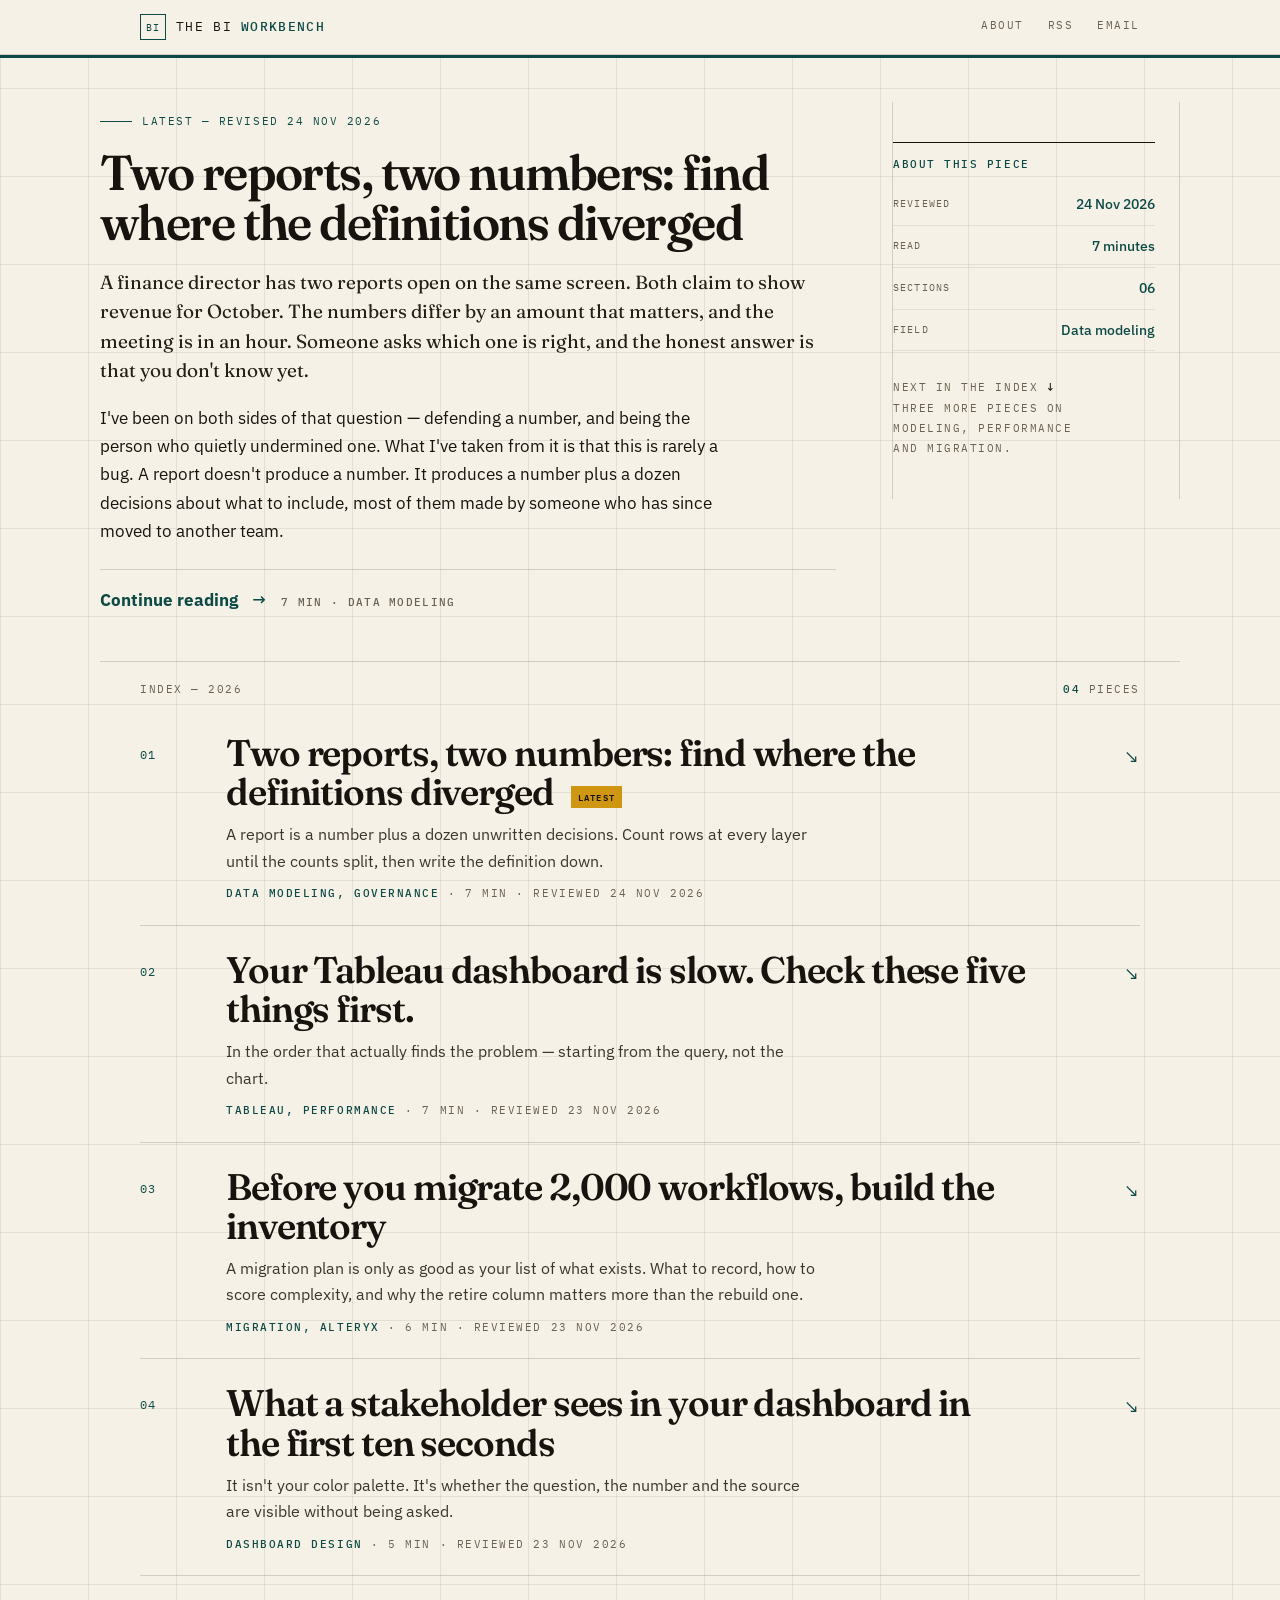
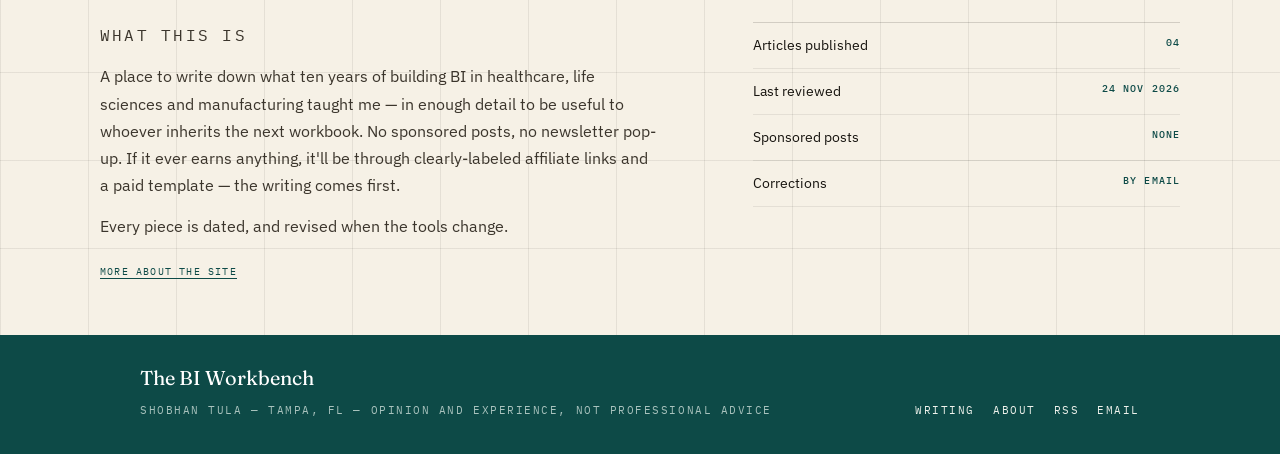
<file: index.html>
<!DOCTYPE html>
<html lang="en">
<head>
  <meta charset="utf-8">
  <meta name="viewport" content="width=device-width, initial-scale=1">
  <title>The BI Workbench — ten years of dashboards, and what actually broke</title>
  <meta name="description" content="Notes on Tableau, data modeling, BI governance and migration work from a developer with ten years in production analytics.">
  <meta name="google-site-verification" content="tCEgdzMNBKSjmA7z3Q3jCD1u356SxkMRoxni_63T9MQ">
  <script type="application/ld+json">{"@context":"https://schema.org","@type":"WebSite","name":"The BI Workbench","url":"https://thebiworkbench.com","description":"Notes on Tableau, data modeling, BI governance and migration work from a developer with ten years in production analytics.","inLanguage":"en","author":{"@type":"Person","name":"Shobhan Tula","url":"https://thebiworkbench.com/about"}}</script>
  <link rel="canonical" href="https://thebiworkbench.com/">
  <link rel="alternate" type="application/rss+xml" title="The BI Workbench" href="/feed.xml">
  <link rel="preconnect" href="https://fonts.googleapis.com">
  <link rel="preconnect" href="https://fonts.gstatic.com" crossorigin>
  <link href="https://fonts.googleapis.com/css2?family=Fraunces:opsz,wght@9..144,400;9..144,600;9..144,700&family=IBM+Plex+Mono:wght@400;500&family=IBM+Plex+Sans:wght@400;500;600&display=swap" rel="stylesheet">
  <link rel="icon" href="/favicon.ico" sizes="any">
  <link rel="icon" href="/assets/icon.svg" type="image/svg+xml">
  <link rel="apple-touch-icon" href="/assets/apple-touch-icon.png">
  <meta property="og:type" content="website">
  <meta property="og:site_name" content="The BI Workbench">
  <meta property="og:title" content="The BI Workbench — ten years of dashboards, and what actually broke">
  <meta property="og:description" content="Notes on Tableau, data modeling, BI governance and migration work from a developer with ten years in production analytics.">
  <meta property="og:url" content="https://thebiworkbench.com/">
  <meta name="twitter:card" content="summary_large_image">
  <meta name="twitter:title" content="The BI Workbench — ten years of dashboards, and what actually broke">
  <meta name="twitter:description" content="Notes on Tableau, data modeling, BI governance and migration work from a developer with ten years in production analytics.">
  <meta property="og:image" content="https://thebiworkbench.com/assets/share-card.png">
  <meta property="og:image:width" content="1200">
  <meta property="og:image:height" content="630">
  <meta property="og:image:alt" content="The BI Workbench: ten years of dashboards, and what actually broke.">
  <link rel="stylesheet" href="/assets/style.css?v=6">
</head>
<body data-post="home">
<header class="site-head">
  <div class="inner">
    <a class="lockup" href="/"><span class="mark">BI</span><span class="wordmark">The BI <b>Workbench</b></span></a>
    <nav class="site-nav">
      <a href="/about">About</a>
      <a href="/feed.xml">RSS</a>
      <a href="mailto:tulashobhan@gmail.com">Email</a>
    </nav>
  </div>
</header>
<div class="rule"></div>
<main>
  <section class="wrap opening">
    <div>
      <p class="labeltag mono">Latest — revised 24 Nov 2026</p>
      <h1><a href="/posts/why-two-reports-disagree">Two reports, two numbers: find where the definitions diverged</a></h1>
      <p class="lede">A finance director has two reports open on the same screen. Both claim to show revenue for October. The numbers differ by an amount that matters, and the meeting is in an hour. Someone asks which one is right, and the honest answer is that you don't know yet.</p>
      <div class="prose">
        <p>I've been on both sides of that question — defending a number, and being the person who quietly undermined one. What I've taken from it is that this is rarely a bug. A report doesn't produce a number. It produces a number plus a dozen decisions about what to include, most of them made by someone who has since moved to another team.</p>
      </div>
      <a class="continue" href="/posts/why-two-reports-disagree"><b>Continue reading</b> <span aria-hidden="true">→</span> <span class="mid">7 min · Data modeling</span></a>
    </div>

    <aside class="rail">
      <div class="box">
        <h2>About this piece</h2>
        <div class="spec-row"><span>Reviewed</span><b>24 Nov 2026</b></div>
        <div class="spec-row"><span>Read</span><b>7 minutes</b></div>
        <div class="spec-row"><span>Sections</span><b>06</b></div>
        <div class="spec-row"><span>Field</span><b>Data modeling</b></div>
      </div>
      <p class="next mono">Next in the index <b>↓</b><br>Three more pieces on<br>modeling, performance<br>and migration.</p>
    </aside>
  </section>

  <section class="wrap contents">
    <div class="contents-head mono">
      <span>Index — 2026</span>
      <span><b>04</b> pieces</span>
    </div>

    <a class="entry" href="/posts/why-two-reports-disagree">
      <span class="n">01</span>
      <div>
        <h2>Two reports, two numbers: find where the definitions diverged <span class="here-tag">Latest</span></h2>
        <p class="summary">A report is a number plus a dozen unwritten decisions. Count rows at every layer until the counts split, then write the definition down.</p>
        <p class="meta mono"><b>Data modeling, Governance</b> · 7 min · Reviewed 24 Nov 2026</p>
      </div>
      <span class="arrow" aria-hidden="true">↘</span>
    </a>

    <a class="entry" href="/posts/tableau-performance">
      <span class="n">02</span>
      <div>
        <h2>Your Tableau dashboard is slow. Check these five things first.</h2>
        <p class="summary">In the order that actually finds the problem — starting from the query, not the chart.</p>
        <p class="meta mono"><b>Tableau, performance</b> · 7 min · Reviewed 23 Nov 2026</p>
      </div>
      <span class="arrow" aria-hidden="true">↘</span>
    </a>

    <a class="entry" href="/posts/workflow-migration-audit">
      <span class="n">03</span>
      <div>
        <h2>Before you migrate 2,000 workflows, build the inventory</h2>
        <p class="summary">A migration plan is only as good as your list of what exists. What to record, how to score complexity, and why the retire column matters more than the rebuild one.</p>
        <p class="meta mono"><b>Migration, Alteryx</b> · 6 min · Reviewed 23 Nov 2026</p>
      </div>
      <span class="arrow" aria-hidden="true">↘</span>
    </a>

    <a class="entry" href="/posts/dashboard-first-ten-seconds">
      <span class="n">04</span>
      <div>
        <h2>What a stakeholder sees in your dashboard in the first ten seconds</h2>
        <p class="summary">It isn't your color palette. It's whether the question, the number and the source are visible without being asked.</p>
        <p class="meta mono"><b>Dashboard design</b> · 5 min · Reviewed 23 Nov 2026</p>
      </div>
      <span class="arrow" aria-hidden="true">↘</span>
    </a>
  </section>

  <section class="wrap about">
    <div class="blurb">
      <p class="label mono">What this is</p>
      <p>A place to write down what ten years of building BI in healthcare, life sciences and manufacturing taught me — in enough detail to be useful to whoever inherits the next workbook. No sponsored posts, no newsletter pop-up. If it ever earns anything, it'll be through clearly-labeled affiliate links and a paid template — the writing comes first.</p>
      <p>Every piece is dated, and revised when the tools change.</p>
      <a class="more" href="/about">More about the site</a>
    </div>
    <ul class="spec-mini">
      <li><span>Articles published</span><b>04</b></li>
      <li><span>Last reviewed</span><b>24 Nov 2026</b></li>
      <li><span>Sponsored posts</span><b>None</b></li>
      <li><span>Corrections</span><b>By email</b></li>
    </ul>
  </section>
</main>

<footer class="site-foot">
  <div class="inner">
    <div>
      <p class="big">The BI Workbench</p>
      <p class="mono">Shobhan Tula — Tampa, FL — Opinion and experience, not professional advice</p>
    </div>
    <nav class="mono">
      <a href="/">Writing</a>
      <a href="/about">About</a>
      <a href="/feed.xml">RSS</a>
      <a href="mailto:tulashobhan@gmail.com">Email</a>
    </nav>
  </div>
</footer>
</body>
</html>
</file>
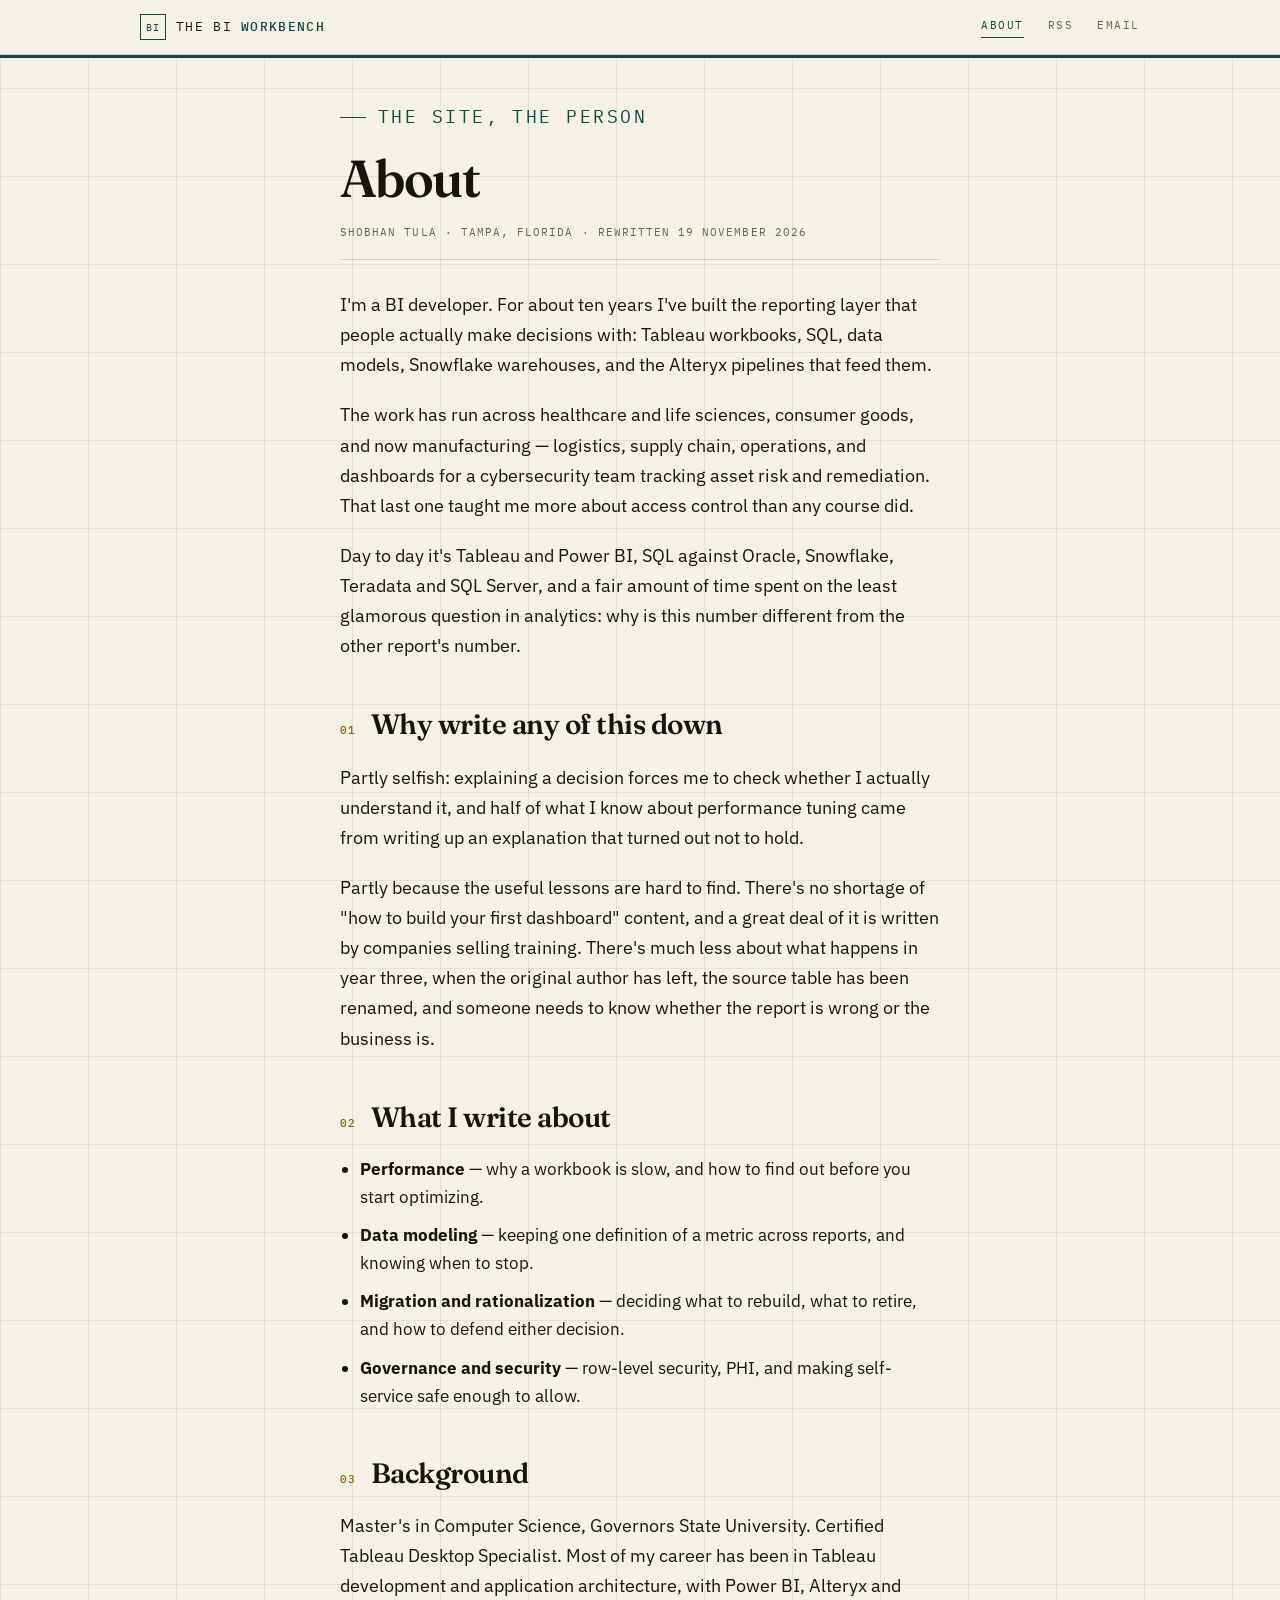
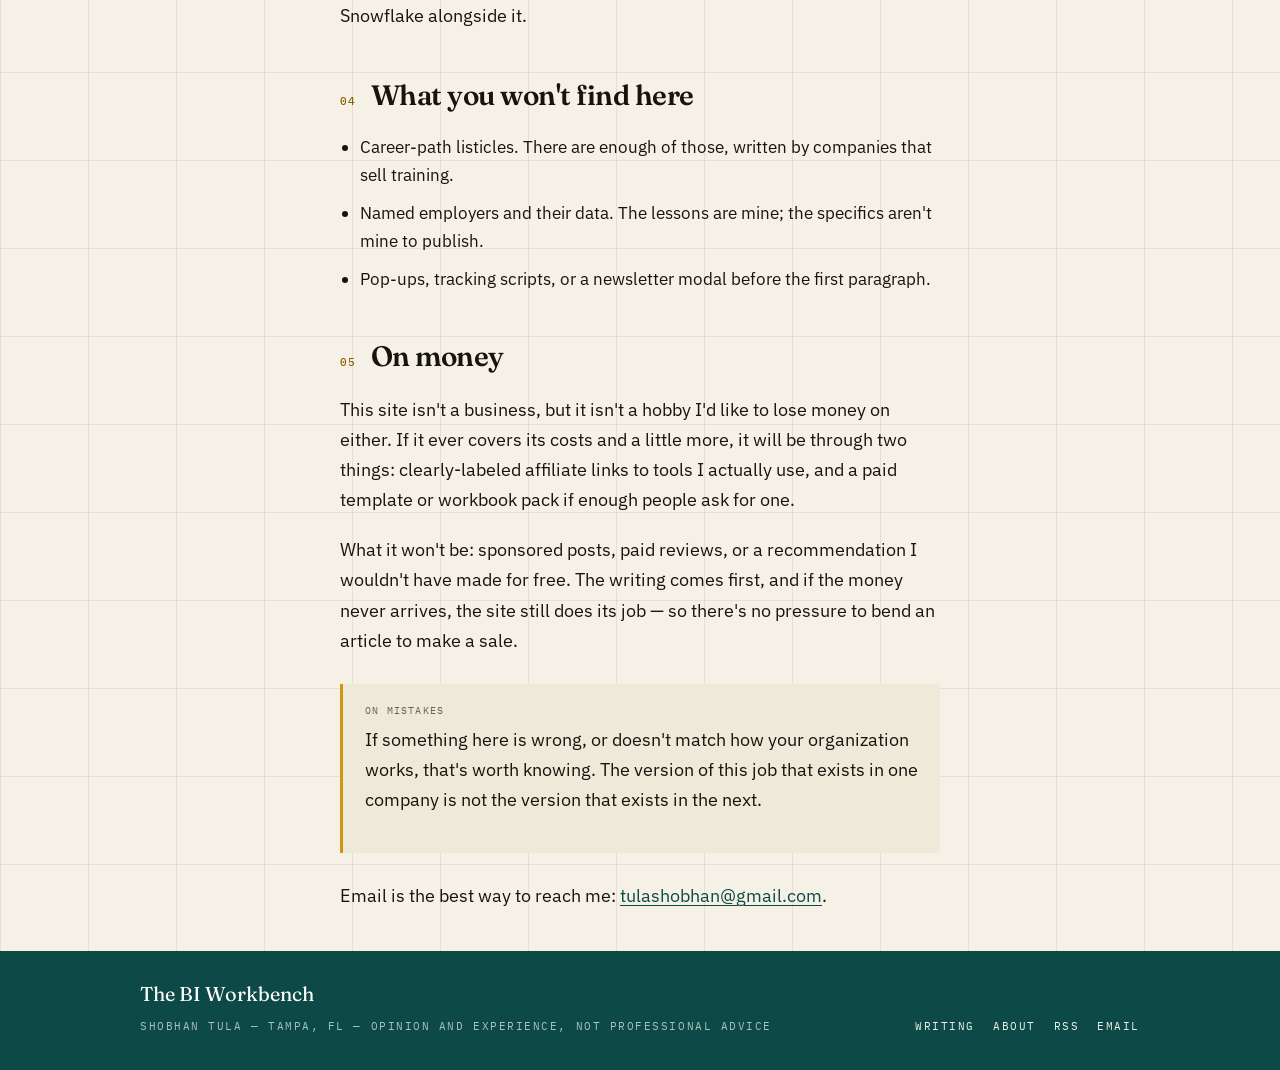
<file: about.html>
<!DOCTYPE html>
<html lang="en">
<head>
  <meta charset="utf-8">
  <meta name="viewport" content="width=device-width, initial-scale=1">
  <title>About — The BI Workbench</title>
  <meta name="description" content="Shobhan Tula, BI developer: ten years of Tableau, SQL and data pipelines, and why this site exists.">
  <script type="application/ld+json">{"@context":"https://schema.org","@type":"AboutPage","name":"About \u2014 The BI Workbench","url":"https://thebiworkbench.com/about","mainEntity":{"@type":"Person","name":"Shobhan Tula","jobTitle":"BI developer","email":"mailto:tulashobhan@gmail.com"}}</script>
  <link rel="canonical" href="https://thebiworkbench.com/about">
  <link rel="alternate" type="application/rss+xml" title="The BI Workbench" href="/feed.xml">
  <link rel="preconnect" href="https://fonts.googleapis.com">
  <link rel="preconnect" href="https://fonts.gstatic.com" crossorigin>
  <link href="https://fonts.googleapis.com/css2?family=Fraunces:opsz,wght@9..144,400;9..144,600;9..144,700&family=IBM+Plex+Mono:wght@400;500&family=IBM+Plex+Sans:wght@400;500;600&display=swap" rel="stylesheet">
  <link rel="icon" href="/favicon.ico" sizes="any">
  <link rel="icon" href="/assets/icon.svg" type="image/svg+xml">
  <link rel="apple-touch-icon" href="/assets/apple-touch-icon.png">
  <meta property="og:type" content="website">
  <meta property="og:site_name" content="The BI Workbench">
  <meta property="og:title" content="About — The BI Workbench">
  <meta property="og:description" content="Shobhan Tula, BI developer: ten years of Tableau, SQL and data pipelines, and why this site exists.">
  <meta property="og:url" content="https://thebiworkbench.com/about">
  <meta name="twitter:card" content="summary_large_image">
  <meta name="twitter:title" content="About — The BI Workbench">
  <meta name="twitter:description" content="Shobhan Tula, BI developer: ten years of Tableau, SQL and data pipelines, and why this site exists.">
  <meta property="og:image" content="https://thebiworkbench.com/assets/share-card.png">
  <meta property="og:image:width" content="1200">
  <meta property="og:image:height" content="630">
  <meta property="og:image:alt" content="The BI Workbench: ten years of dashboards, and what actually broke.">
  <link rel="stylesheet" href="/assets/style.css?v=6">
</head>
<body>
<header class="site-head">
  <div class="inner">
    <a class="lockup" href="/"><span class="mark">BI</span><span class="wordmark">The BI <b>Workbench</b></span></a>
    <nav class="site-nav">
      <a href="/about" aria-current="page">About</a>
      <a href="/feed.xml">RSS</a>
      <a href="mailto:tulashobhan@gmail.com">Email</a>
    </nav>
  </div>
</header>
<div class="rule"></div>
<article class="page-body">
    <p class="kicker mono">The site, the person</p>
    <h1>About</h1>
    <p class="post-meta">Shobhan Tula &middot; Tampa, Florida &middot; Rewritten 19 November 2026</p>

<p>I'm a BI developer. For about ten years I've built the reporting layer that people actually make decisions with: Tableau workbooks, SQL, data models, Snowflake warehouses, and the Alteryx pipelines that feed them.</p>

  <p>The work has run across healthcare and life sciences, consumer goods, and now manufacturing — logistics, supply chain, operations, and dashboards for a cybersecurity team tracking asset risk and remediation. That last one taught me more about access control than any course did.</p>

  <p>Day to day it's Tableau and Power BI, SQL against Oracle, Snowflake, Teradata and SQL Server, and a fair amount of time spent on the least glamorous question in analytics: why is this number different from the other report's number.</p>

<h2><span class="num">01</span>Why write any of this down</h2>

<p>Partly selfish: explaining a decision forces me to check whether I actually understand it, and half of what I know about performance tuning came from writing up an explanation that turned out not to hold.</p>

  <p>Partly because the useful lessons are hard to find. There's no shortage of "how to build your first dashboard" content, and a great deal of it is written by companies selling training. There's much less about what happens in year three, when the original author has left, the source table has been renamed, and someone needs to know whether the report is wrong or the business is.</p>

<h2><span class="num">02</span>What I write about</h2>

<ul>
    <li><strong>Performance</strong> — why a workbook is slow, and how to find out before you start optimizing.</li>
    <li><strong>Data modeling</strong> — keeping one definition of a metric across reports, and knowing when to stop.</li>
    <li><strong>Migration and rationalization</strong> — deciding what to rebuild, what to retire, and how to defend either decision.</li>
    <li><strong>Governance and security</strong> — row-level security, PHI, and making self-service safe enough to allow.</li>
  </ul>

<h2><span class="num">03</span>Background</h2>

<p>Master's in Computer Science, Governors State University. Certified Tableau Desktop Specialist. Most of my career has been in Tableau development and application architecture, with Power BI, Alteryx and Snowflake alongside it.</p>

<h2><span class="num">04</span>What you won't find here</h2>

<ul>
    <li>Career-path listicles. There are enough of those, written by companies that sell training.</li>
    <li>Named employers and their data. The lessons are mine; the specifics aren't mine to publish.</li>
    <li>Pop-ups, tracking scripts, or a newsletter modal before the first paragraph.</li>
  </ul>

<h2><span class="num">05</span>On money</h2>

<p>This site isn't a business, but it isn't a hobby I'd like to lose money on either. If it ever covers its costs and a little more, it will be through two things: clearly-labeled affiliate links to tools I actually use, and a paid template or workbook pack if enough people ask for one.</p>

  <p>What it won't be: sponsored posts, paid reviews, or a recommendation I wouldn't have made for free. The writing comes first, and if the money never arrives, the site still does its job — so there's no pressure to bend an article to make a sale.</p>

  <div class="note">
    <span class="note-label">On mistakes</span>
    <p>If something here is wrong, or doesn't match how your organization works, that's worth knowing. The version of this job that exists in one company is not the version that exists in the next.</p>
  </div>

  <p>Email is the best way to reach me: <a href="mailto:tulashobhan@gmail.com">tulashobhan@gmail.com</a>.</p>
  </article>

<footer class="site-foot">
  <div class="inner">
    <div>
      <p class="big">The BI Workbench</p>
      <p class="mono">Shobhan Tula — Tampa, FL — Opinion and experience, not professional advice</p>
    </div>
    <nav class="mono">
      <a href="/">Writing</a>
      <a href="/about">About</a>
      <a href="/feed.xml">RSS</a>
      <a href="mailto:tulashobhan@gmail.com">Email</a>
    </nav>
  </div>
</footer>
</body>
</html>
</file>
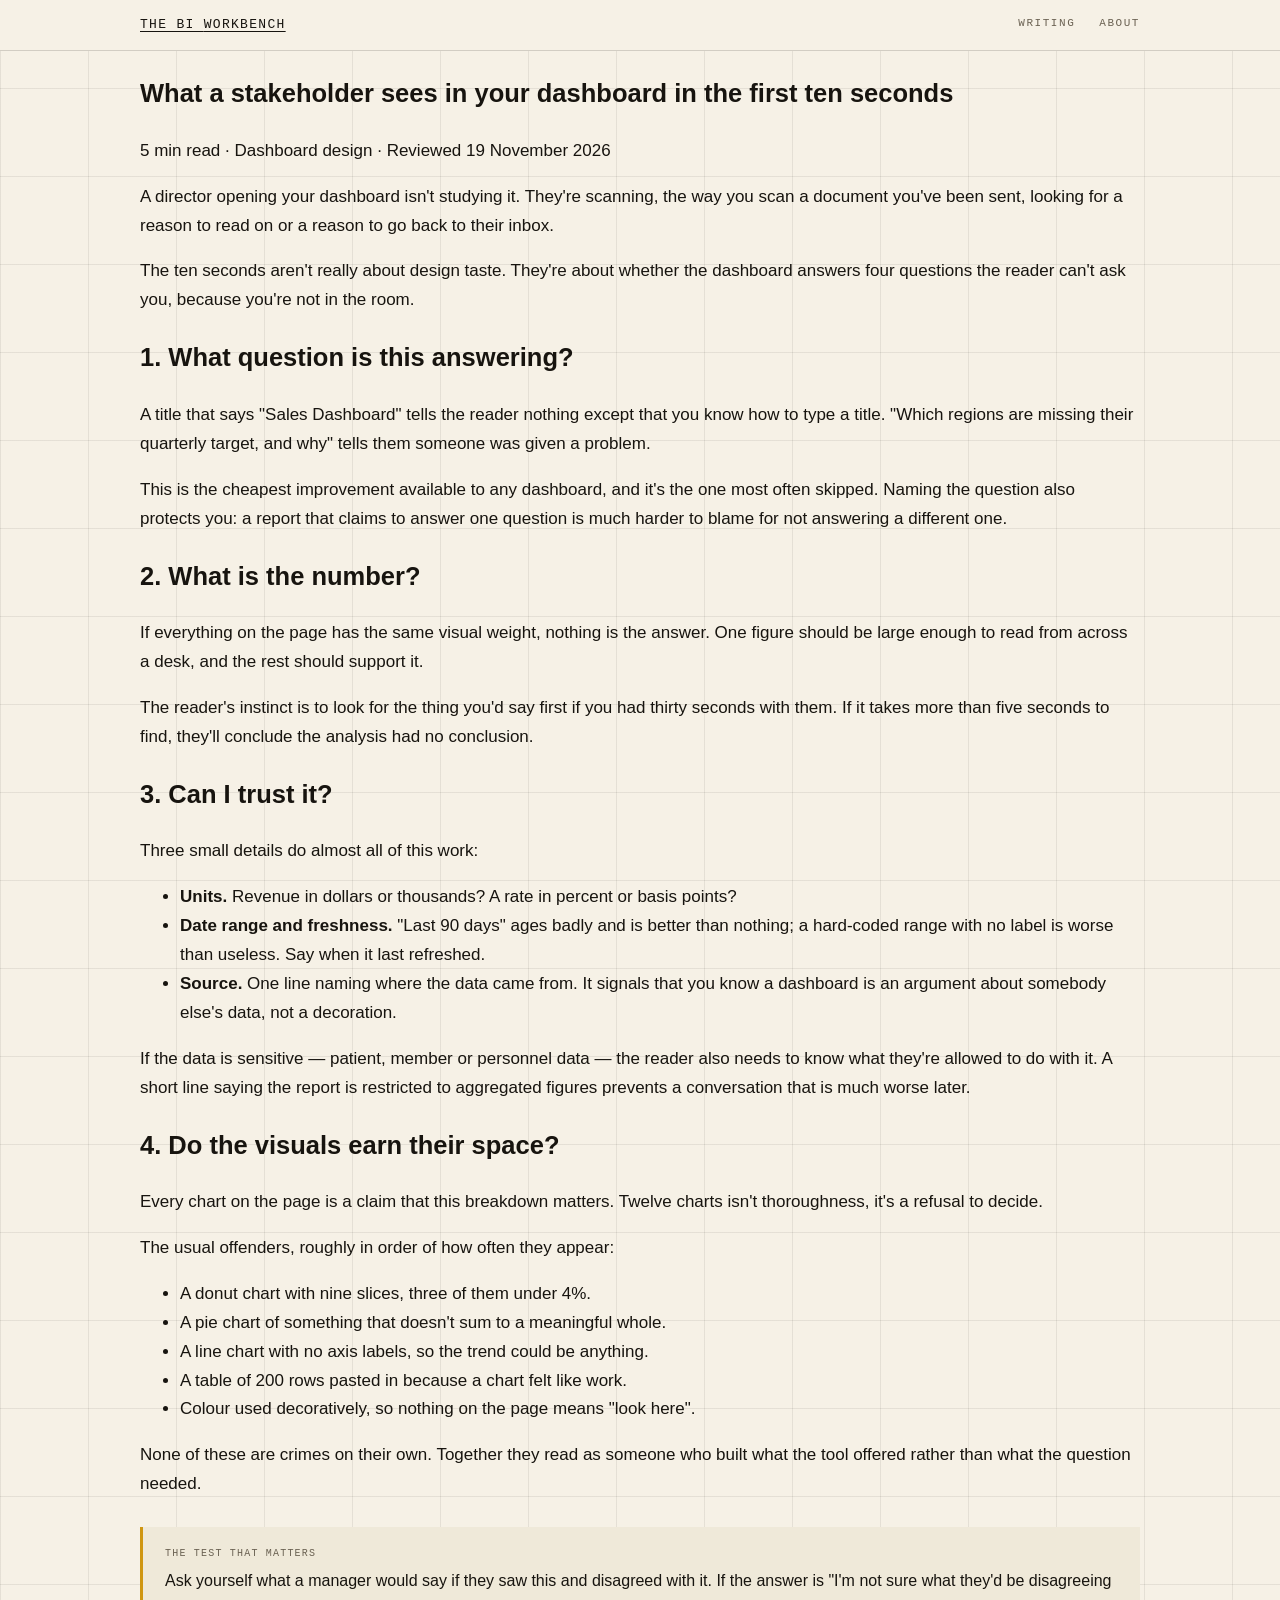
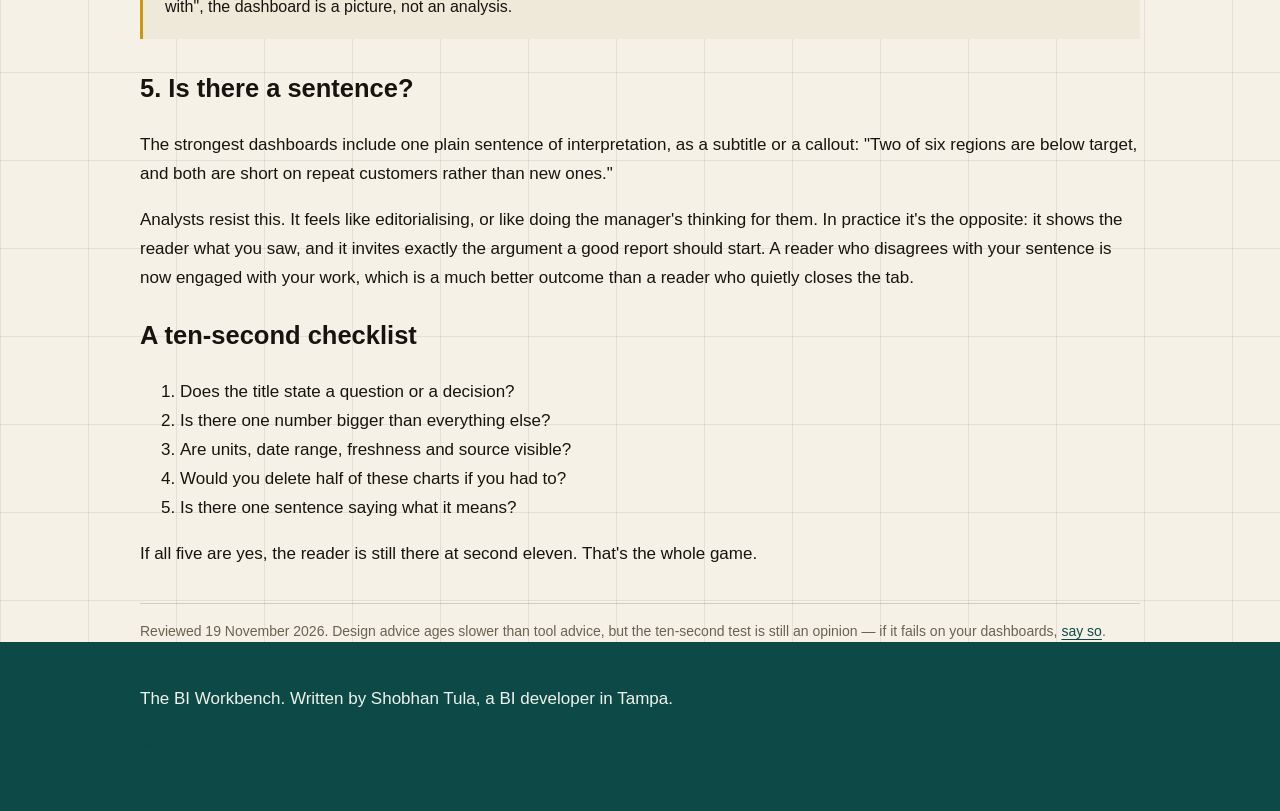
<file: dashboard-first-ten-seconds.html>
<!DOCTYPE html>
<html lang="en">
<head>
  <meta charset="utf-8">
  <meta name="viewport" content="width=device-width, initial-scale=1">
  <title>What a stakeholder sees in your dashboard in the first ten seconds — The BI Workbench</title>
  <meta name="description" content="Five things a reader checks before they read a single chart, and the details that quietly undermine an otherwise good dashboard.">
  <link rel="stylesheet" href="../assets/style.css?v=4">
</head>
<body>

<header class="site-head">
  <div class="inner">
    <a class="wordmark" href="../index.html">The BI <span>Workbench</span></a>
    <nav class="site-nav">
      <a href="../index.html">Writing</a>
      <a href="../about.html">About</a>
    </nav>
  </div>
</header>

<article class="wrap">
  <div class="head">
    <h1>What a stakeholder sees in your dashboard in the first ten seconds</h1>
    <p class="post-meta">5 min read &middot; Dashboard design &middot; Reviewed 19 November 2026</p>
  </div>

  <p>A director opening your dashboard isn't studying it. They're scanning, the way you scan a document you've been sent, looking for a reason to read on or a reason to go back to their inbox.</p>

  <p>The ten seconds aren't really about design taste. They're about whether the dashboard answers four questions the reader can't ask you, because you're not in the room.</p>

  <h2>1. What question is this answering?</h2>

  <p>A title that says "Sales Dashboard" tells the reader nothing except that you know how to type a title. "Which regions are missing their quarterly target, and why" tells them someone was given a problem.</p>

  <p>This is the cheapest improvement available to any dashboard, and it's the one most often skipped. Naming the question also protects you: a report that claims to answer one question is much harder to blame for not answering a different one.</p>

  <h2>2. What is the number?</h2>

  <p>If everything on the page has the same visual weight, nothing is the answer. One figure should be large enough to read from across a desk, and the rest should support it.</p>

  <p>The reader's instinct is to look for the thing you'd say first if you had thirty seconds with them. If it takes more than five seconds to find, they'll conclude the analysis had no conclusion.</p>

  <h2>3. Can I trust it?</h2>

  <p>Three small details do almost all of this work:</p>

  <ul>
    <li><strong>Units.</strong> Revenue in dollars or thousands? A rate in percent or basis points?</li>
    <li><strong>Date range and freshness.</strong> "Last 90 days" ages badly and is better than nothing; a hard-coded range with no label is worse than useless. Say when it last refreshed.</li>
    <li><strong>Source.</strong> One line naming where the data came from. It signals that you know a dashboard is an argument about somebody else's data, not a decoration.</li>
  </ul>

  <p>If the data is sensitive — patient, member or personnel data — the reader also needs to know what they're allowed to do with it. A short line saying the report is restricted to aggregated figures prevents a conversation that is much worse later.</p>

  <h2>4. Do the visuals earn their space?</h2>

  <p>Every chart on the page is a claim that this breakdown matters. Twelve charts isn't thoroughness, it's a refusal to decide.</p>

  <p>The usual offenders, roughly in order of how often they appear:</p>

  <ul>
    <li>A donut chart with nine slices, three of them under 4%.</li>
    <li>A pie chart of something that doesn't sum to a meaningful whole.</li>
    <li>A line chart with no axis labels, so the trend could be anything.</li>
    <li>A table of 200 rows pasted in because a chart felt like work.</li>
    <li>Colour used decoratively, so nothing on the page means "look here".</li>
  </ul>

  <p>None of these are crimes on their own. Together they read as someone who built what the tool offered rather than what the question needed.</p>

  <div class="note">
    <span class="note-label">The test that matters</span>
    <p>Ask yourself what a manager would say if they saw this and disagreed with it. If the answer is "I'm not sure what they'd be disagreeing with", the dashboard is a picture, not an analysis.</p>
  </div>

  <h2>5. Is there a sentence?</h2>

  <p>The strongest dashboards include one plain sentence of interpretation, as a subtitle or a callout: "Two of six regions are below target, and both are short on repeat customers rather than new ones."</p>

  <p>Analysts resist this. It feels like editorialising, or like doing the manager's thinking for them. In practice it's the opposite: it shows the reader what you saw, and it invites exactly the argument a good report should start. A reader who disagrees with your sentence is now engaged with your work, which is a much better outcome than a reader who quietly closes the tab.</p>

  <h2>A ten-second checklist</h2>

  <ol>
    <li>Does the title state a question or a decision?</li>
    <li>Is there one number bigger than everything else?</li>
    <li>Are units, date range, freshness and source visible?</li>
    <li>Would you delete half of these charts if you had to?</li>
    <li>Is there one sentence saying what it means?</li>
  </ol>

  <p>If all five are yes, the reader is still there at second eleven. That's the whole game.</p>
  <p class="review-line">Reviewed 19 November 2026. Design advice ages slower than tool advice, but the ten-second test is still an opinion — if it fails on your dashboards, <a href="mailto:tulashobhan@gmail.com">say so</a>.</p>
</article>

<footer class="site-foot">
  <div class="wrap">
    <p>The BI Workbench. Written by Shobhan Tula, a BI developer in Tampa.</p>
    <p><a href="../index.html">&larr; All writing</a></p>
  </div>
</footer>

</body>
</html>
</file>
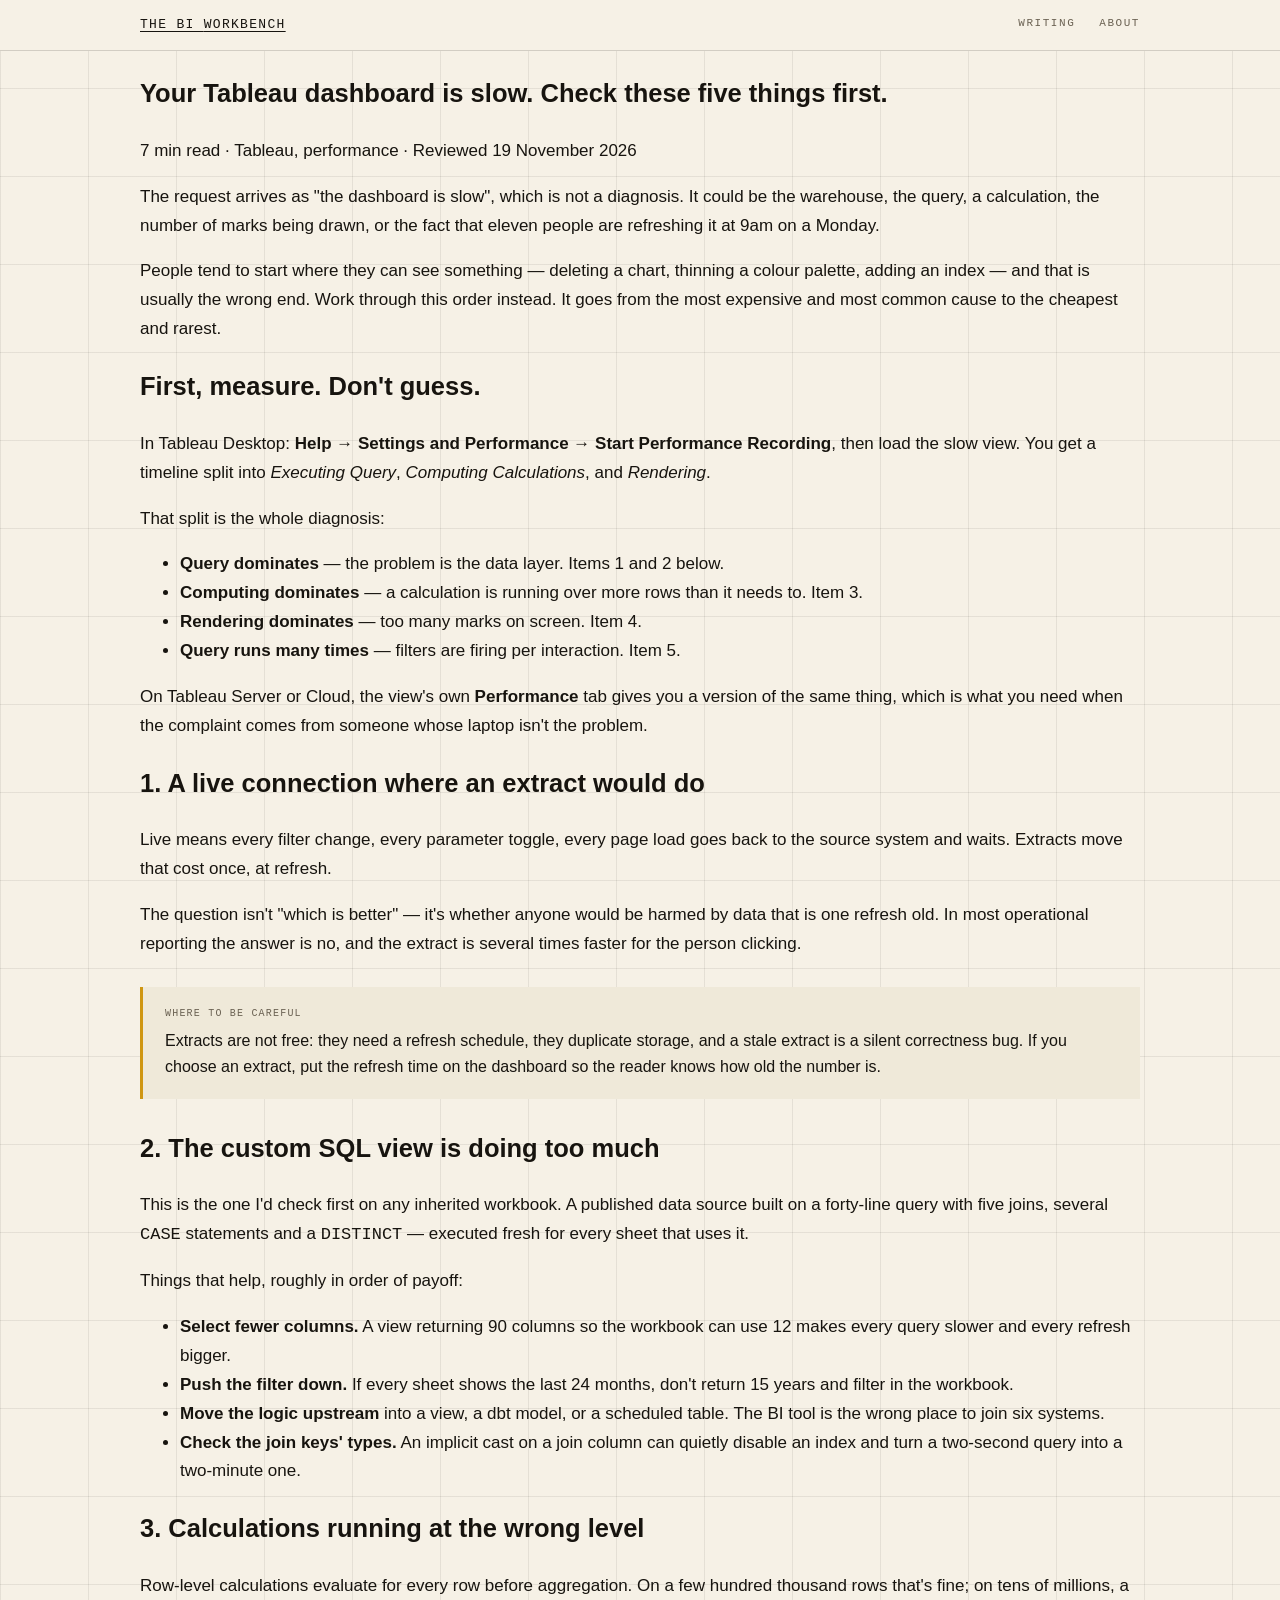
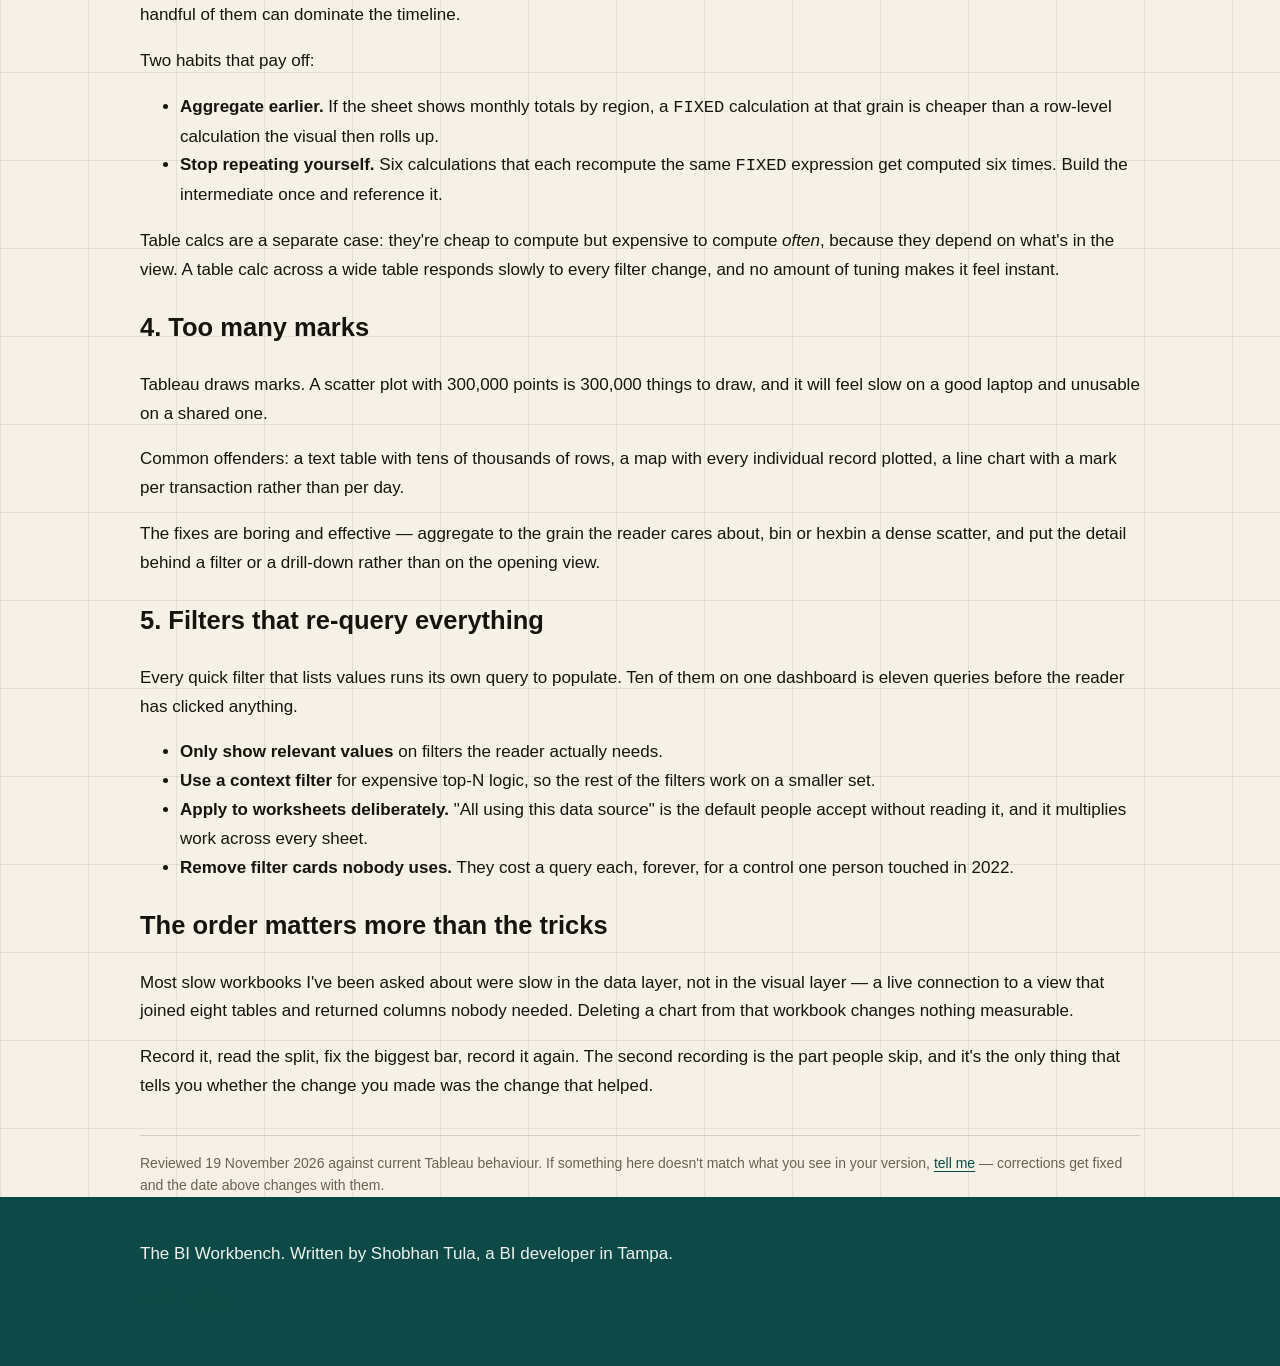
<file: tableau-performance.html>
<!DOCTYPE html>
<html lang="en">
<head>
  <meta charset="utf-8">
  <meta name="viewport" content="width=device-width, initial-scale=1">
  <title>Your Tableau dashboard is slow. Check these five things first. — The BI Workbench</title>
  <meta name="description" content="A practical order of operations for diagnosing a slow Tableau workbook: connection, query, calculations, marks, then filters.">
  <link rel="stylesheet" href="../assets/style.css?v=4">
</head>
<body>

<header class="site-head">
  <div class="inner">
    <a class="wordmark" href="../index.html">The BI <span>Workbench</span></a>
    <nav class="site-nav">
      <a href="../index.html">Writing</a>
      <a href="../about.html">About</a>
    </nav>
  </div>
</header>

<article class="wrap">
  <div class="head">
    <h1>Your Tableau dashboard is slow. Check these five things first.</h1>
    <p class="post-meta">7 min read &middot; Tableau, performance &middot; Reviewed 19 November 2026</p>
  </div>

  <p>The request arrives as "the dashboard is slow", which is not a diagnosis. It could be the warehouse, the query, a calculation, the number of marks being drawn, or the fact that eleven people are refreshing it at 9am on a Monday.</p>

  <p>People tend to start where they can see something — deleting a chart, thinning a colour palette, adding an index — and that is usually the wrong end. Work through this order instead. It goes from the most expensive and most common cause to the cheapest and rarest.</p>

  <h2>First, measure. Don't guess.</h2>

  <p>In Tableau Desktop: <strong>Help &rarr; Settings and Performance &rarr; Start Performance Recording</strong>, then load the slow view. You get a timeline split into <em>Executing Query</em>, <em>Computing Calculations</em>, and <em>Rendering</em>.</p>

  <p>That split is the whole diagnosis:</p>

  <ul>
    <li><strong>Query dominates</strong> — the problem is the data layer. Items 1 and 2 below.</li>
    <li><strong>Computing dominates</strong> — a calculation is running over more rows than it needs to. Item 3.</li>
    <li><strong>Rendering dominates</strong> — too many marks on screen. Item 4.</li>
    <li><strong>Query runs many times</strong> — filters are firing per interaction. Item 5.</li>
  </ul>

  <p>On Tableau Server or Cloud, the view's own <strong>Performance</strong> tab gives you a version of the same thing, which is what you need when the complaint comes from someone whose laptop isn't the problem.</p>

  <h2>1. A live connection where an extract would do</h2>

  <p>Live means every filter change, every parameter toggle, every page load goes back to the source system and waits. Extracts move that cost once, at refresh.</p>

  <p>The question isn't "which is better" — it's whether anyone would be harmed by data that is one refresh old. In most operational reporting the answer is no, and the extract is several times faster for the person clicking.</p>

  <div class="note">
    <span class="note-label">Where to be careful</span>
    <p>Extracts are not free: they need a refresh schedule, they duplicate storage, and a stale extract is a silent correctness bug. If you choose an extract, put the refresh time on the dashboard so the reader knows how old the number is.</p>
  </div>

  <h2>2. The custom SQL view is doing too much</h2>

  <p>This is the one I'd check first on any inherited workbook. A published data source built on a forty-line query with five joins, several <code>CASE</code> statements and a <code>DISTINCT</code> — executed fresh for every sheet that uses it.</p>

  <p>Things that help, roughly in order of payoff:</p>

  <ul>
    <li><strong>Select fewer columns.</strong> A view returning 90 columns so the workbook can use 12 makes every query slower and every refresh bigger.</li>
    <li><strong>Push the filter down.</strong> If every sheet shows the last 24 months, don't return 15 years and filter in the workbook.</li>
    <li><strong>Move the logic upstream</strong> into a view, a dbt model, or a scheduled table. The BI tool is the wrong place to join six systems.</li>
    <li><strong>Check the join keys' types.</strong> An implicit cast on a join column can quietly disable an index and turn a two-second query into a two-minute one.</li>
  </ul>

  <h2>3. Calculations running at the wrong level</h2>

  <p>Row-level calculations evaluate for every row before aggregation. On a few hundred thousand rows that's fine; on tens of millions, a handful of them can dominate the timeline.</p>

  <p>Two habits that pay off:</p>

  <ul>
    <li><strong>Aggregate earlier.</strong> If the sheet shows monthly totals by region, a <code>FIXED</code> calculation at that grain is cheaper than a row-level calculation the visual then rolls up.</li>
    <li><strong>Stop repeating yourself.</strong> Six calculations that each recompute the same <code>FIXED</code> expression get computed six times. Build the intermediate once and reference it.</li>
  </ul>

  <p>Table calcs are a separate case: they're cheap to compute but expensive to compute <em>often</em>, because they depend on what's in the view. A table calc across a wide table responds slowly to every filter change, and no amount of tuning makes it feel instant.</p>

  <h2>4. Too many marks</h2>

  <p>Tableau draws marks. A scatter plot with 300,000 points is 300,000 things to draw, and it will feel slow on a good laptop and unusable on a shared one.</p>

  <p>Common offenders: a text table with tens of thousands of rows, a map with every individual record plotted, a line chart with a mark per transaction rather than per day.</p>

  <p>The fixes are boring and effective — aggregate to the grain the reader cares about, bin or hexbin a dense scatter, and put the detail behind a filter or a drill-down rather than on the opening view.</p>

  <h2>5. Filters that re-query everything</h2>

  <p>Every quick filter that lists values runs its own query to populate. Ten of them on one dashboard is eleven queries before the reader has clicked anything.</p>

  <ul>
    <li><strong>Only show relevant values</strong> on filters the reader actually needs.</li>
    <li><strong>Use a context filter</strong> for expensive top-N logic, so the rest of the filters work on a smaller set.</li>
    <li><strong>Apply to worksheets deliberately.</strong> "All using this data source" is the default people accept without reading it, and it multiplies work across every sheet.</li>
    <li><strong>Remove filter cards nobody uses.</strong> They cost a query each, forever, for a control one person touched in 2022.</li>
  </ul>

  <h2>The order matters more than the tricks</h2>

  <p>Most slow workbooks I've been asked about were slow in the data layer, not in the visual layer — a live connection to a view that joined eight tables and returned columns nobody needed. Deleting a chart from that workbook changes nothing measurable.</p>

  <p>Record it, read the split, fix the biggest bar, record it again. The second recording is the part people skip, and it's the only thing that tells you whether the change you made was the change that helped.</p>
  <p class="review-line">Reviewed 19 November 2026 against current Tableau behaviour. If something here doesn't match what you see in your version, <a href="mailto:tulashobhan@gmail.com">tell me</a> — corrections get fixed and the date above changes with them.</p>
</article>

<footer class="site-foot">
  <div class="wrap">
    <p>The BI Workbench. Written by Shobhan Tula, a BI developer in Tampa.</p>
    <p><a href="../index.html">&larr; All writing</a></p>
  </div>
</footer>

</body>
</html>
</file>
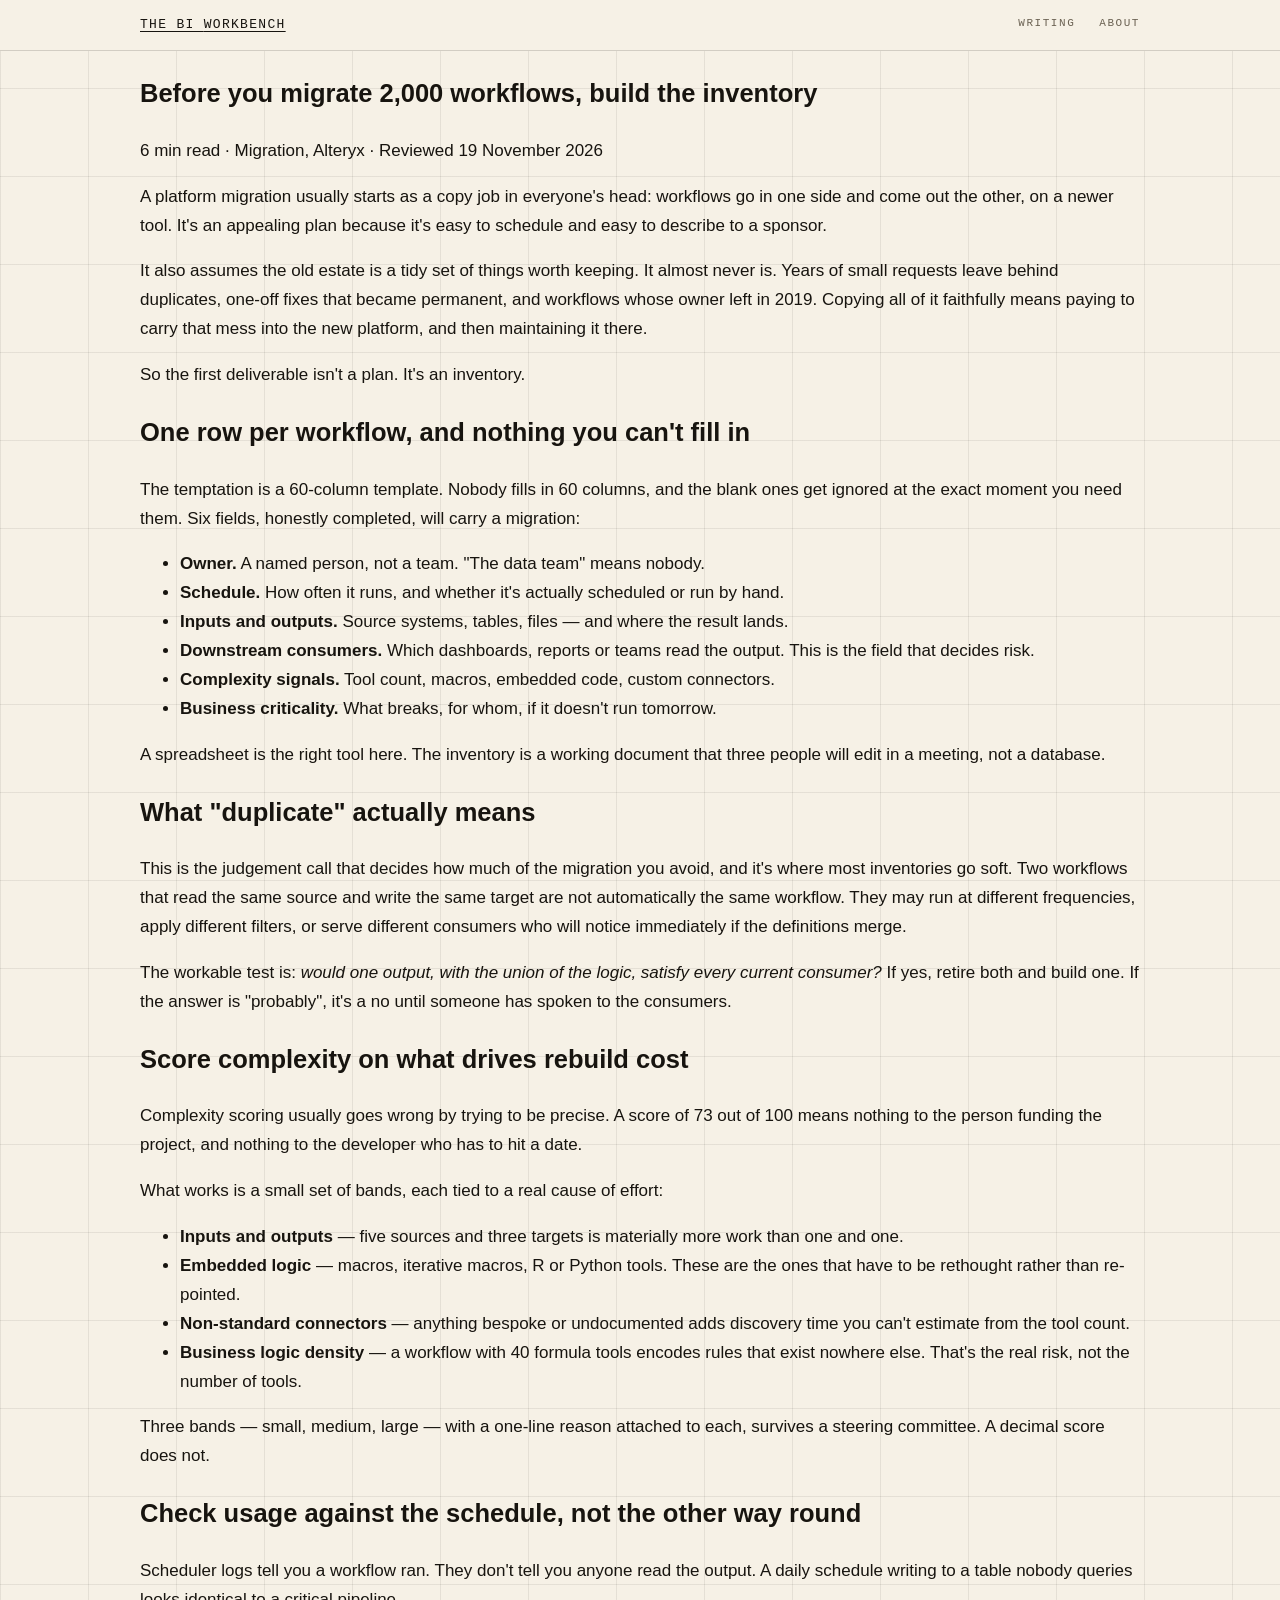
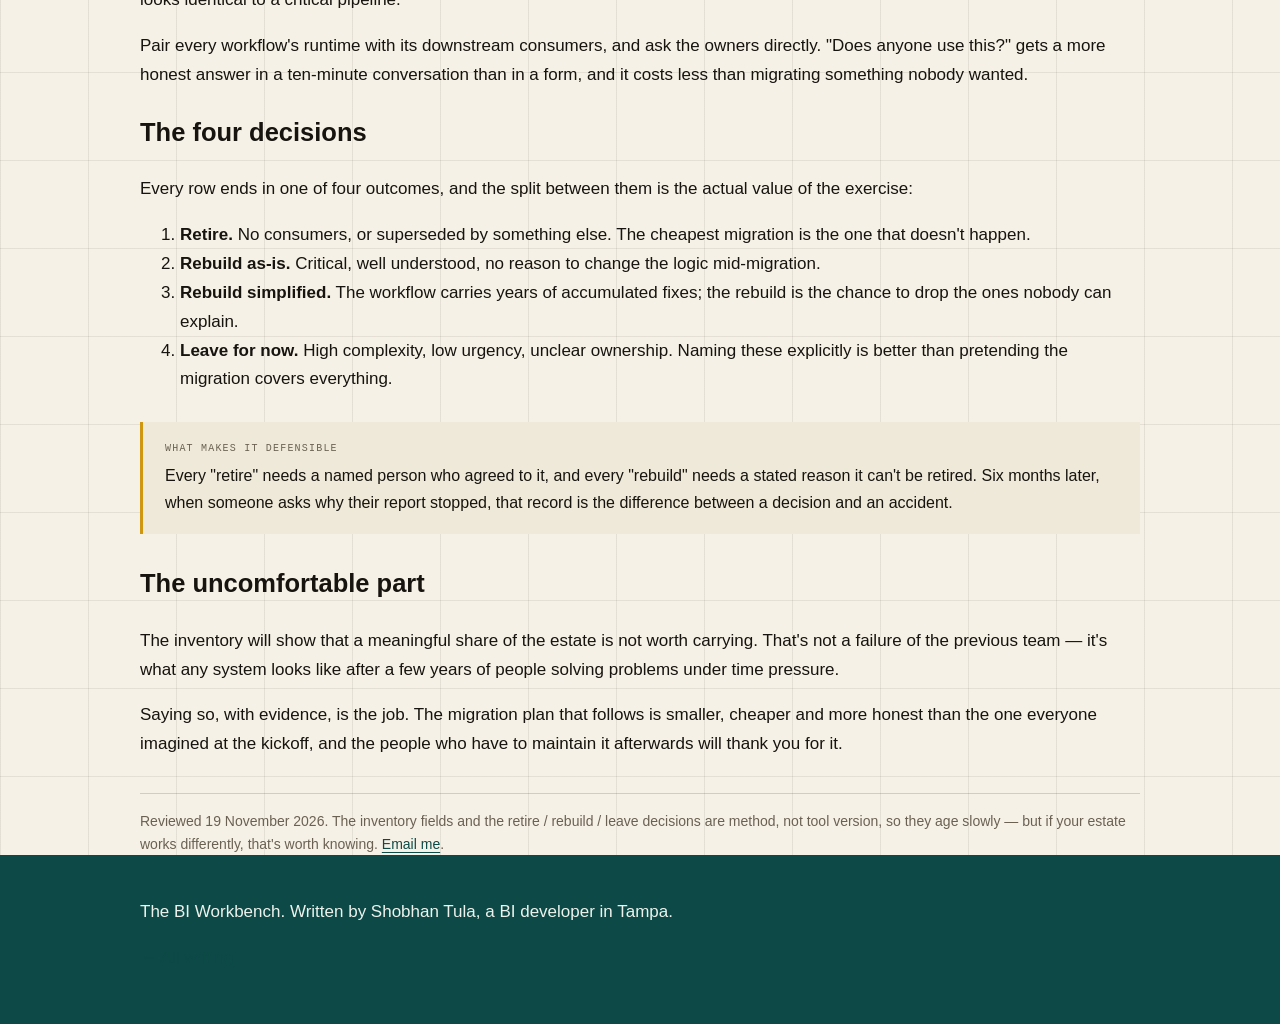
<file: workflow-migration-audit.html>
<!DOCTYPE html>
<html lang="en">
<head>
  <meta charset="utf-8">
  <meta name="viewport" content="width=device-width, initial-scale=1">
  <title>Before you migrate 2,000 workflows, build the inventory — The BI Workbench</title>
  <meta name="description" content="How to inventory and score a large Alteryx or ETL estate before a migration, and why the retire column matters more than the rebuild one.">
  <link rel="stylesheet" href="../assets/style.css?v=4">
</head>
<body>

<header class="site-head">
  <div class="inner">
    <a class="wordmark" href="../index.html">The BI <span>Workbench</span></a>
    <nav class="site-nav">
      <a href="../index.html">Writing</a>
      <a href="../about.html">About</a>
    </nav>
  </div>
</header>

<article class="wrap">
  <div class="head">
    <h1>Before you migrate 2,000 workflows, build the inventory</h1>
    <p class="post-meta">6 min read &middot; Migration, Alteryx &middot; Reviewed 19 November 2026</p>
  </div>

  <p>A platform migration usually starts as a copy job in everyone's head: workflows go in one side and come out the other, on a newer tool. It's an appealing plan because it's easy to schedule and easy to describe to a sponsor.</p>

  <p>It also assumes the old estate is a tidy set of things worth keeping. It almost never is. Years of small requests leave behind duplicates, one-off fixes that became permanent, and workflows whose owner left in 2019. Copying all of it faithfully means paying to carry that mess into the new platform, and then maintaining it there.</p>

  <p>So the first deliverable isn't a plan. It's an inventory.</p>

  <h2>One row per workflow, and nothing you can't fill in</h2>

  <p>The temptation is a 60-column template. Nobody fills in 60 columns, and the blank ones get ignored at the exact moment you need them. Six fields, honestly completed, will carry a migration:</p>

  <ul>
    <li><strong>Owner.</strong> A named person, not a team. "The data team" means nobody.</li>
    <li><strong>Schedule.</strong> How often it runs, and whether it's actually scheduled or run by hand.</li>
    <li><strong>Inputs and outputs.</strong> Source systems, tables, files — and where the result lands.</li>
    <li><strong>Downstream consumers.</strong> Which dashboards, reports or teams read the output. This is the field that decides risk.</li>
    <li><strong>Complexity signals.</strong> Tool count, macros, embedded code, custom connectors.</li>
    <li><strong>Business criticality.</strong> What breaks, for whom, if it doesn't run tomorrow.</li>
  </ul>

  <p>A spreadsheet is the right tool here. The inventory is a working document that three people will edit in a meeting, not a database.</p>

  <h2>What "duplicate" actually means</h2>

  <p>This is the judgement call that decides how much of the migration you avoid, and it's where most inventories go soft. Two workflows that read the same source and write the same target are not automatically the same workflow. They may run at different frequencies, apply different filters, or serve different consumers who will notice immediately if the definitions merge.</p>

  <p>The workable test is: <em>would one output, with the union of the logic, satisfy every current consumer?</em> If yes, retire both and build one. If the answer is "probably", it's a no until someone has spoken to the consumers.</p>

  <h2>Score complexity on what drives rebuild cost</h2>

  <p>Complexity scoring usually goes wrong by trying to be precise. A score of 73 out of 100 means nothing to the person funding the project, and nothing to the developer who has to hit a date.</p>

  <p>What works is a small set of bands, each tied to a real cause of effort:</p>

  <ul>
    <li><strong>Inputs and outputs</strong> — five sources and three targets is materially more work than one and one.</li>
    <li><strong>Embedded logic</strong> — macros, iterative macros, R or Python tools. These are the ones that have to be rethought rather than re-pointed.</li>
    <li><strong>Non-standard connectors</strong> — anything bespoke or undocumented adds discovery time you can't estimate from the tool count.</li>
    <li><strong>Business logic density</strong> — a workflow with 40 formula tools encodes rules that exist nowhere else. That's the real risk, not the number of tools.</li>
  </ul>

  <p>Three bands — small, medium, large — with a one-line reason attached to each, survives a steering committee. A decimal score does not.</p>

  <h2>Check usage against the schedule, not the other way round</h2>

  <p>Scheduler logs tell you a workflow ran. They don't tell you anyone read the output. A daily schedule writing to a table nobody queries looks identical to a critical pipeline.</p>

  <p>Pair every workflow's runtime with its downstream consumers, and ask the owners directly. "Does anyone use this?" gets a more honest answer in a ten-minute conversation than in a form, and it costs less than migrating something nobody wanted.</p>

  <h2>The four decisions</h2>

  <p>Every row ends in one of four outcomes, and the split between them is the actual value of the exercise:</p>

  <ol>
    <li><strong>Retire.</strong> No consumers, or superseded by something else. The cheapest migration is the one that doesn't happen.</li>
    <li><strong>Rebuild as-is.</strong> Critical, well understood, no reason to change the logic mid-migration.</li>
    <li><strong>Rebuild simplified.</strong> The workflow carries years of accumulated fixes; the rebuild is the chance to drop the ones nobody can explain.</li>
    <li><strong>Leave for now.</strong> High complexity, low urgency, unclear ownership. Naming these explicitly is better than pretending the migration covers everything.</li>
  </ol>

  <div class="note">
    <span class="note-label">What makes it defensible</span>
    <p>Every "retire" needs a named person who agreed to it, and every "rebuild" needs a stated reason it can't be retired. Six months later, when someone asks why their report stopped, that record is the difference between a decision and an accident.</p>
  </div>

  <h2>The uncomfortable part</h2>

  <p>The inventory will show that a meaningful share of the estate is not worth carrying. That's not a failure of the previous team — it's what any system looks like after a few years of people solving problems under time pressure.</p>

  <p>Saying so, with evidence, is the job. The migration plan that follows is smaller, cheaper and more honest than the one everyone imagined at the kickoff, and the people who have to maintain it afterwards will thank you for it.</p>
  <p class="review-line">Reviewed 19 November 2026. The inventory fields and the retire / rebuild / leave decisions are method, not tool version, so they age slowly — but if your estate works differently, that's worth knowing. <a href="mailto:tulashobhan@gmail.com">Email me</a>.</p>
</article>

<footer class="site-foot">
  <div class="wrap">
    <p>The BI Workbench. Written by Shobhan Tula, a BI developer in Tampa.</p>
    <p><a href="../index.html">&larr; All writing</a></p>
  </div>
</footer>

</body>
</html>
</file>
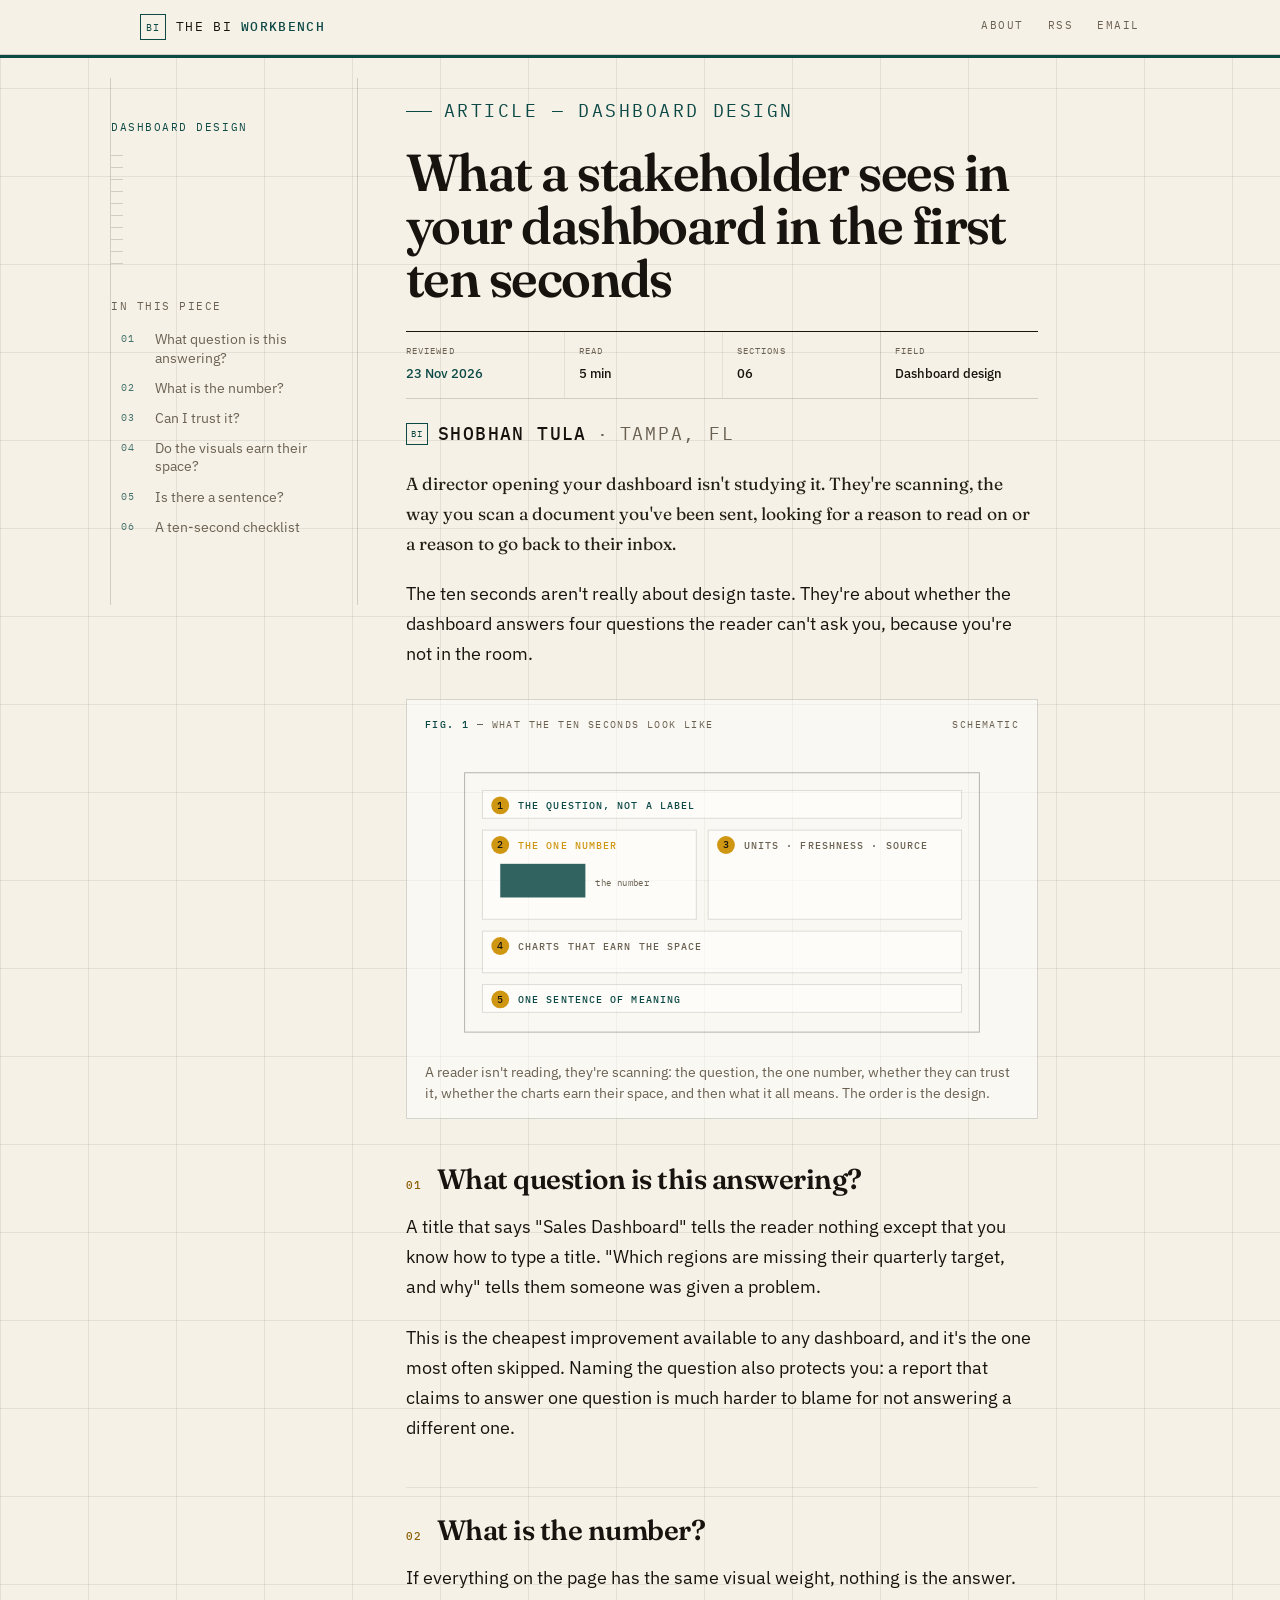
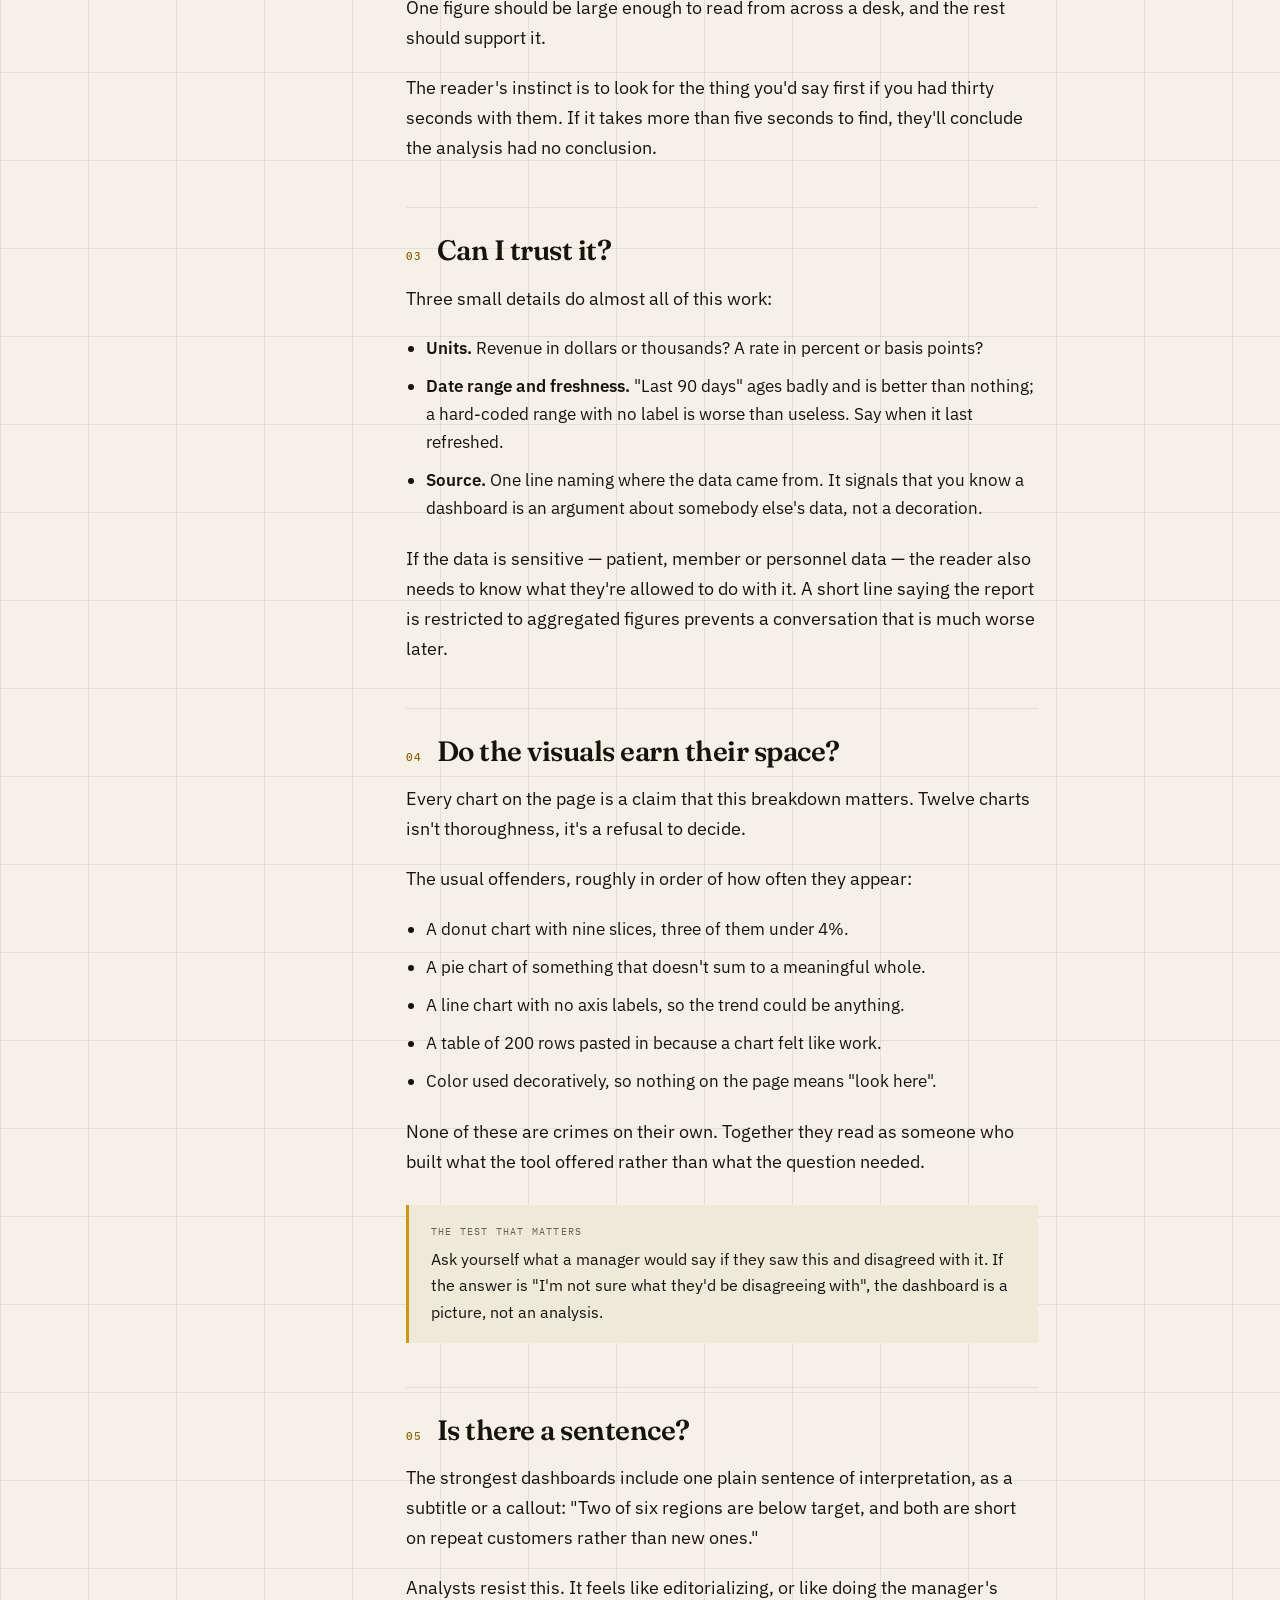
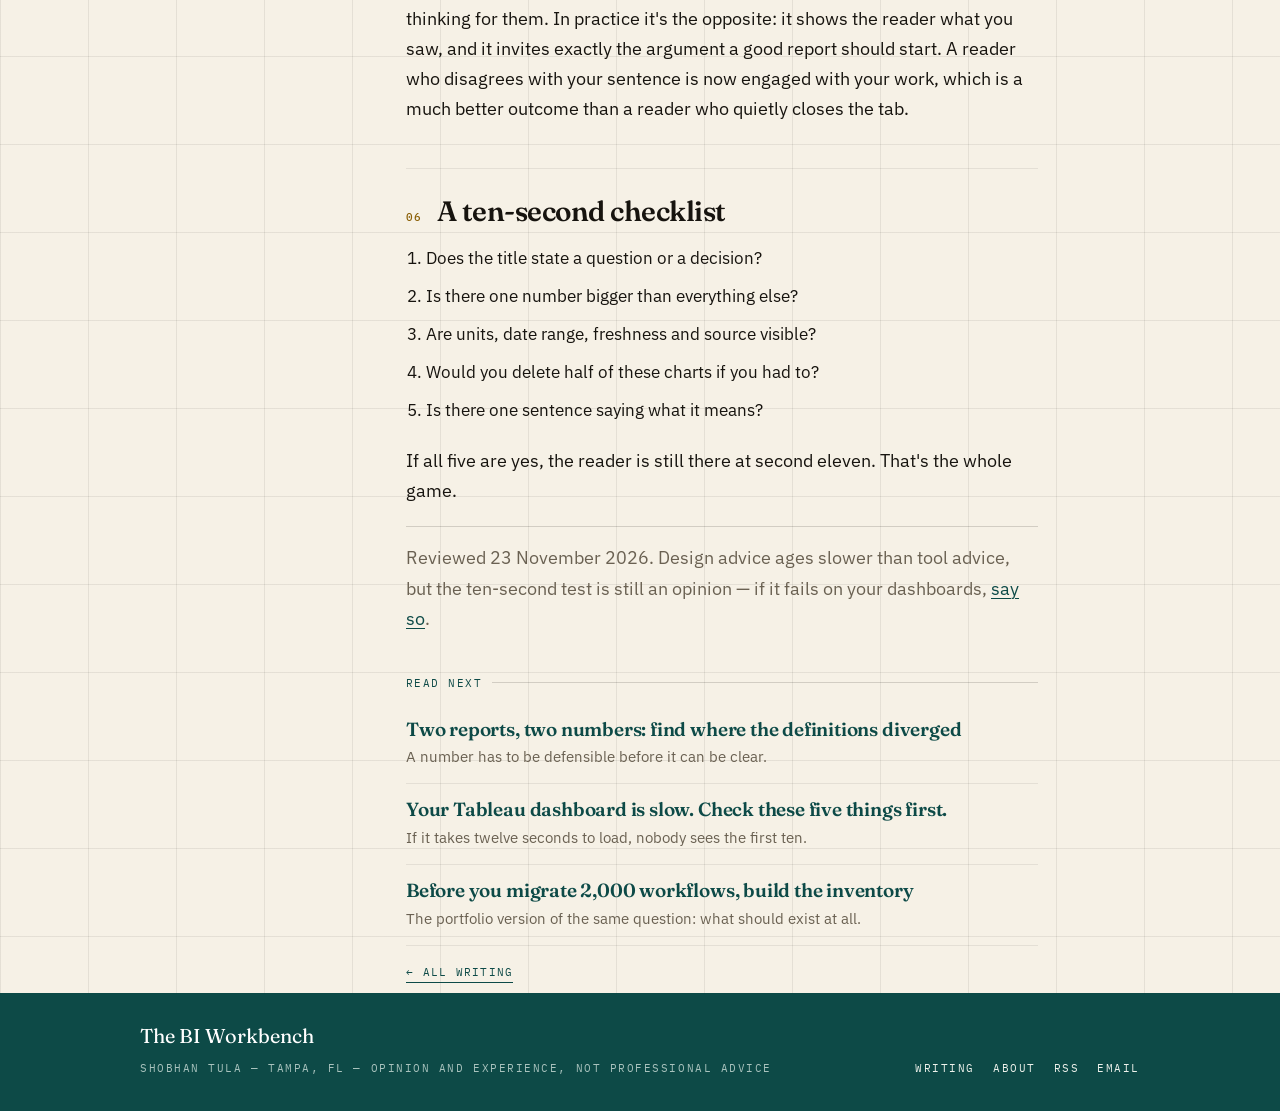
<file: posts/dashboard-first-ten-seconds.html>
<!DOCTYPE html>
<html lang="en">
<head>
  <meta charset="utf-8">
  <meta name="viewport" content="width=device-width, initial-scale=1">
  <title>What a stakeholder sees in your dashboard in the first ten seconds — The BI Workbench</title>
  <meta name="description" content="Five things a reader checks before they read a single chart, and the details that quietly undermine an otherwise good dashboard.">
  <script type="application/ld+json">{"@context":"https://schema.org","@type":"BlogPosting","headline":"What a stakeholder sees in your dashboard in the first ten seconds","description":"Five things a reader checks before they read a single chart, and the details that quietly undermine an otherwise good dashboard.","url":"https://thebiworkbench.com/posts/dashboard-first-ten-seconds","mainEntityOfPage":{"@type":"WebPage","@id":"https://thebiworkbench.com/posts/dashboard-first-ten-seconds"},"dateModified":"2026-11-23","author":{"@type":"Person","name":"Shobhan Tula","url":"https://thebiworkbench.com/about"},"publisher":{"@type":"Organization","name":"The BI Workbench","url":"https://thebiworkbench.com"},"image":"https://thebiworkbench.com/assets/share-card.png","articleSection":"Dashboard design","inLanguage":"en"}</script>
  <link rel="canonical" href="https://thebiworkbench.com/posts/dashboard-first-ten-seconds">
  <link rel="alternate" type="application/rss+xml" title="The BI Workbench" href="/feed.xml">
  <link rel="preconnect" href="https://fonts.googleapis.com">
  <link rel="preconnect" href="https://fonts.gstatic.com" crossorigin>
  <link href="https://fonts.googleapis.com/css2?family=Fraunces:opsz,wght@9..144,400;9..144,600;9..144,700&family=IBM+Plex+Mono:wght@400;500&family=IBM+Plex+Sans:wght@400;500;600&display=swap" rel="stylesheet">
  <link rel="icon" href="/favicon.ico" sizes="any">
  <link rel="icon" href="/assets/icon.svg" type="image/svg+xml">
  <link rel="apple-touch-icon" href="/assets/apple-touch-icon.png">
  <meta property="og:type" content="article">
  <meta property="og:site_name" content="The BI Workbench">
  <meta property="og:title" content="What a stakeholder sees in your dashboard in the first ten seconds — The BI Workbench">
  <meta property="og:description" content="Five things a reader checks before they read a single chart, and the details that quietly undermine an otherwise good dashboard.">
  <meta property="og:url" content="https://thebiworkbench.com/posts/dashboard-first-ten-seconds">
  <meta name="twitter:card" content="summary_large_image">
  <meta name="twitter:title" content="What a stakeholder sees in your dashboard in the first ten seconds — The BI Workbench">
  <meta name="twitter:description" content="Five things a reader checks before they read a single chart, and the details that quietly undermine an otherwise good dashboard.">
  <meta property="og:image" content="https://thebiworkbench.com/assets/og-dashboard-first-ten-seconds.png">
  <meta property="og:image:width" content="1200">
  <meta property="og:image:height" content="630">
  <meta property="og:image:alt" content="The BI Workbench: ten years of dashboards, and what actually broke.">
  <link rel="stylesheet" href="/assets/style.css?v=6">
</head>
<body data-post="dashboard-first-ten-seconds">
<div class="progress" aria-hidden="true"><span></span></div>
<header class="site-head">
  <div class="inner">
    <a class="lockup" href="/"><span class="mark">BI</span><span class="wordmark">The BI <b>Workbench</b></span></a>
    <nav class="site-nav">
      <a href="/about">About</a>
      <a href="/feed.xml">RSS</a>
      <a href="mailto:tulashobhan@gmail.com">Email</a>
    </nav>
  </div>
</header>
<div class="rule"></div>
<article class="post-grid">
    <aside class="rail">
      <p class="mono rail-label">Dashboard design</p>
      <div class="rail-ticks" aria-hidden="true"></div>
      <nav class="toc" aria-label="Contents">
        <p class="mono toc-label">In this piece</p>
        <ol>
          <li><a href="#s1"><span>01</span>What question is this answering?</a></li>
          <li><a href="#s2"><span>02</span>What is the number?</a></li>
          <li><a href="#s3"><span>03</span>Can I trust it?</a></li>
          <li><a href="#s4"><span>04</span>Do the visuals earn their space?</a></li>
          <li><a href="#s5"><span>05</span>Is there a sentence?</a></li>
          <li><a href="#s6"><span>06</span>A ten-second checklist</a></li>
        </ol>
      </nav>
    </aside>

    <div class="post-body">
      <p class="kicker mono">Article — Dashboard design</p>
      <h1>What a stakeholder sees in your dashboard in the first ten seconds</h1>

      <dl class="specs">
        <div><dt>Reviewed</dt><dd class="teal">23 Nov 2026</dd></div>
        <div><dt>Read</dt><dd>5 min</dd></div>
        <div><dt>Sections</dt><dd>06</dd></div>
        <div><dt>Field</dt><dd>Dashboard design</dd></div>
      </dl>

      <p class="byline"><span class="mark">BI</span><b>Shobhan Tula</b><span>·</span><span>Tampa, FL</span></p>

      <p class="lede">A director opening your dashboard isn't studying it. They're scanning, the way you scan a document you've been sent, looking for a reason to read on or a reason to go back to their inbox.</p>

      <details class="toc-mobile">
        <summary>Contents — 06 sections</summary>
        <ol>
          <li><a href="#s1"><span>01</span>What question is this answering?</a></li>
          <li><a href="#s2"><span>02</span>What is the number?</a></li>
          <li><a href="#s3"><span>03</span>Can I trust it?</a></li>
          <li><a href="#s4"><span>04</span>Do the visuals earn their space?</a></li>
          <li><a href="#s5"><span>05</span>Is there a sentence?</a></li>
          <li><a href="#s6"><span>06</span>A ten-second checklist</a></li>
        </ol>
      </details>

<p>The ten seconds aren't really about design taste. They're about whether the dashboard answers four questions the reader can't ask you, because you're not in the room.</p>

      <figure class="fig">
        <p class="fig-label mono"><span><b>Fig. 1</b> — What the ten seconds look like</span><span>Schematic</span></p>
        <svg viewBox="0 0 600 306" role="img" aria-label="A dashboard frame divided into five numbered zones in reading order: the question, the one number, units and freshness and source, the charts, and a closing sentence." font-family="IBM Plex Mono, monospace"><g><rect x="40" y="26" width="520" height="262" fill="none" stroke="rgba(23,20,15,.30)" stroke-width="1"/><rect x="58" y="44" width="484" height="28" fill="rgba(255,255,255,.45)" stroke="rgba(23,20,15,.13)" stroke-width="1"/><circle cx="76" cy="59" r="9" fill="#cf9612"/><text x="76" y="62.5" font-size="10" fill="#17140f" text-anchor="middle" font-weight="500" letter-spacing="0">1</text><text x="94" y="63" font-size="10" fill="#0d4a47" text-anchor="start" font-weight="500" letter-spacing="1.1">THE QUESTION, NOT A LABEL</text><rect x="58" y="84" width="216" height="90" fill="rgba(255,255,255,.45)" stroke="rgba(23,20,15,.13)" stroke-width="1"/><circle cx="76" cy="99" r="9" fill="#cf9612"/><text x="76" y="102.5" font-size="10" fill="#17140f" text-anchor="middle" font-weight="500" letter-spacing="0">2</text><text x="94" y="103" font-size="10" fill="#cf9612" text-anchor="start" font-weight="500" letter-spacing="1.1">THE ONE NUMBER</text><rect x="286" y="84" width="256" height="90" fill="rgba(255,255,255,.45)" stroke="rgba(23,20,15,.13)" stroke-width="1"/><circle cx="304" cy="99" r="9" fill="#cf9612"/><text x="304" y="102.5" font-size="10" fill="#17140f" text-anchor="middle" font-weight="500" letter-spacing="0">3</text><text x="322" y="103" font-size="10" fill="#6a6152" text-anchor="start" font-weight="500" letter-spacing="1.1">UNITS · FRESHNESS · SOURCE</text><rect x="58" y="186" width="484" height="42" fill="rgba(255,255,255,.45)" stroke="rgba(23,20,15,.13)" stroke-width="1"/><circle cx="76" cy="201" r="9" fill="#cf9612"/><text x="76" y="204.5" font-size="10" fill="#17140f" text-anchor="middle" font-weight="500" letter-spacing="0">4</text><text x="94" y="205" font-size="10" fill="#6a6152" text-anchor="start" font-weight="500" letter-spacing="1.1">CHARTS THAT EARN THE SPACE</text><rect x="58" y="240" width="484" height="28" fill="rgba(255,255,255,.45)" stroke="rgba(23,20,15,.13)" stroke-width="1"/><circle cx="76" cy="255" r="9" fill="#cf9612"/><text x="76" y="258.5" font-size="10" fill="#17140f" text-anchor="middle" font-weight="500" letter-spacing="0">5</text><text x="94" y="259" font-size="10" fill="#0d4a47" text-anchor="start" font-weight="500" letter-spacing="1.1">ONE SENTENCE OF MEANING</text><rect x="76" y="118" width="86" height="34" fill="#0d4a47" opacity=".85"/><text x="172" y="140" font-size="9.5" fill="#6a6152" text-anchor="start" font-weight="400" letter-spacing="0.4">the number</text></g></svg>
        <figcaption class="fig-note">A reader isn't reading, they're scanning: the question, the one number, whether they can trust it, whether the charts earn their space, and then what it all means. The order is the design.</figcaption>
      </figure>

      <section id="s1">
        <h2><span class="num">01</span>What question is this answering?</h2>
        <p>A title that says "Sales Dashboard" tells the reader nothing except that you know how to type a title. "Which regions are missing their quarterly target, and why" tells them someone was given a problem.</p>

  <p>This is the cheapest improvement available to any dashboard, and it's the one most often skipped. Naming the question also protects you: a report that claims to answer one question is much harder to blame for not answering a different one.</p>

      </section>

      <section id="s2">
        <h2><span class="num">02</span>What is the number?</h2>
        <p>If everything on the page has the same visual weight, nothing is the answer. One figure should be large enough to read from across a desk, and the rest should support it.</p>

  <p>The reader's instinct is to look for the thing you'd say first if you had thirty seconds with them. If it takes more than five seconds to find, they'll conclude the analysis had no conclusion.</p>

      </section>

      <section id="s3">
        <h2><span class="num">03</span>Can I trust it?</h2>
        <p>Three small details do almost all of this work:</p>

  <ul>
    <li><strong>Units.</strong> Revenue in dollars or thousands? A rate in percent or basis points?</li>
    <li><strong>Date range and freshness.</strong> "Last 90 days" ages badly and is better than nothing; a hard-coded range with no label is worse than useless. Say when it last refreshed.</li>
    <li><strong>Source.</strong> One line naming where the data came from. It signals that you know a dashboard is an argument about somebody else's data, not a decoration.</li>
  </ul>

  <p>If the data is sensitive — patient, member or personnel data — the reader also needs to know what they're allowed to do with it. A short line saying the report is restricted to aggregated figures prevents a conversation that is much worse later.</p>

      </section>

      <section id="s4">
        <h2><span class="num">04</span>Do the visuals earn their space?</h2>
        <p>Every chart on the page is a claim that this breakdown matters. Twelve charts isn't thoroughness, it's a refusal to decide.</p>

  <p>The usual offenders, roughly in order of how often they appear:</p>

  <ul>
    <li>A donut chart with nine slices, three of them under 4%.</li>
    <li>A pie chart of something that doesn't sum to a meaningful whole.</li>
    <li>A line chart with no axis labels, so the trend could be anything.</li>
    <li>A table of 200 rows pasted in because a chart felt like work.</li>
    <li>Color used decoratively, so nothing on the page means "look here".</li>
  </ul>

  <p>None of these are crimes on their own. Together they read as someone who built what the tool offered rather than what the question needed.</p>

  <div class="note">
    <span class="note-label">The test that matters</span>
    <p>Ask yourself what a manager would say if they saw this and disagreed with it. If the answer is "I'm not sure what they'd be disagreeing with", the dashboard is a picture, not an analysis.</p>
  </div>

      </section>

      <section id="s5">
        <h2><span class="num">05</span>Is there a sentence?</h2>
        <p>The strongest dashboards include one plain sentence of interpretation, as a subtitle or a callout: "Two of six regions are below target, and both are short on repeat customers rather than new ones."</p>

  <p>Analysts resist this. It feels like editorializing, or like doing the manager's thinking for them. In practice it's the opposite: it shows the reader what you saw, and it invites exactly the argument a good report should start. A reader who disagrees with your sentence is now engaged with your work, which is a much better outcome than a reader who quietly closes the tab.</p>

      </section>

      <section id="s6">
        <h2><span class="num">06</span>A ten-second checklist</h2>
        <ol>
    <li>Does the title state a question or a decision?</li>
    <li>Is there one number bigger than everything else?</li>
    <li>Are units, date range, freshness and source visible?</li>
    <li>Would you delete half of these charts if you had to?</li>
    <li>Is there one sentence saying what it means?</li>
  </ol>

  <p>If all five are yes, the reader is still there at second eleven. That's the whole game.</p>

      </section>

      <p class="review-line">Reviewed 23 November 2026. Design advice ages slower than tool advice, but the ten-second test is still an opinion — if it fails on your dashboards, <a href="mailto:tulashobhan@gmail.com">say so</a>.</p>

      <div class="read-next">
        <p class="label">Read next</p>
        <ul>
        <li><a href="/posts/why-two-reports-disagree">Two reports, two numbers: find where the definitions diverged</a><span>A number has to be defensible before it can be clear.</span></li>
        <li><a href="/posts/tableau-performance">Your Tableau dashboard is slow. Check these five things first.</a><span>If it takes twelve seconds to load, nobody sees the first ten.</span></li>
        <li><a href="/posts/workflow-migration-audit">Before you migrate 2,000 workflows, build the inventory</a><span>The portfolio version of the same question: what should exist at all.</span></li>
        </ul>
        <a class="all" href="/">&larr; All writing</a>
      </div>
    </div>
  </article>

<footer class="site-foot">
  <div class="inner">
    <div>
      <p class="big">The BI Workbench</p>
      <p class="mono">Shobhan Tula — Tampa, FL — Opinion and experience, not professional advice</p>
    </div>
    <nav class="mono">
      <a href="/">Writing</a>
      <a href="/about">About</a>
      <a href="/feed.xml">RSS</a>
      <a href="mailto:tulashobhan@gmail.com">Email</a>
    </nav>
  </div>
</footer>
<script>
(function () {
  var bar = document.querySelector('.progress span');
  function paint() {
    if (!bar) return;
    var root = document.documentElement;
    var max = root.scrollHeight - root.clientHeight;
    bar.style.transform = 'scaleX(' + (max > 0 ? Math.min(1, root.scrollTop / max) : 0) + ')';
  }
  window.addEventListener('scroll', paint, { passive: true });
  window.addEventListener('resize', paint);
  paint();

  var links = [].slice.call(document.querySelectorAll('.toc a'));
  var targets = links.map(function (a) {
    return document.getElementById(a.getAttribute('href').slice(1));
  });
  if (links.length && 'IntersectionObserver' in window) {
    var seen = [];
    var io = new IntersectionObserver(function (entries) {
      entries.forEach(function (e) {
        var i = targets.indexOf(e.target);
        if (i < 0) return;
        if (e.isIntersecting) {
          if (seen.indexOf(i) < 0) seen.push(i);
        } else {
          seen = seen.filter(function (n) { return n !== i; });
        }
      });
      var active = seen.length ? Math.min.apply(null, seen) : -1;
      links.forEach(function (a, i) { a.classList.toggle('on', i === active); });
    }, { rootMargin: '-80px 0px -60% 0px', threshold: 0 });
    targets.forEach(function (t) { if (t) io.observe(t); });
  }

  var post = document.body.getAttribute('data-post');
  var ticks = [].slice.call(document.querySelectorAll('.tick'));
  if (!post || !ticks.length) return;
  var key = 'biwb-checks-' + post;
  var count = document.querySelector('[data-tick-count]');
  function load() {
    try { return JSON.parse(localStorage.getItem(key) || '[]'); } catch (e) { return []; }
  }
  function save(v) {
    try { localStorage.setItem(key, JSON.stringify(v)); } catch (e) {}
  }
  function paintTicks() {
    var done = load();
    ticks.forEach(function (b) {
      var on = done.indexOf(b.getAttribute('data-id')) > -1;
      b.classList.toggle('done', on);
      b.setAttribute('aria-pressed', on ? 'true' : 'false');
      b.parentNode.parentNode.classList.toggle('done', on);
    });
    if (count) count.textContent = done.length + ' of ' + ticks.length;
  }
  ticks.forEach(function (b) {
    b.addEventListener('click', function () {
      var done = load();
      var id = b.getAttribute('data-id');
      var at = done.indexOf(id);
      if (at > -1) { done.splice(at, 1); } else { done.push(id); }
      save(done);
      paintTicks();
    });
  });
  paintTicks();
})();
</script>
</body>
</html>
</file>
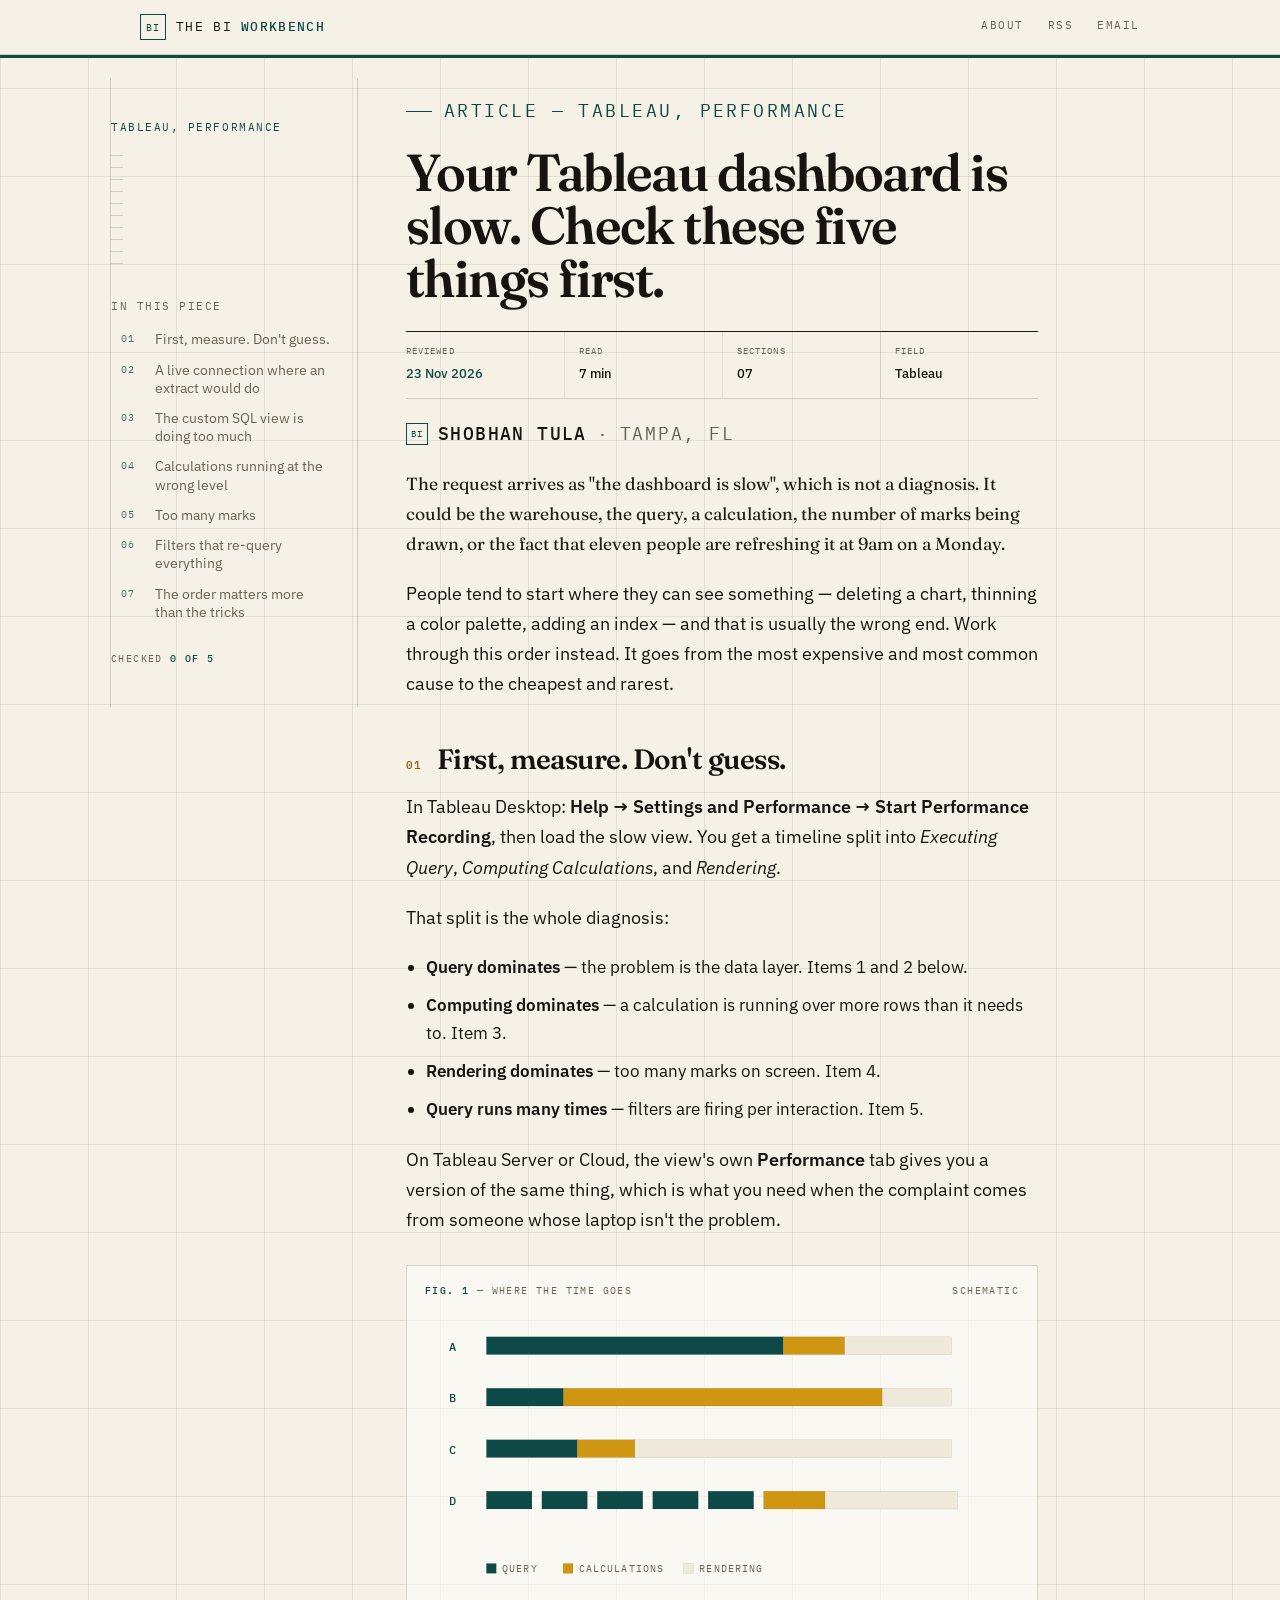
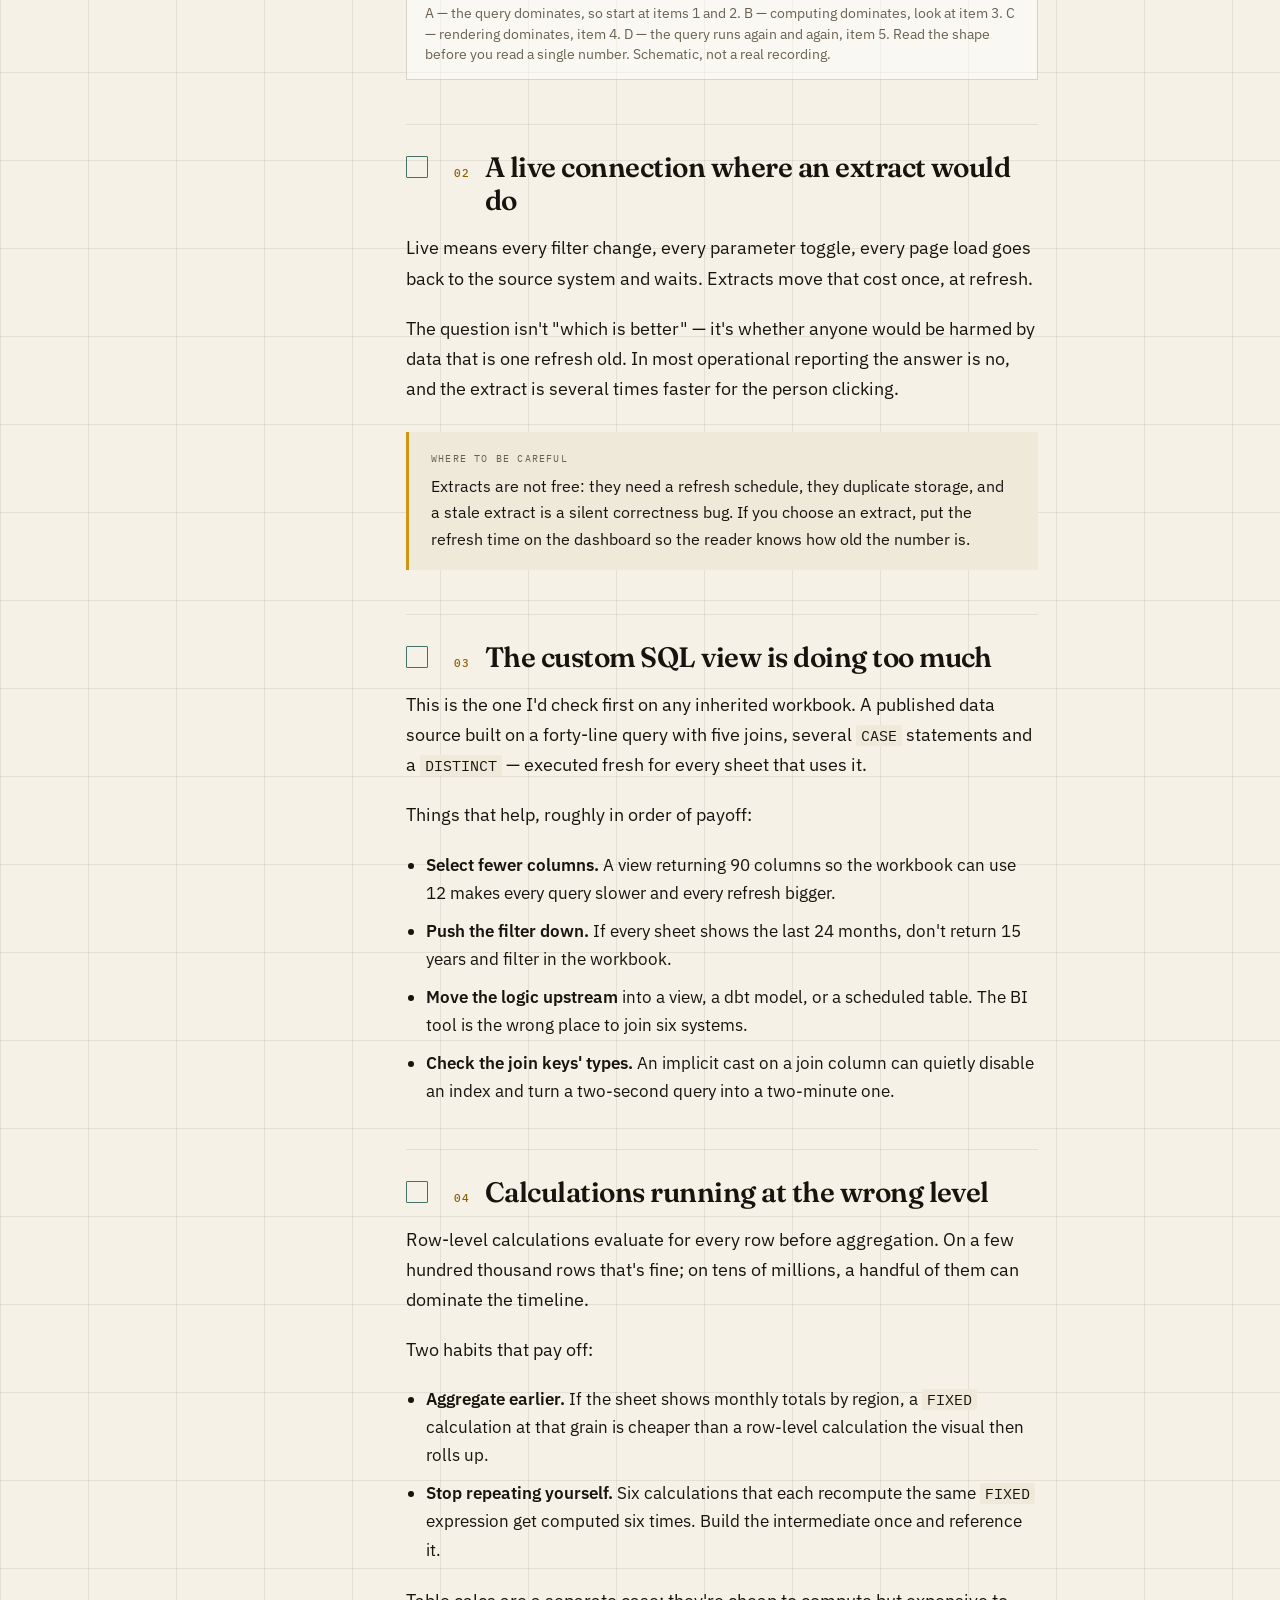
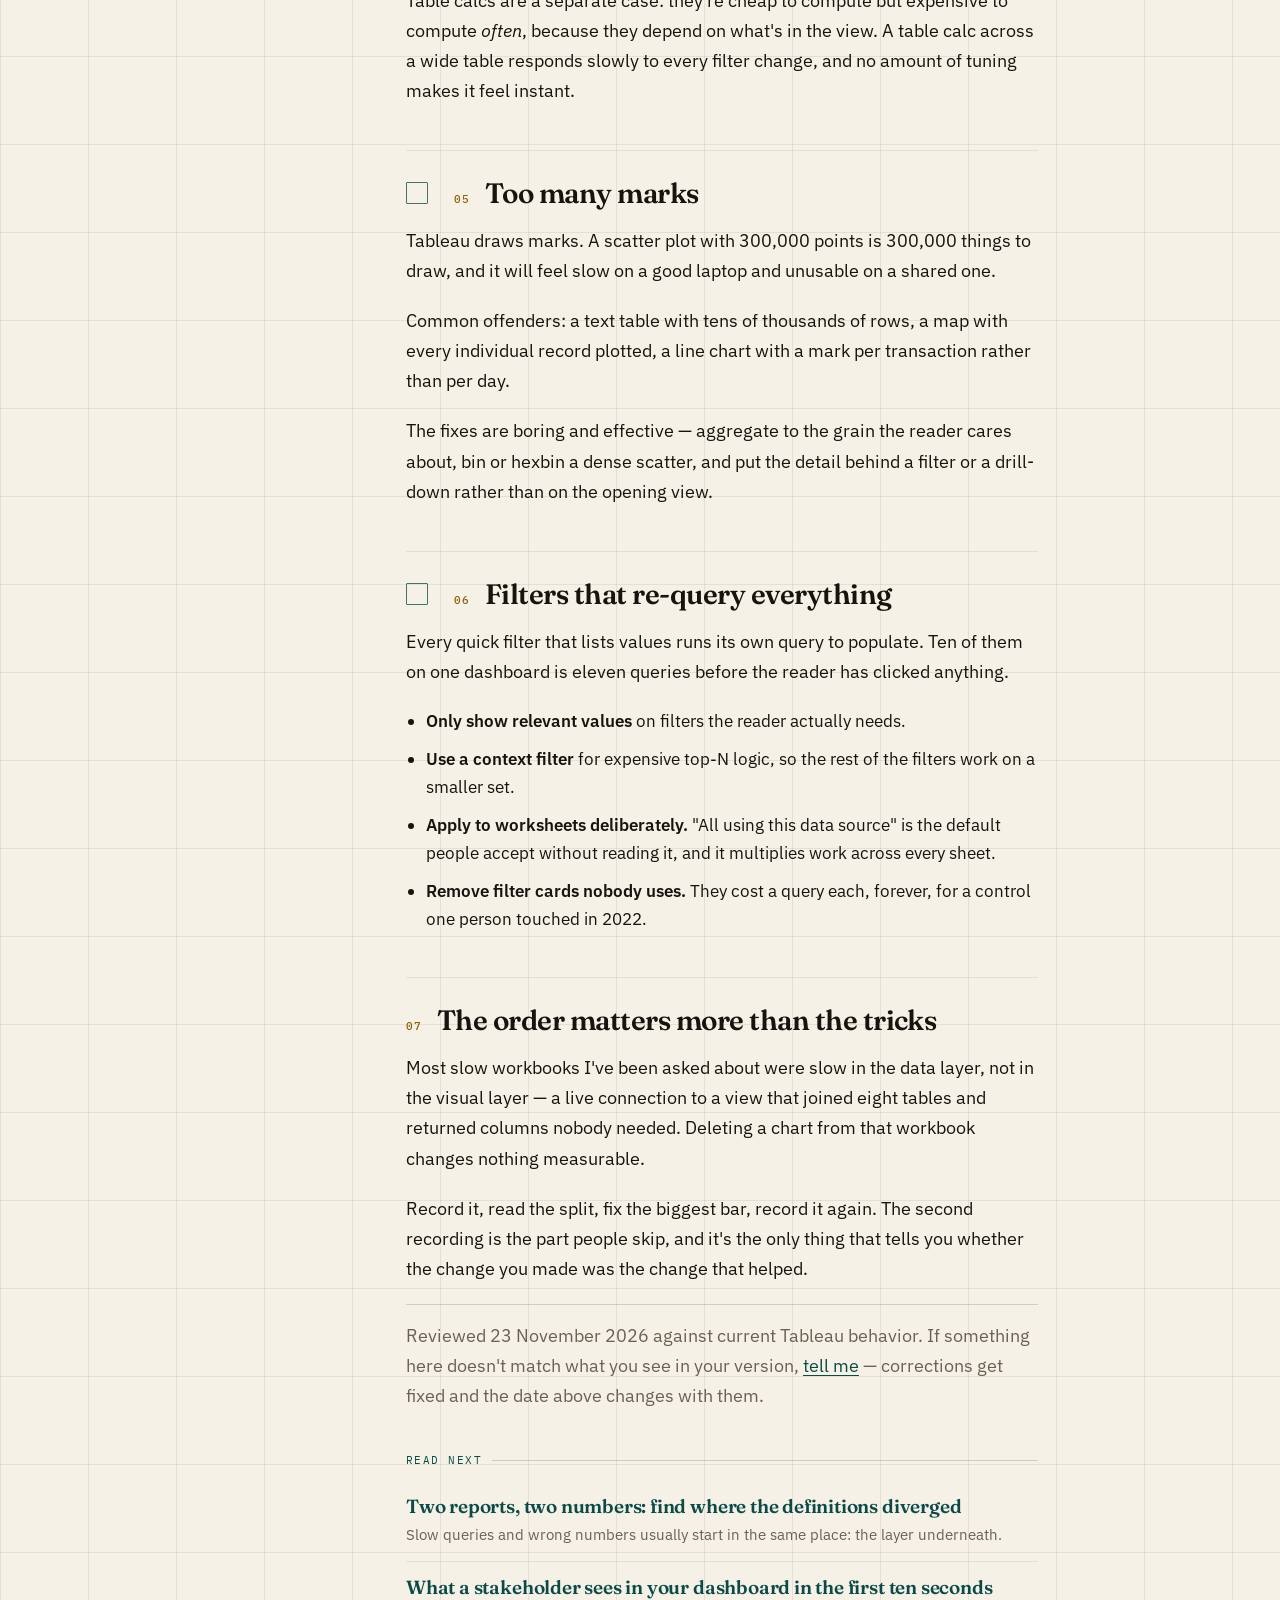
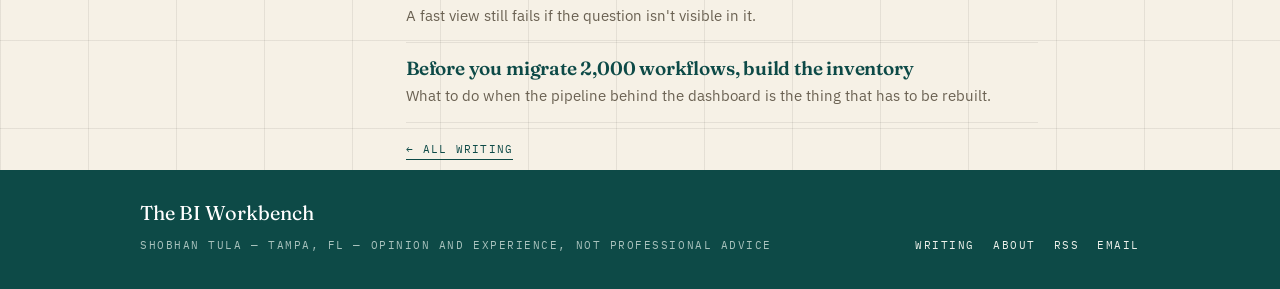
<file: posts/tableau-performance.html>
<!DOCTYPE html>
<html lang="en">
<head>
  <meta charset="utf-8">
  <meta name="viewport" content="width=device-width, initial-scale=1">
  <title>Your Tableau dashboard is slow. Check these five things first. — The BI Workbench</title>
  <meta name="description" content="A practical order of operations for diagnosing a slow Tableau workbook: connection, query, calculations, marks, then filters.">
  <script type="application/ld+json">{"@context":"https://schema.org","@type":"BlogPosting","headline":"Your Tableau dashboard is slow. Check these five things first.","description":"A practical order of operations for diagnosing a slow Tableau workbook: connection, query, calculations, marks, then filters.","url":"https://thebiworkbench.com/posts/tableau-performance","mainEntityOfPage":{"@type":"WebPage","@id":"https://thebiworkbench.com/posts/tableau-performance"},"dateModified":"2026-11-23","author":{"@type":"Person","name":"Shobhan Tula","url":"https://thebiworkbench.com/about"},"publisher":{"@type":"Organization","name":"The BI Workbench","url":"https://thebiworkbench.com"},"image":"https://thebiworkbench.com/assets/share-card.png","articleSection":"Tableau, performance","inLanguage":"en"}</script>
  <link rel="canonical" href="https://thebiworkbench.com/posts/tableau-performance">
  <link rel="alternate" type="application/rss+xml" title="The BI Workbench" href="/feed.xml">
  <link rel="preconnect" href="https://fonts.googleapis.com">
  <link rel="preconnect" href="https://fonts.gstatic.com" crossorigin>
  <link href="https://fonts.googleapis.com/css2?family=Fraunces:opsz,wght@9..144,400;9..144,600;9..144,700&family=IBM+Plex+Mono:wght@400;500&family=IBM+Plex+Sans:wght@400;500;600&display=swap" rel="stylesheet">
  <link rel="icon" href="/favicon.ico" sizes="any">
  <link rel="icon" href="/assets/icon.svg" type="image/svg+xml">
  <link rel="apple-touch-icon" href="/assets/apple-touch-icon.png">
  <meta property="og:type" content="article">
  <meta property="og:site_name" content="The BI Workbench">
  <meta property="og:title" content="Your Tableau dashboard is slow. Check these five things first. — The BI Workbench">
  <meta property="og:description" content="A practical order of operations for diagnosing a slow Tableau workbook: connection, query, calculations, marks, then filters.">
  <meta property="og:url" content="https://thebiworkbench.com/posts/tableau-performance">
  <meta name="twitter:card" content="summary_large_image">
  <meta name="twitter:title" content="Your Tableau dashboard is slow. Check these five things first. — The BI Workbench">
  <meta name="twitter:description" content="A practical order of operations for diagnosing a slow Tableau workbook: connection, query, calculations, marks, then filters.">
  <meta property="og:image" content="https://thebiworkbench.com/assets/og-tableau-performance.png">
  <meta property="og:image:width" content="1200">
  <meta property="og:image:height" content="630">
  <meta property="og:image:alt" content="The BI Workbench: ten years of dashboards, and what actually broke.">
  <link rel="stylesheet" href="/assets/style.css?v=6">
</head>
<body data-post="tableau-performance">
<div class="progress" aria-hidden="true"><span></span></div>
<header class="site-head">
  <div class="inner">
    <a class="lockup" href="/"><span class="mark">BI</span><span class="wordmark">The BI <b>Workbench</b></span></a>
    <nav class="site-nav">
      <a href="/about">About</a>
      <a href="/feed.xml">RSS</a>
      <a href="mailto:tulashobhan@gmail.com">Email</a>
    </nav>
  </div>
</header>
<div class="rule"></div>
<article class="post-grid">
    <aside class="rail">
      <p class="mono rail-label">Tableau, performance</p>
      <div class="rail-ticks" aria-hidden="true"></div>
      <nav class="toc" aria-label="Contents">
        <p class="mono toc-label">In this piece</p>
        <ol>
          <li><a href="#s1"><span>01</span>First, measure. Don't guess.</a></li>
          <li><a href="#s2"><span>02</span>A live connection where an extract would do</a></li>
          <li><a href="#s3"><span>03</span>The custom SQL view is doing too much</a></li>
          <li><a href="#s4"><span>04</span>Calculations running at the wrong level</a></li>
          <li><a href="#s5"><span>05</span>Too many marks</a></li>
          <li><a href="#s6"><span>06</span>Filters that re-query everything</a></li>
          <li><a href="#s7"><span>07</span>The order matters more than the tricks</a></li>
        </ol>
      </nav>
      <p class="mono rail-tick">Checked <b data-tick-count>0 of 5</b></p>
    </aside>

    <div class="post-body">
      <p class="kicker mono">Article — Tableau, performance</p>
      <h1>Your Tableau dashboard is slow. Check these five things first.</h1>

      <dl class="specs">
        <div><dt>Reviewed</dt><dd class="teal">23 Nov 2026</dd></div>
        <div><dt>Read</dt><dd>7 min</dd></div>
        <div><dt>Sections</dt><dd>07</dd></div>
        <div><dt>Field</dt><dd>Tableau</dd></div>
      </dl>

      <p class="byline"><span class="mark">BI</span><b>Shobhan Tula</b><span>·</span><span>Tampa, FL</span></p>

      <p class="lede">The request arrives as "the dashboard is slow", which is not a diagnosis. It could be the warehouse, the query, a calculation, the number of marks being drawn, or the fact that eleven people are refreshing it at 9am on a Monday.</p>

      <details class="toc-mobile">
        <summary>Contents — 07 sections</summary>
        <ol>
          <li><a href="#s1"><span>01</span>First, measure. Don't guess.</a></li>
          <li><a href="#s2"><span>02</span>A live connection where an extract would do</a></li>
          <li><a href="#s3"><span>03</span>The custom SQL view is doing too much</a></li>
          <li><a href="#s4"><span>04</span>Calculations running at the wrong level</a></li>
          <li><a href="#s5"><span>05</span>Too many marks</a></li>
          <li><a href="#s6"><span>06</span>Filters that re-query everything</a></li>
          <li><a href="#s7"><span>07</span>The order matters more than the tricks</a></li>
        </ol>
      </details>

<p>People tend to start where they can see something — deleting a chart, thinning a color palette, adding an index — and that is usually the wrong end. Work through this order instead. It goes from the most expensive and most common cause to the cheapest and rarest.</p>

      <section id="s1">
        <h2><span class="num">01</span>First, measure. Don't guess.</h2>
        <p>In Tableau Desktop: <strong>Help &rarr; Settings and Performance &rarr; Start Performance Recording</strong>, then load the slow view. You get a timeline split into <em>Executing Query</em>, <em>Computing Calculations</em>, and <em>Rendering</em>.</p>

  <p>That split is the whole diagnosis:</p>

  <ul>
    <li><strong>Query dominates</strong> — the problem is the data layer. Items 1 and 2 below.</li>
    <li><strong>Computing dominates</strong> — a calculation is running over more rows than it needs to. Item 3.</li>
    <li><strong>Rendering dominates</strong> — too many marks on screen. Item 4.</li>
    <li><strong>Query runs many times</strong> — filters are firing per interaction. Item 5.</li>
  </ul>

  <p>On Tableau Server or Cloud, the view's own <strong>Performance</strong> tab gives you a version of the same thing, which is what you need when the complaint comes from someone whose laptop isn't the problem.</p>
      <figure class="fig">
        <p class="fig-label mono"><span><b>Fig. 1</b> — Where the time goes</span><span>Schematic</span></p>
        <svg viewBox="0 0 600 280" role="img" aria-label="Four performance timelines. A: query takes most of the time. B: computing calculations dominates. C: rendering dominates. D: five repeated queries then a calculation and a short render." font-family="IBM Plex Mono, monospace"><g><text x="24" y="38" font-size="12" fill="#0d4a47" text-anchor="start" font-weight="500" letter-spacing="0.9">A</text><rect x="62" y="24" width="300" height="18" fill="#0d4a47" stroke="rgba(23,20,15,.13)" stroke-width=".5"/><rect x="362" y="24" width="62" height="18" fill="#cf9612" stroke="rgba(23,20,15,.13)" stroke-width=".5"/><rect x="424" y="24" width="108" height="18" fill="#efe9d9" stroke="rgba(23,20,15,.13)" stroke-width=".5"/><text x="24" y="90" font-size="12" fill="#0d4a47" text-anchor="start" font-weight="500" letter-spacing="0.9">B</text><rect x="62" y="76" width="78" height="18" fill="#0d4a47" stroke="rgba(23,20,15,.13)" stroke-width=".5"/><rect x="140" y="76" width="322" height="18" fill="#cf9612" stroke="rgba(23,20,15,.13)" stroke-width=".5"/><rect x="462" y="76" width="70" height="18" fill="#efe9d9" stroke="rgba(23,20,15,.13)" stroke-width=".5"/><text x="24" y="142" font-size="12" fill="#0d4a47" text-anchor="start" font-weight="500" letter-spacing="0.9">C</text><rect x="62" y="128" width="92" height="18" fill="#0d4a47" stroke="rgba(23,20,15,.13)" stroke-width=".5"/><rect x="154" y="128" width="58" height="18" fill="#cf9612" stroke="rgba(23,20,15,.13)" stroke-width=".5"/><rect x="212" y="128" width="320" height="18" fill="#efe9d9" stroke="rgba(23,20,15,.13)" stroke-width=".5"/><text x="24" y="194" font-size="12" fill="#0d4a47" text-anchor="start" font-weight="500" letter-spacing="0.9">D</text><rect x="62" y="180" width="46" height="18" fill="#0d4a47" stroke="rgba(23,20,15,.13)" stroke-width=".5"/><rect x="118" y="180" width="46" height="18" fill="#0d4a47" stroke="rgba(23,20,15,.13)" stroke-width=".5"/><rect x="174" y="180" width="46" height="18" fill="#0d4a47" stroke="rgba(23,20,15,.13)" stroke-width=".5"/><rect x="230" y="180" width="46" height="18" fill="#0d4a47" stroke="rgba(23,20,15,.13)" stroke-width=".5"/><rect x="286" y="180" width="46" height="18" fill="#0d4a47" stroke="rgba(23,20,15,.13)" stroke-width=".5"/><rect x="342" y="180" width="62" height="18" fill="#cf9612" stroke="rgba(23,20,15,.13)" stroke-width=".5"/><rect x="404" y="180" width="134" height="18" fill="#efe9d9" stroke="rgba(23,20,15,.13)" stroke-width=".5"/><rect x="62" y="253" width="10" height="10" fill="#0d4a47" stroke="rgba(23,20,15,.13)" stroke-width=".5"/><text x="78" y="262" font-size="10" fill="#6a6152" text-anchor="start" font-weight="400" letter-spacing="1.1">QUERY</text><rect x="139.5" y="253" width="10" height="10" fill="#cf9612" stroke="rgba(23,20,15,.13)" stroke-width=".5"/><text x="155.5" y="262" font-size="10" fill="#6a6152" text-anchor="start" font-weight="400" letter-spacing="1.1">CALCULATIONS</text><rect x="261.1" y="253" width="10" height="10" fill="#efe9d9" stroke="rgba(23,20,15,.13)" stroke-width=".5"/><text x="277.1" y="262" font-size="10" fill="#6a6152" text-anchor="start" font-weight="400" letter-spacing="1.1">RENDERING</text></g></svg>
        <figcaption class="fig-note">A — the query dominates, so start at items 1 and 2. B — computing dominates, look at item 3. C — rendering dominates, item 4. D — the query runs again and again, item 5. Read the shape before you read a single number. Schematic, not a real recording.</figcaption>
      </figure>
      </section>

      <section id="s2">
        <h2><button class="tick" data-id="s2" aria-pressed="false" aria-label="Mark this check done: A live connection where an extract would do"></button><span class="num">02</span>A live connection where an extract would do</h2>
        <p>Live means every filter change, every parameter toggle, every page load goes back to the source system and waits. Extracts move that cost once, at refresh.</p>

  <p>The question isn't "which is better" — it's whether anyone would be harmed by data that is one refresh old. In most operational reporting the answer is no, and the extract is several times faster for the person clicking.</p>

  <div class="note">
    <span class="note-label">Where to be careful</span>
    <p>Extracts are not free: they need a refresh schedule, they duplicate storage, and a stale extract is a silent correctness bug. If you choose an extract, put the refresh time on the dashboard so the reader knows how old the number is.</p>
  </div>

      </section>

      <section id="s3">
        <h2><button class="tick" data-id="s3" aria-pressed="false" aria-label="Mark this check done: The custom SQL view is doing too much"></button><span class="num">03</span>The custom SQL view is doing too much</h2>
        <p>This is the one I'd check first on any inherited workbook. A published data source built on a forty-line query with five joins, several <code>CASE</code> statements and a <code>DISTINCT</code> — executed fresh for every sheet that uses it.</p>

  <p>Things that help, roughly in order of payoff:</p>

  <ul>
    <li><strong>Select fewer columns.</strong> A view returning 90 columns so the workbook can use 12 makes every query slower and every refresh bigger.</li>
    <li><strong>Push the filter down.</strong> If every sheet shows the last 24 months, don't return 15 years and filter in the workbook.</li>
    <li><strong>Move the logic upstream</strong> into a view, a dbt model, or a scheduled table. The BI tool is the wrong place to join six systems.</li>
    <li><strong>Check the join keys' types.</strong> An implicit cast on a join column can quietly disable an index and turn a two-second query into a two-minute one.</li>
  </ul>

      </section>

      <section id="s4">
        <h2><button class="tick" data-id="s4" aria-pressed="false" aria-label="Mark this check done: Calculations running at the wrong level"></button><span class="num">04</span>Calculations running at the wrong level</h2>
        <p>Row-level calculations evaluate for every row before aggregation. On a few hundred thousand rows that's fine; on tens of millions, a handful of them can dominate the timeline.</p>

  <p>Two habits that pay off:</p>

  <ul>
    <li><strong>Aggregate earlier.</strong> If the sheet shows monthly totals by region, a <code>FIXED</code> calculation at that grain is cheaper than a row-level calculation the visual then rolls up.</li>
    <li><strong>Stop repeating yourself.</strong> Six calculations that each recompute the same <code>FIXED</code> expression get computed six times. Build the intermediate once and reference it.</li>
  </ul>

  <p>Table calcs are a separate case: they're cheap to compute but expensive to compute <em>often</em>, because they depend on what's in the view. A table calc across a wide table responds slowly to every filter change, and no amount of tuning makes it feel instant.</p>

      </section>

      <section id="s5">
        <h2><button class="tick" data-id="s5" aria-pressed="false" aria-label="Mark this check done: Too many marks"></button><span class="num">05</span>Too many marks</h2>
        <p>Tableau draws marks. A scatter plot with 300,000 points is 300,000 things to draw, and it will feel slow on a good laptop and unusable on a shared one.</p>

  <p>Common offenders: a text table with tens of thousands of rows, a map with every individual record plotted, a line chart with a mark per transaction rather than per day.</p>

  <p>The fixes are boring and effective — aggregate to the grain the reader cares about, bin or hexbin a dense scatter, and put the detail behind a filter or a drill-down rather than on the opening view.</p>

      </section>

      <section id="s6">
        <h2><button class="tick" data-id="s6" aria-pressed="false" aria-label="Mark this check done: Filters that re-query everything"></button><span class="num">06</span>Filters that re-query everything</h2>
        <p>Every quick filter that lists values runs its own query to populate. Ten of them on one dashboard is eleven queries before the reader has clicked anything.</p>

  <ul>
    <li><strong>Only show relevant values</strong> on filters the reader actually needs.</li>
    <li><strong>Use a context filter</strong> for expensive top-N logic, so the rest of the filters work on a smaller set.</li>
    <li><strong>Apply to worksheets deliberately.</strong> "All using this data source" is the default people accept without reading it, and it multiplies work across every sheet.</li>
    <li><strong>Remove filter cards nobody uses.</strong> They cost a query each, forever, for a control one person touched in 2022.</li>
  </ul>

      </section>

      <section id="s7">
        <h2><span class="num">07</span>The order matters more than the tricks</h2>
        <p>Most slow workbooks I've been asked about were slow in the data layer, not in the visual layer — a live connection to a view that joined eight tables and returned columns nobody needed. Deleting a chart from that workbook changes nothing measurable.</p>

  <p>Record it, read the split, fix the biggest bar, record it again. The second recording is the part people skip, and it's the only thing that tells you whether the change you made was the change that helped.</p>

      </section>

      <p class="review-line">Reviewed 23 November 2026 against current Tableau behavior. If something here doesn't match what you see in your version, <a href="mailto:tulashobhan@gmail.com">tell me</a> — corrections get fixed and the date above changes with them.</p>

      <div class="read-next">
        <p class="label">Read next</p>
        <ul>
        <li><a href="/posts/why-two-reports-disagree">Two reports, two numbers: find where the definitions diverged</a><span>Slow queries and wrong numbers usually start in the same place: the layer underneath.</span></li>
        <li><a href="/posts/dashboard-first-ten-seconds">What a stakeholder sees in your dashboard in the first ten seconds</a><span>A fast view still fails if the question isn't visible in it.</span></li>
        <li><a href="/posts/workflow-migration-audit">Before you migrate 2,000 workflows, build the inventory</a><span>What to do when the pipeline behind the dashboard is the thing that has to be rebuilt.</span></li>
        </ul>
        <a class="all" href="/">&larr; All writing</a>
      </div>
    </div>
  </article>

<footer class="site-foot">
  <div class="inner">
    <div>
      <p class="big">The BI Workbench</p>
      <p class="mono">Shobhan Tula — Tampa, FL — Opinion and experience, not professional advice</p>
    </div>
    <nav class="mono">
      <a href="/">Writing</a>
      <a href="/about">About</a>
      <a href="/feed.xml">RSS</a>
      <a href="mailto:tulashobhan@gmail.com">Email</a>
    </nav>
  </div>
</footer>
<script>
(function () {
  var bar = document.querySelector('.progress span');
  function paint() {
    if (!bar) return;
    var root = document.documentElement;
    var max = root.scrollHeight - root.clientHeight;
    bar.style.transform = 'scaleX(' + (max > 0 ? Math.min(1, root.scrollTop / max) : 0) + ')';
  }
  window.addEventListener('scroll', paint, { passive: true });
  window.addEventListener('resize', paint);
  paint();

  var links = [].slice.call(document.querySelectorAll('.toc a'));
  var targets = links.map(function (a) {
    return document.getElementById(a.getAttribute('href').slice(1));
  });
  if (links.length && 'IntersectionObserver' in window) {
    var seen = [];
    var io = new IntersectionObserver(function (entries) {
      entries.forEach(function (e) {
        var i = targets.indexOf(e.target);
        if (i < 0) return;
        if (e.isIntersecting) {
          if (seen.indexOf(i) < 0) seen.push(i);
        } else {
          seen = seen.filter(function (n) { return n !== i; });
        }
      });
      var active = seen.length ? Math.min.apply(null, seen) : -1;
      links.forEach(function (a, i) { a.classList.toggle('on', i === active); });
    }, { rootMargin: '-80px 0px -60% 0px', threshold: 0 });
    targets.forEach(function (t) { if (t) io.observe(t); });
  }

  var post = document.body.getAttribute('data-post');
  var ticks = [].slice.call(document.querySelectorAll('.tick'));
  if (!post || !ticks.length) return;
  var key = 'biwb-checks-' + post;
  var count = document.querySelector('[data-tick-count]');
  function load() {
    try { return JSON.parse(localStorage.getItem(key) || '[]'); } catch (e) { return []; }
  }
  function save(v) {
    try { localStorage.setItem(key, JSON.stringify(v)); } catch (e) {}
  }
  function paintTicks() {
    var done = load();
    ticks.forEach(function (b) {
      var on = done.indexOf(b.getAttribute('data-id')) > -1;
      b.classList.toggle('done', on);
      b.setAttribute('aria-pressed', on ? 'true' : 'false');
      b.parentNode.parentNode.classList.toggle('done', on);
    });
    if (count) count.textContent = done.length + ' of ' + ticks.length;
  }
  ticks.forEach(function (b) {
    b.addEventListener('click', function () {
      var done = load();
      var id = b.getAttribute('data-id');
      var at = done.indexOf(id);
      if (at > -1) { done.splice(at, 1); } else { done.push(id); }
      save(done);
      paintTicks();
    });
  });
  paintTicks();
})();
</script>
</body>
</html>
</file>
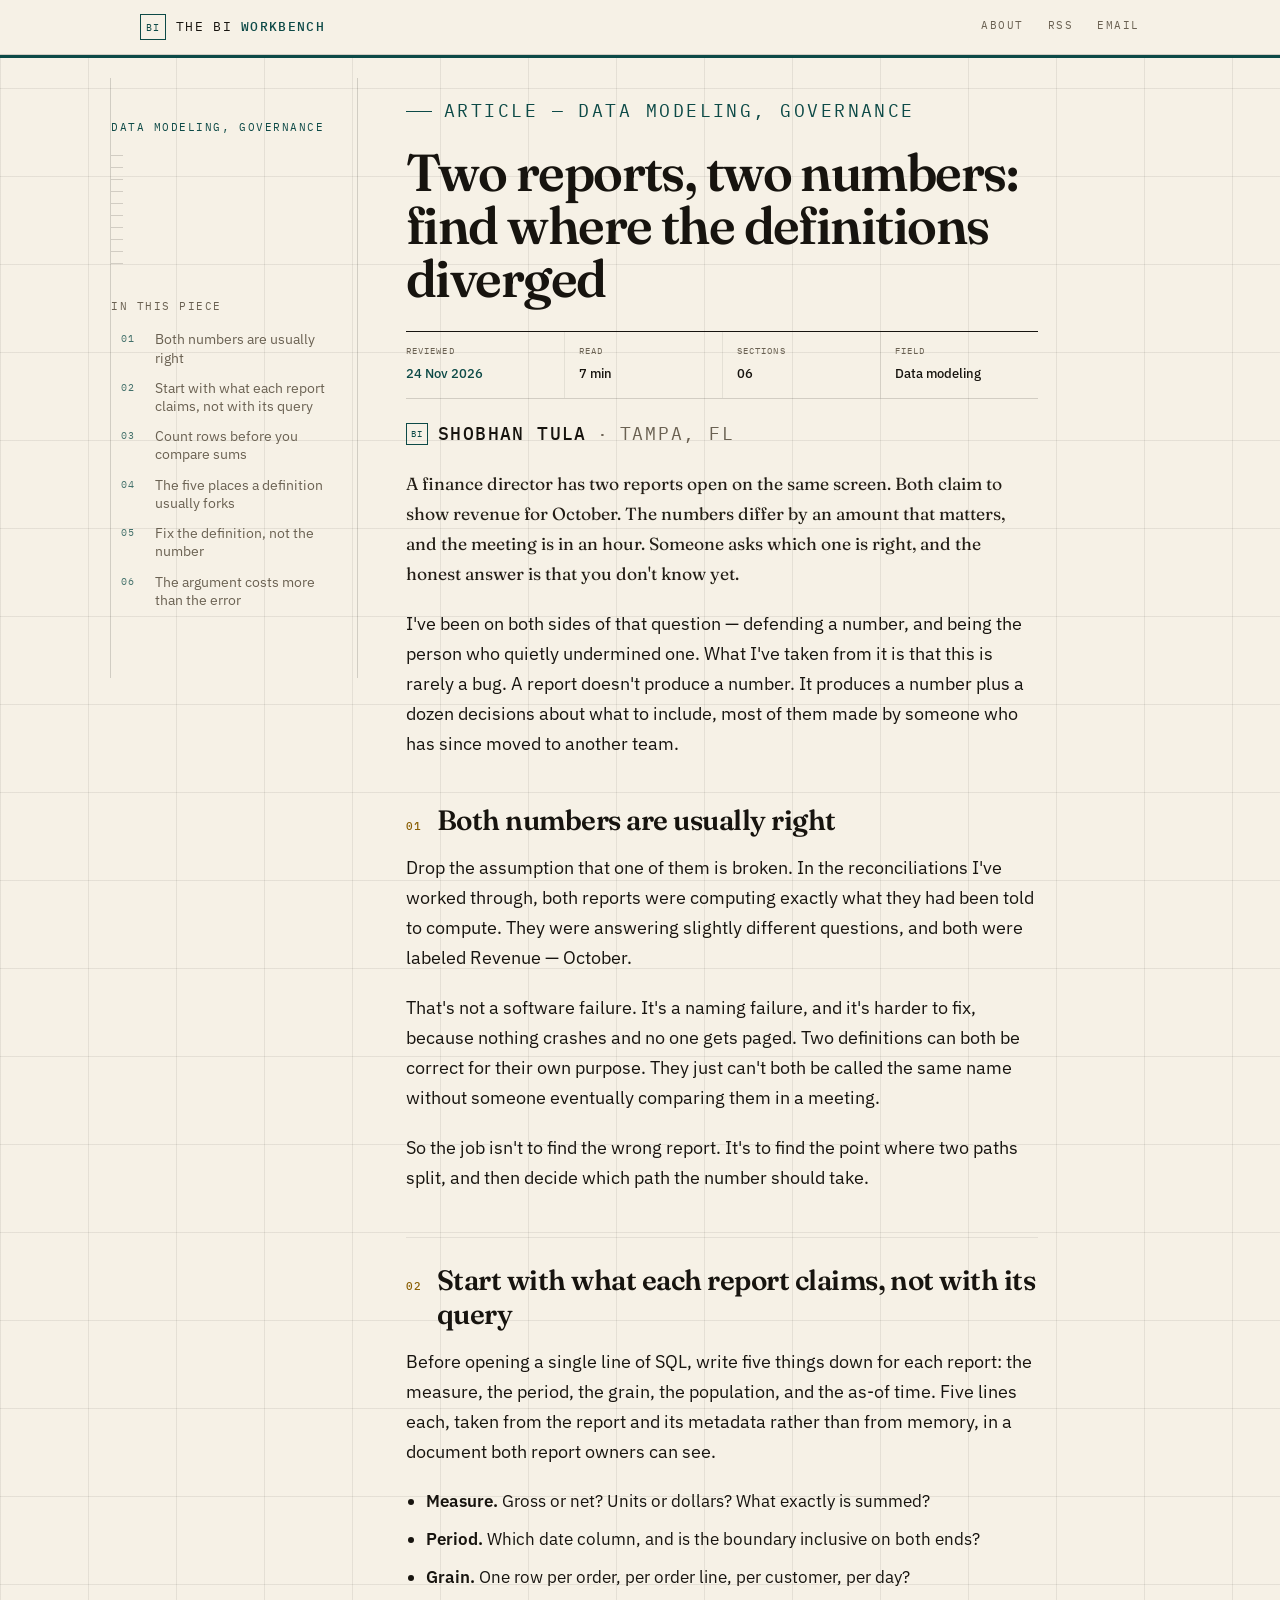
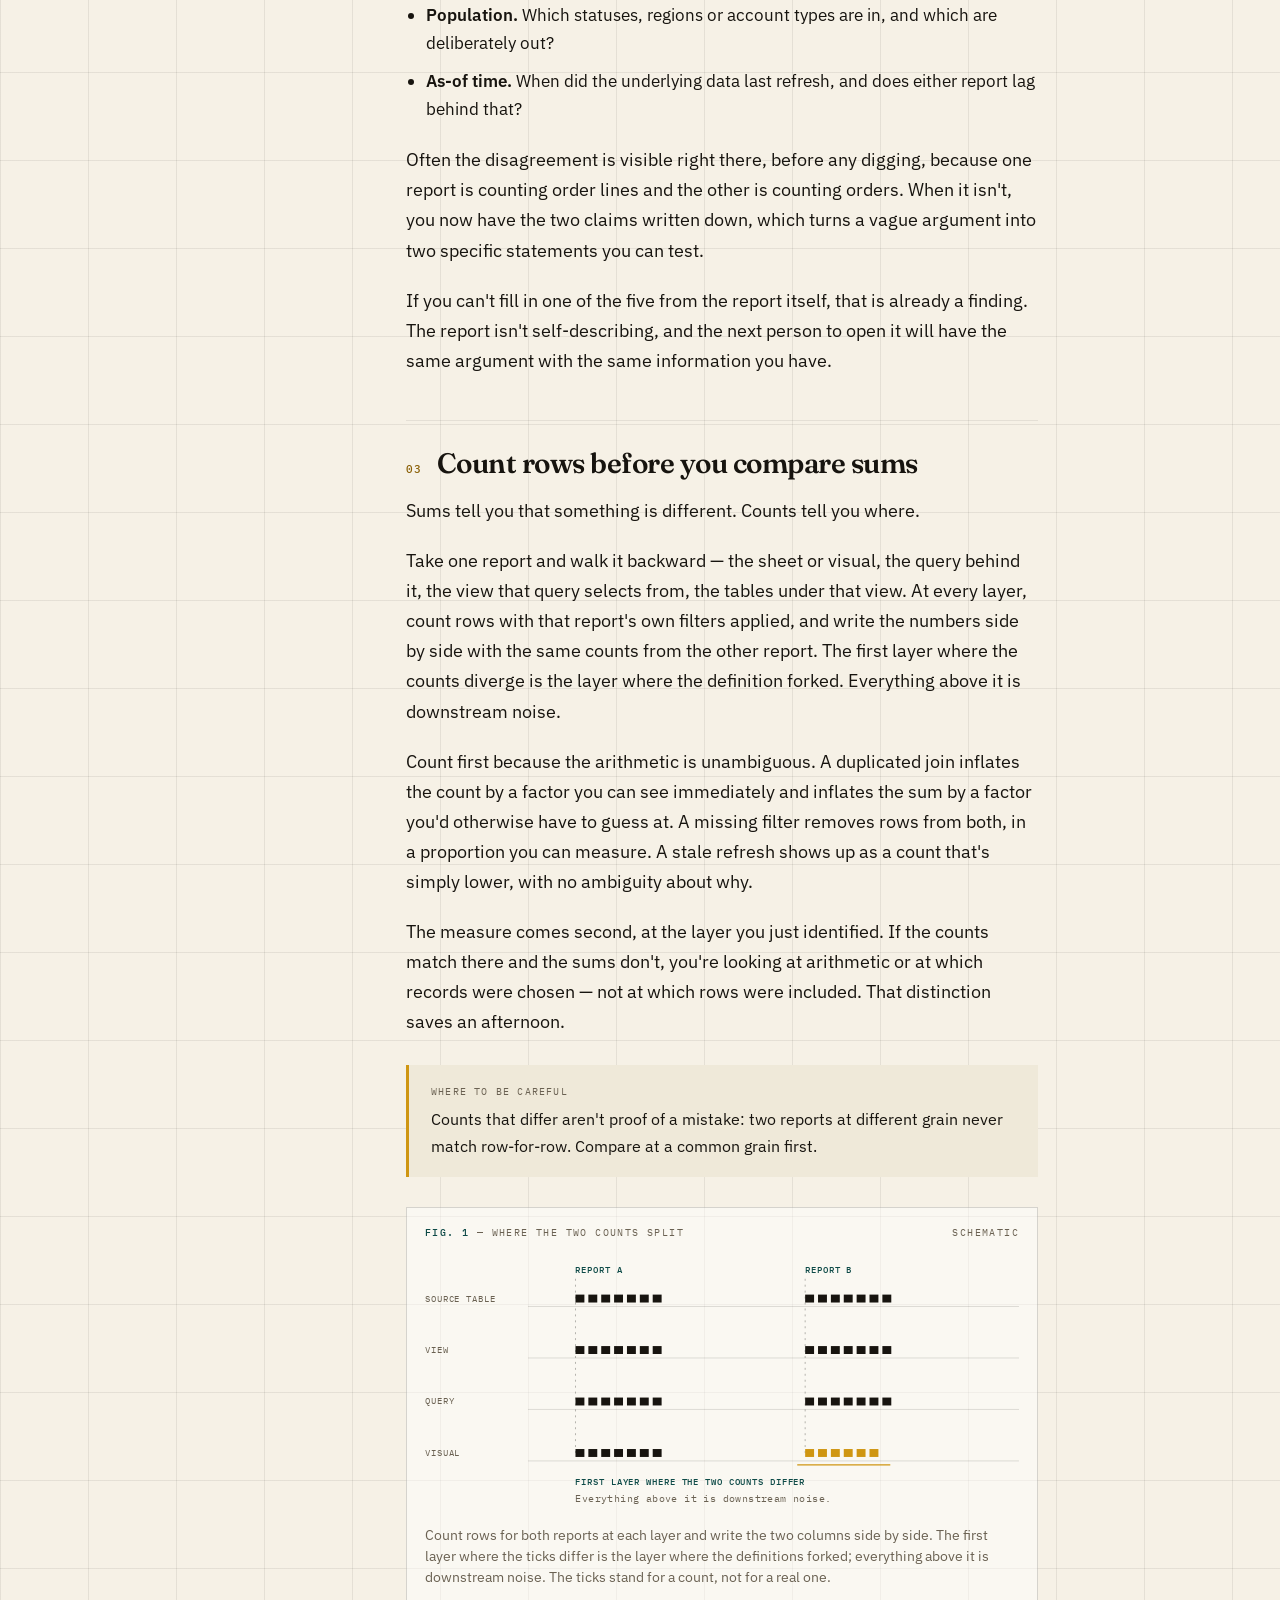
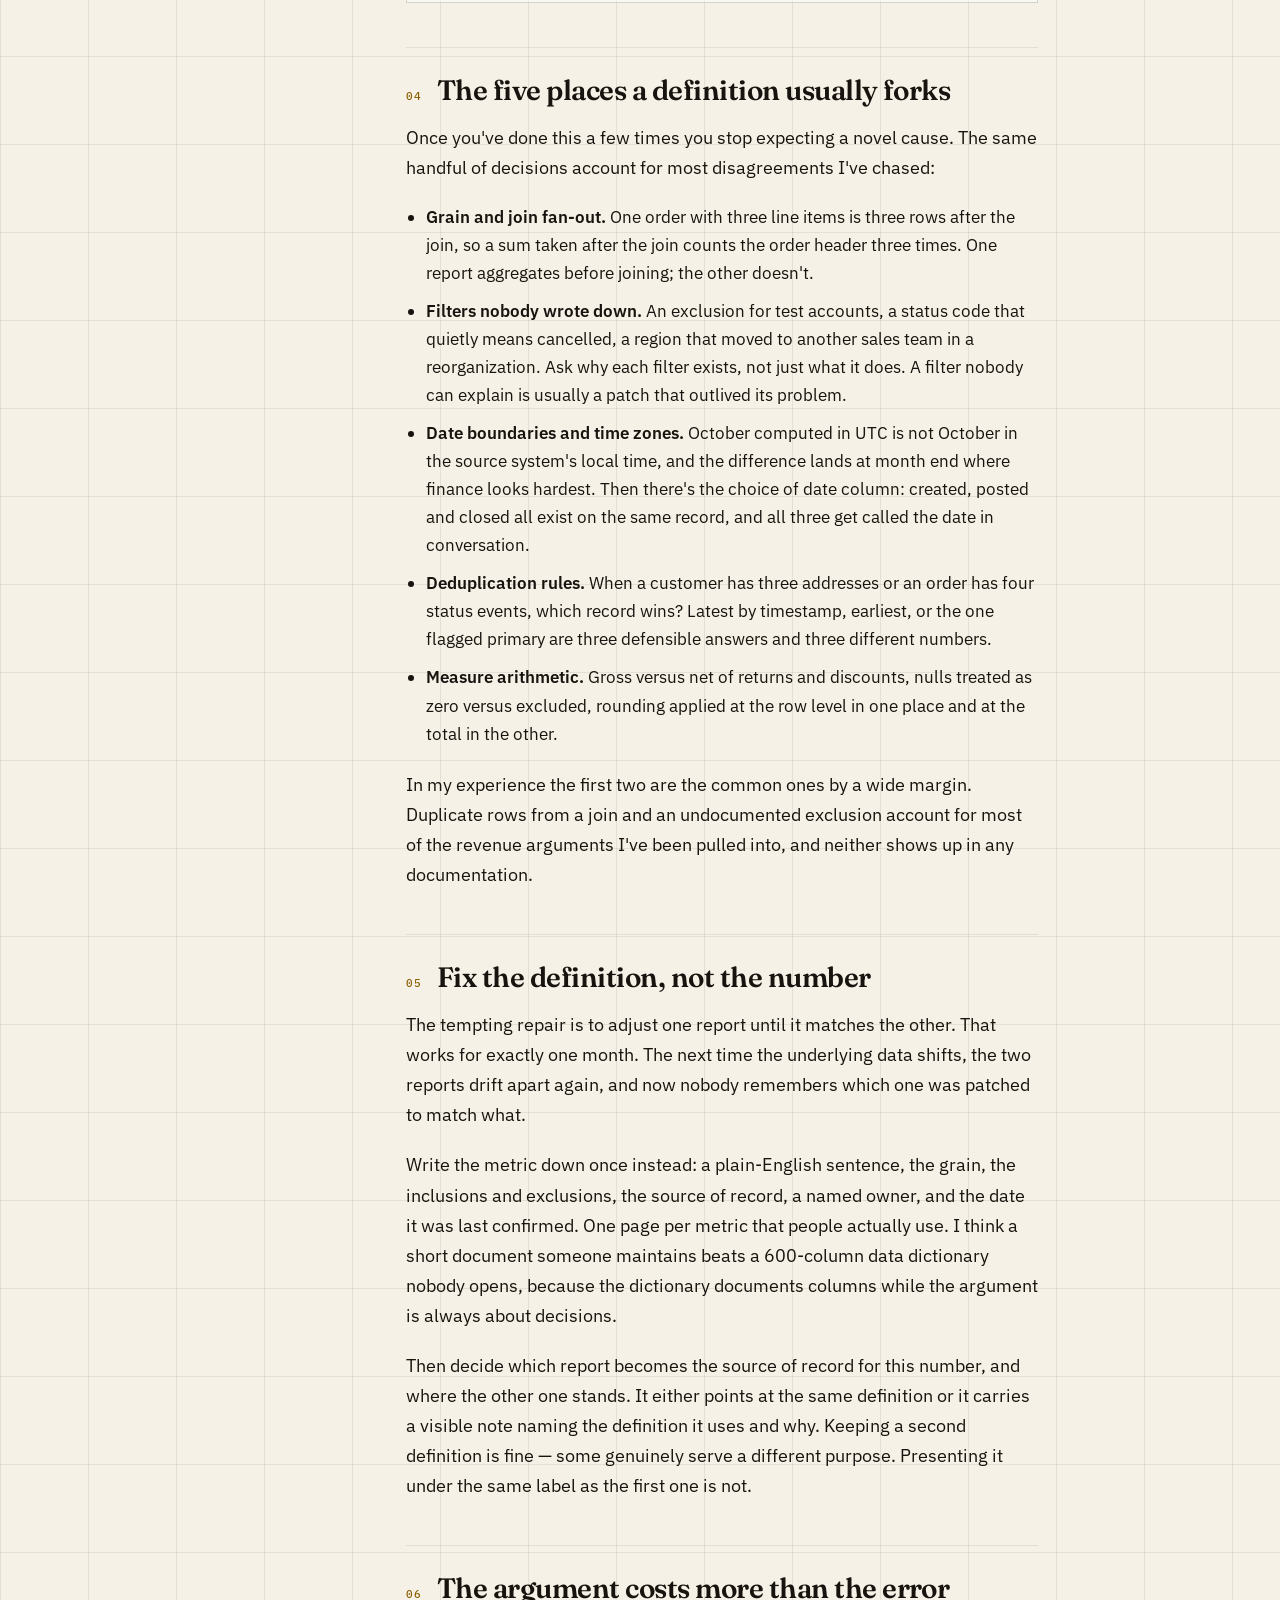
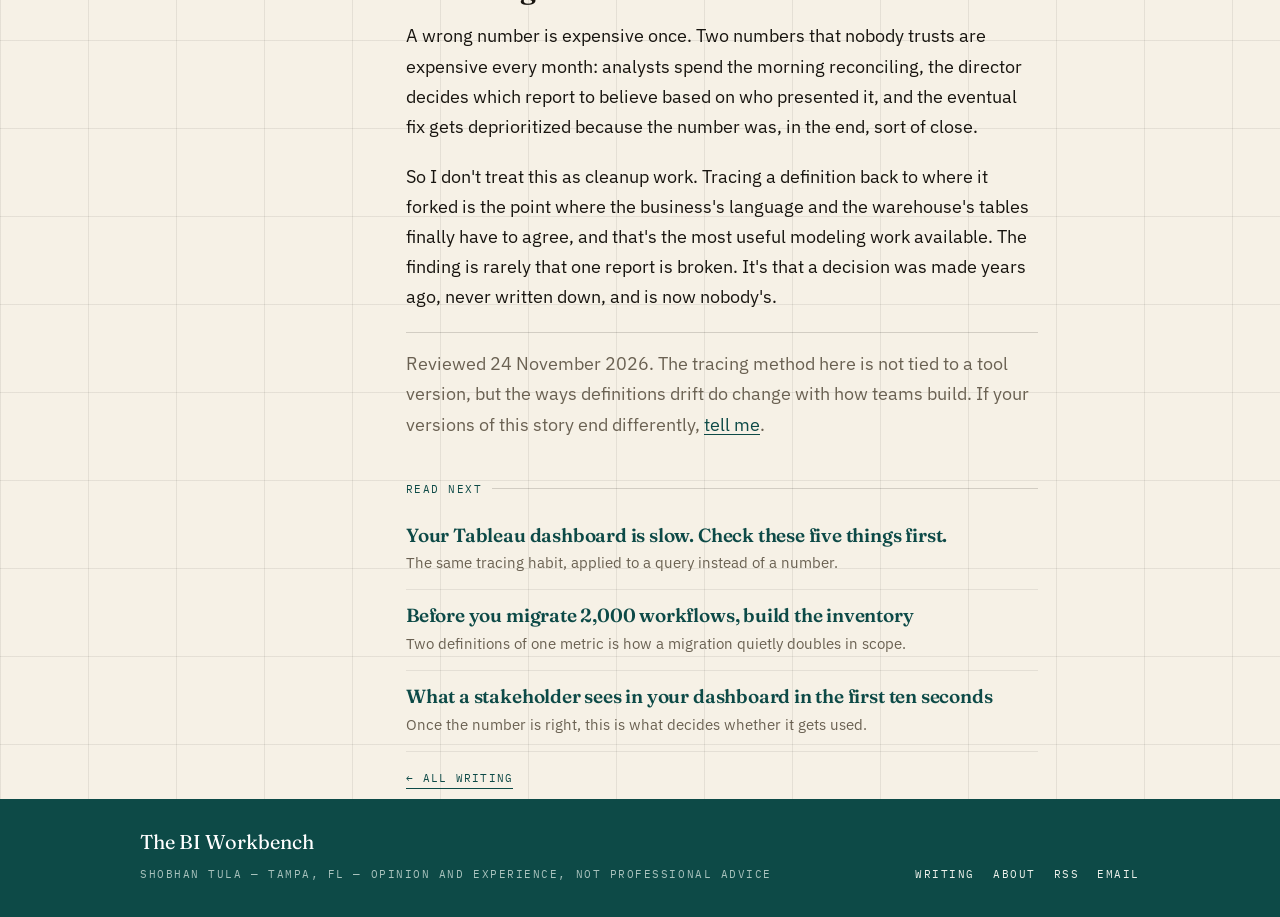
<file: posts/why-two-reports-disagree.html>
<!DOCTYPE html>
<html lang="en">
<head>
  <meta charset="utf-8">
  <meta name="viewport" content="width=device-width, initial-scale=1">
  <title>Two reports, two numbers: find where the definitions diverged — The BI Workbench</title>
  <meta name="description" content="Two reports, one month of revenue, two different numbers. A practical way to trace where the metric definitions diverged, and how to stop it repeating.">
  <script type="application/ld+json">{"@context":"https://schema.org","@type":"BlogPosting","headline":"Two reports, two numbers: find where the definitions diverged","description":"Two reports, one month of revenue, two different numbers. A practical way to trace where the metric definitions diverged, and how to stop it repeating.","url":"https://thebiworkbench.com/posts/why-two-reports-disagree","mainEntityOfPage":{"@type":"WebPage","@id":"https://thebiworkbench.com/posts/why-two-reports-disagree"},"dateModified":"2026-11-24","author":{"@type":"Person","name":"Shobhan Tula","url":"https://thebiworkbench.com/about"},"publisher":{"@type":"Organization","name":"The BI Workbench","url":"https://thebiworkbench.com"},"image":"https://thebiworkbench.com/assets/share-card.png","articleSection":"Data modeling, Governance","inLanguage":"en"}</script>
  <link rel="canonical" href="https://thebiworkbench.com/posts/why-two-reports-disagree">
  <link rel="alternate" type="application/rss+xml" title="The BI Workbench" href="/feed.xml">
  <link rel="preconnect" href="https://fonts.googleapis.com">
  <link rel="preconnect" href="https://fonts.gstatic.com" crossorigin>
  <link href="https://fonts.googleapis.com/css2?family=Fraunces:opsz,wght@9..144,400;9..144,600;9..144,700&family=IBM+Plex+Mono:wght@400;500&family=IBM+Plex+Sans:wght@400;500;600&display=swap" rel="stylesheet">
  <link rel="icon" href="/favicon.ico" sizes="any">
  <link rel="icon" href="/assets/icon.svg" type="image/svg+xml">
  <link rel="apple-touch-icon" href="/assets/apple-touch-icon.png">
  <meta property="og:type" content="article">
  <meta property="og:site_name" content="The BI Workbench">
  <meta property="og:title" content="Two reports, two numbers: find where the definitions diverged — The BI Workbench">
  <meta property="og:description" content="Two reports, one month of revenue, two different numbers. A practical way to trace where the metric definitions diverged, and how to stop it repeating.">
  <meta property="og:url" content="https://thebiworkbench.com/posts/why-two-reports-disagree">
  <meta name="twitter:card" content="summary_large_image">
  <meta name="twitter:title" content="Two reports, two numbers: find where the definitions diverged — The BI Workbench">
  <meta name="twitter:description" content="Two reports, one month of revenue, two different numbers. A practical way to trace where the metric definitions diverged, and how to stop it repeating.">
  <meta property="og:image" content="https://thebiworkbench.com/assets/og-why-two-reports-disagree.png">
  <meta property="og:image:width" content="1200">
  <meta property="og:image:height" content="630">
  <meta property="og:image:alt" content="The BI Workbench: ten years of dashboards, and what actually broke.">
  <link rel="stylesheet" href="/assets/style.css?v=6">
</head>
<body data-post="why-two-reports-disagree">
<div class="progress" aria-hidden="true"><span></span></div>
<header class="site-head">
  <div class="inner">
    <a class="lockup" href="/"><span class="mark">BI</span><span class="wordmark">The BI <b>Workbench</b></span></a>
    <nav class="site-nav">
      <a href="/about">About</a>
      <a href="/feed.xml">RSS</a>
      <a href="mailto:tulashobhan@gmail.com">Email</a>
    </nav>
  </div>
</header>
<div class="rule"></div>
<article class="post-grid">
    <aside class="rail">
      <p class="mono rail-label">Data modeling, Governance</p>
      <div class="rail-ticks" aria-hidden="true"></div>
      <nav class="toc" aria-label="Contents">
        <p class="mono toc-label">In this piece</p>
        <ol>
          <li><a href="#s1"><span>01</span>Both numbers are usually right</a></li>
          <li><a href="#s2"><span>02</span>Start with what each report claims, not with its query</a></li>
          <li><a href="#s3"><span>03</span>Count rows before you compare sums</a></li>
          <li><a href="#s4"><span>04</span>The five places a definition usually forks</a></li>
          <li><a href="#s5"><span>05</span>Fix the definition, not the number</a></li>
          <li><a href="#s6"><span>06</span>The argument costs more than the error</a></li>
        </ol>
      </nav>
    </aside>

    <div class="post-body">
      <p class="kicker mono">Article — Data modeling, Governance</p>
      <h1>Two reports, two numbers: find where the definitions diverged</h1>

      <dl class="specs">
        <div><dt>Reviewed</dt><dd class="teal">24 Nov 2026</dd></div>
        <div><dt>Read</dt><dd>7 min</dd></div>
        <div><dt>Sections</dt><dd>06</dd></div>
        <div><dt>Field</dt><dd>Data modeling</dd></div>
      </dl>

      <p class="byline"><span class="mark">BI</span><b>Shobhan Tula</b><span>·</span><span>Tampa, FL</span></p>

      <p class="lede">A finance director has two reports open on the same screen. Both claim to show revenue for October. The numbers differ by an amount that matters, and the meeting is in an hour. Someone asks which one is right, and the honest answer is that you don't know yet.</p>

      <details class="toc-mobile">
        <summary>Contents — 06 sections</summary>
        <ol>
          <li><a href="#s1"><span>01</span>Both numbers are usually right</a></li>
          <li><a href="#s2"><span>02</span>Start with what each report claims, not with its query</a></li>
          <li><a href="#s3"><span>03</span>Count rows before you compare sums</a></li>
          <li><a href="#s4"><span>04</span>The five places a definition usually forks</a></li>
          <li><a href="#s5"><span>05</span>Fix the definition, not the number</a></li>
          <li><a href="#s6"><span>06</span>The argument costs more than the error</a></li>
        </ol>
      </details>

<p>I've been on both sides of that question — defending a number, and being the person who quietly undermined one. What I've taken from it is that this is rarely a bug. A report doesn't produce a number. It produces a number plus a dozen decisions about what to include, most of them made by someone who has since moved to another team.</p>

      <section id="s1">
        <h2><span class="num">01</span>Both numbers are usually right</h2>
        <p>Drop the assumption that one of them is broken. In the reconciliations I've worked through, both reports were computing exactly what they had been told to compute. They were answering slightly different questions, and both were labeled Revenue — October.</p>

  <p>That's not a software failure. It's a naming failure, and it's harder to fix, because nothing crashes and no one gets paged. Two definitions can both be correct for their own purpose. They just can't both be called the same name without someone eventually comparing them in a meeting.</p>

  <p>So the job isn't to find the wrong report. It's to find the point where two paths split, and then decide which path the number should take.</p>

      </section>

      <section id="s2">
        <h2><span class="num">02</span>Start with what each report claims, not with its query</h2>
        <p>Before opening a single line of SQL, write five things down for each report: the measure, the period, the grain, the population, and the as-of time. Five lines each, taken from the report and its metadata rather than from memory, in a document both report owners can see.</p>

  <ul>
    <li><strong>Measure.</strong> Gross or net? Units or dollars? What exactly is summed?</li>
    <li><strong>Period.</strong> Which date column, and is the boundary inclusive on both ends?</li>
    <li><strong>Grain.</strong> One row per order, per order line, per customer, per day?</li>
    <li><strong>Population.</strong> Which statuses, regions or account types are in, and which are deliberately out?</li>
    <li><strong>As-of time.</strong> When did the underlying data last refresh, and does either report lag behind that?</li>
  </ul>

  <p>Often the disagreement is visible right there, before any digging, because one report is counting order lines and the other is counting orders. When it isn't, you now have the two claims written down, which turns a vague argument into two specific statements you can test.</p>

  <p>If you can't fill in one of the five from the report itself, that is already a finding. The report isn't self-describing, and the next person to open it will have the same argument with the same information you have.</p>

      </section>

      <section id="s3">
        <h2><span class="num">03</span>Count rows before you compare sums</h2>
        <p>Sums tell you that something is different. Counts tell you where.</p>

  <p>Take one report and walk it backward — the sheet or visual, the query behind it, the view that query selects from, the tables under that view. At every layer, count rows with that report's own filters applied, and write the numbers side by side with the same counts from the other report. The first layer where the counts diverge is the layer where the definition forked. Everything above it is downstream noise.</p>

  <p>Count first because the arithmetic is unambiguous. A duplicated join inflates the count by a factor you can see immediately and inflates the sum by a factor you'd otherwise have to guess at. A missing filter removes rows from both, in a proportion you can measure. A stale refresh shows up as a count that's simply lower, with no ambiguity about why.</p>

  <p>The measure comes second, at the layer you just identified. If the counts match there and the sums don't, you're looking at arithmetic or at which records were chosen — not at which rows were included. That distinction saves an afternoon.</p>

  <div class="note">
    <span class="note-label">Where to be careful</span>
    <p>Counts that differ aren't proof of a mistake: two reports at different grain never match row-for-row. Compare at a common grain first.</p>
  </div>
      <figure class="fig">
        <p class="fig-label mono"><span><b>Fig. 1</b> — Where the two counts split</span><span>Schematic</span></p>
        <svg viewBox="0 0 600 260" role="img" aria-label="Two columns of tick marks, one for each report, across four layers: source table, view, query, visual. The counts match at every layer except the last, where report B has one tick fewer." font-family="IBM Plex Mono, monospace"><g><text x="152" y="18" font-size="9" fill="#0d4a47" text-anchor="start" font-weight="500" letter-spacing="0.9">REPORT A</text><text x="384" y="18" font-size="9" fill="#0d4a47" text-anchor="start" font-weight="500" letter-spacing="0.9">REPORT B</text><text x="0" y="47" font-size="9" fill="#6a6152" text-anchor="start" font-weight="400" letter-spacing="0.9">SOURCE TABLE</text><line x1="104" y1="52" x2="600" y2="52" stroke="rgba(23,20,15,.13)" stroke-width="1"/><text x="0" y="99" font-size="9" fill="#6a6152" text-anchor="start" font-weight="400" letter-spacing="0.9">VIEW</text><line x1="104" y1="104" x2="600" y2="104" stroke="rgba(23,20,15,.13)" stroke-width="1"/><text x="0" y="151" font-size="9" fill="#6a6152" text-anchor="start" font-weight="400" letter-spacing="0.9">QUERY</text><line x1="104" y1="156" x2="600" y2="156" stroke="rgba(23,20,15,.13)" stroke-width="1"/><text x="0" y="203" font-size="9" fill="#6a6152" text-anchor="start" font-weight="400" letter-spacing="0.9">VISUAL</text><line x1="104" y1="208" x2="600" y2="208" stroke="rgba(23,20,15,.13)" stroke-width="1"/><line x1="152" y1="24" x2="152" y2="203" stroke="rgba(23,20,15,.30)" stroke-width="1" stroke-dasharray="2 4"/><line x1="384" y1="24" x2="384" y2="203" stroke="rgba(23,20,15,.30)" stroke-width="1" stroke-dasharray="2 4"/><rect x="152" y="40" width="9" height="8" fill="#17140f"/><rect x="165" y="40" width="9" height="8" fill="#17140f"/><rect x="178" y="40" width="9" height="8" fill="#17140f"/><rect x="191" y="40" width="9" height="8" fill="#17140f"/><rect x="204" y="40" width="9" height="8" fill="#17140f"/><rect x="217" y="40" width="9" height="8" fill="#17140f"/><rect x="230" y="40" width="9" height="8" fill="#17140f"/><rect x="384" y="40" width="9" height="8" fill="#17140f"/><rect x="397" y="40" width="9" height="8" fill="#17140f"/><rect x="410" y="40" width="9" height="8" fill="#17140f"/><rect x="423" y="40" width="9" height="8" fill="#17140f"/><rect x="436" y="40" width="9" height="8" fill="#17140f"/><rect x="449" y="40" width="9" height="8" fill="#17140f"/><rect x="462" y="40" width="9" height="8" fill="#17140f"/><rect x="152" y="92" width="9" height="8" fill="#17140f"/><rect x="165" y="92" width="9" height="8" fill="#17140f"/><rect x="178" y="92" width="9" height="8" fill="#17140f"/><rect x="191" y="92" width="9" height="8" fill="#17140f"/><rect x="204" y="92" width="9" height="8" fill="#17140f"/><rect x="217" y="92" width="9" height="8" fill="#17140f"/><rect x="230" y="92" width="9" height="8" fill="#17140f"/><rect x="384" y="92" width="9" height="8" fill="#17140f"/><rect x="397" y="92" width="9" height="8" fill="#17140f"/><rect x="410" y="92" width="9" height="8" fill="#17140f"/><rect x="423" y="92" width="9" height="8" fill="#17140f"/><rect x="436" y="92" width="9" height="8" fill="#17140f"/><rect x="449" y="92" width="9" height="8" fill="#17140f"/><rect x="462" y="92" width="9" height="8" fill="#17140f"/><rect x="152" y="144" width="9" height="8" fill="#17140f"/><rect x="165" y="144" width="9" height="8" fill="#17140f"/><rect x="178" y="144" width="9" height="8" fill="#17140f"/><rect x="191" y="144" width="9" height="8" fill="#17140f"/><rect x="204" y="144" width="9" height="8" fill="#17140f"/><rect x="217" y="144" width="9" height="8" fill="#17140f"/><rect x="230" y="144" width="9" height="8" fill="#17140f"/><rect x="384" y="144" width="9" height="8" fill="#17140f"/><rect x="397" y="144" width="9" height="8" fill="#17140f"/><rect x="410" y="144" width="9" height="8" fill="#17140f"/><rect x="423" y="144" width="9" height="8" fill="#17140f"/><rect x="436" y="144" width="9" height="8" fill="#17140f"/><rect x="449" y="144" width="9" height="8" fill="#17140f"/><rect x="462" y="144" width="9" height="8" fill="#17140f"/><rect x="152" y="196" width="9" height="8" fill="#17140f"/><rect x="165" y="196" width="9" height="8" fill="#17140f"/><rect x="178" y="196" width="9" height="8" fill="#17140f"/><rect x="191" y="196" width="9" height="8" fill="#17140f"/><rect x="204" y="196" width="9" height="8" fill="#17140f"/><rect x="217" y="196" width="9" height="8" fill="#17140f"/><rect x="230" y="196" width="9" height="8" fill="#17140f"/><rect x="384" y="196" width="9" height="8" fill="#cf9612"/><rect x="397" y="196" width="9" height="8" fill="#cf9612"/><rect x="410" y="196" width="9" height="8" fill="#cf9612"/><rect x="423" y="196" width="9" height="8" fill="#cf9612"/><rect x="436" y="196" width="9" height="8" fill="#cf9612"/><rect x="449" y="196" width="9" height="8" fill="#cf9612"/><line x1="376" y1="212" x2="470" y2="212" stroke="#cf9612" stroke-width="1.5"/><text x="152" y="232" font-size="9" fill="#0d4a47" text-anchor="start" font-weight="500" letter-spacing="0.9">FIRST LAYER WHERE THE TWO COUNTS DIFFER</text><text x="152" y="250" font-size="10" fill="#6a6152" text-anchor="start" font-weight="400" letter-spacing="0.4">Everything above it is downstream noise.</text></g></svg>
        <figcaption class="fig-note">Count rows for both reports at each layer and write the two columns side by side. The first layer where the ticks differ is the layer where the definitions forked; everything above it is downstream noise. The ticks stand for a count, not for a real one.</figcaption>
      </figure>
      </section>

      <section id="s4">
        <h2><span class="num">04</span>The five places a definition usually forks</h2>
        <p>Once you've done this a few times you stop expecting a novel cause. The same handful of decisions account for most disagreements I've chased:</p>

  <ul>
    <li><strong>Grain and join fan-out.</strong> One order with three line items is three rows after the join, so a sum taken after the join counts the order header three times. One report aggregates before joining; the other doesn't.</li>
    <li><strong>Filters nobody wrote down.</strong> An exclusion for test accounts, a status code that quietly means cancelled, a region that moved to another sales team in a reorganization. Ask why each filter exists, not just what it does. A filter nobody can explain is usually a patch that outlived its problem.</li>
    <li><strong>Date boundaries and time zones.</strong> October computed in UTC is not October in the source system's local time, and the difference lands at month end where finance looks hardest. Then there's the choice of date column: created, posted and closed all exist on the same record, and all three get called the date in conversation.</li>
    <li><strong>Deduplication rules.</strong> When a customer has three addresses or an order has four status events, which record wins? Latest by timestamp, earliest, or the one flagged primary are three defensible answers and three different numbers.</li>
    <li><strong>Measure arithmetic.</strong> Gross versus net of returns and discounts, nulls treated as zero versus excluded, rounding applied at the row level in one place and at the total in the other.</li>
  </ul>

  <p>In my experience the first two are the common ones by a wide margin. Duplicate rows from a join and an undocumented exclusion account for most of the revenue arguments I've been pulled into, and neither shows up in any documentation.</p>

      </section>

      <section id="s5">
        <h2><span class="num">05</span>Fix the definition, not the number</h2>
        <p>The tempting repair is to adjust one report until it matches the other. That works for exactly one month. The next time the underlying data shifts, the two reports drift apart again, and now nobody remembers which one was patched to match what.</p>

  <p>Write the metric down once instead: a plain-English sentence, the grain, the inclusions and exclusions, the source of record, a named owner, and the date it was last confirmed. One page per metric that people actually use. I think a short document someone maintains beats a 600-column data dictionary nobody opens, because the dictionary documents columns while the argument is always about decisions.</p>

  <p>Then decide which report becomes the source of record for this number, and where the other one stands. It either points at the same definition or it carries a visible note naming the definition it uses and why. Keeping a second definition is fine — some genuinely serve a different purpose. Presenting it under the same label as the first one is not.</p>

      </section>

      <section id="s6">
        <h2><span class="num">06</span>The argument costs more than the error</h2>
        <p>A wrong number is expensive once. Two numbers that nobody trusts are expensive every month: analysts spend the morning reconciling, the director decides which report to believe based on who presented it, and the eventual fix gets deprioritized because the number was, in the end, sort of close.</p>

  <p>So I don't treat this as cleanup work. Tracing a definition back to where it forked is the point where the business's language and the warehouse's tables finally have to agree, and that's the most useful modeling work available. The finding is rarely that one report is broken. It's that a decision was made years ago, never written down, and is now nobody's.</p>

      </section>

      <p class="review-line">Reviewed 24 November 2026. The tracing method here is not tied to a tool version, but the ways definitions drift do change with how teams build. If your versions of this story end differently, <a href="mailto:tulashobhan@gmail.com">tell me</a>.</p>

      <div class="read-next">
        <p class="label">Read next</p>
        <ul>
        <li><a href="/posts/tableau-performance">Your Tableau dashboard is slow. Check these five things first.</a><span>The same tracing habit, applied to a query instead of a number.</span></li>
        <li><a href="/posts/workflow-migration-audit">Before you migrate 2,000 workflows, build the inventory</a><span>Two definitions of one metric is how a migration quietly doubles in scope.</span></li>
        <li><a href="/posts/dashboard-first-ten-seconds">What a stakeholder sees in your dashboard in the first ten seconds</a><span>Once the number is right, this is what decides whether it gets used.</span></li>
        </ul>
        <a class="all" href="/">&larr; All writing</a>
      </div>
    </div>
  </article>

<footer class="site-foot">
  <div class="inner">
    <div>
      <p class="big">The BI Workbench</p>
      <p class="mono">Shobhan Tula — Tampa, FL — Opinion and experience, not professional advice</p>
    </div>
    <nav class="mono">
      <a href="/">Writing</a>
      <a href="/about">About</a>
      <a href="/feed.xml">RSS</a>
      <a href="mailto:tulashobhan@gmail.com">Email</a>
    </nav>
  </div>
</footer>
<script>
(function () {
  var bar = document.querySelector('.progress span');
  function paint() {
    if (!bar) return;
    var root = document.documentElement;
    var max = root.scrollHeight - root.clientHeight;
    bar.style.transform = 'scaleX(' + (max > 0 ? Math.min(1, root.scrollTop / max) : 0) + ')';
  }
  window.addEventListener('scroll', paint, { passive: true });
  window.addEventListener('resize', paint);
  paint();

  var links = [].slice.call(document.querySelectorAll('.toc a'));
  var targets = links.map(function (a) {
    return document.getElementById(a.getAttribute('href').slice(1));
  });
  if (links.length && 'IntersectionObserver' in window) {
    var seen = [];
    var io = new IntersectionObserver(function (entries) {
      entries.forEach(function (e) {
        var i = targets.indexOf(e.target);
        if (i < 0) return;
        if (e.isIntersecting) {
          if (seen.indexOf(i) < 0) seen.push(i);
        } else {
          seen = seen.filter(function (n) { return n !== i; });
        }
      });
      var active = seen.length ? Math.min.apply(null, seen) : -1;
      links.forEach(function (a, i) { a.classList.toggle('on', i === active); });
    }, { rootMargin: '-80px 0px -60% 0px', threshold: 0 });
    targets.forEach(function (t) { if (t) io.observe(t); });
  }

  var post = document.body.getAttribute('data-post');
  var ticks = [].slice.call(document.querySelectorAll('.tick'));
  if (!post || !ticks.length) return;
  var key = 'biwb-checks-' + post;
  var count = document.querySelector('[data-tick-count]');
  function load() {
    try { return JSON.parse(localStorage.getItem(key) || '[]'); } catch (e) { return []; }
  }
  function save(v) {
    try { localStorage.setItem(key, JSON.stringify(v)); } catch (e) {}
  }
  function paintTicks() {
    var done = load();
    ticks.forEach(function (b) {
      var on = done.indexOf(b.getAttribute('data-id')) > -1;
      b.classList.toggle('done', on);
      b.setAttribute('aria-pressed', on ? 'true' : 'false');
      b.parentNode.parentNode.classList.toggle('done', on);
    });
    if (count) count.textContent = done.length + ' of ' + ticks.length;
  }
  ticks.forEach(function (b) {
    b.addEventListener('click', function () {
      var done = load();
      var id = b.getAttribute('data-id');
      var at = done.indexOf(id);
      if (at > -1) { done.splice(at, 1); } else { done.push(id); }
      save(done);
      paintTicks();
    });
  });
  paintTicks();
})();
</script>
</body>
</html>
</file>
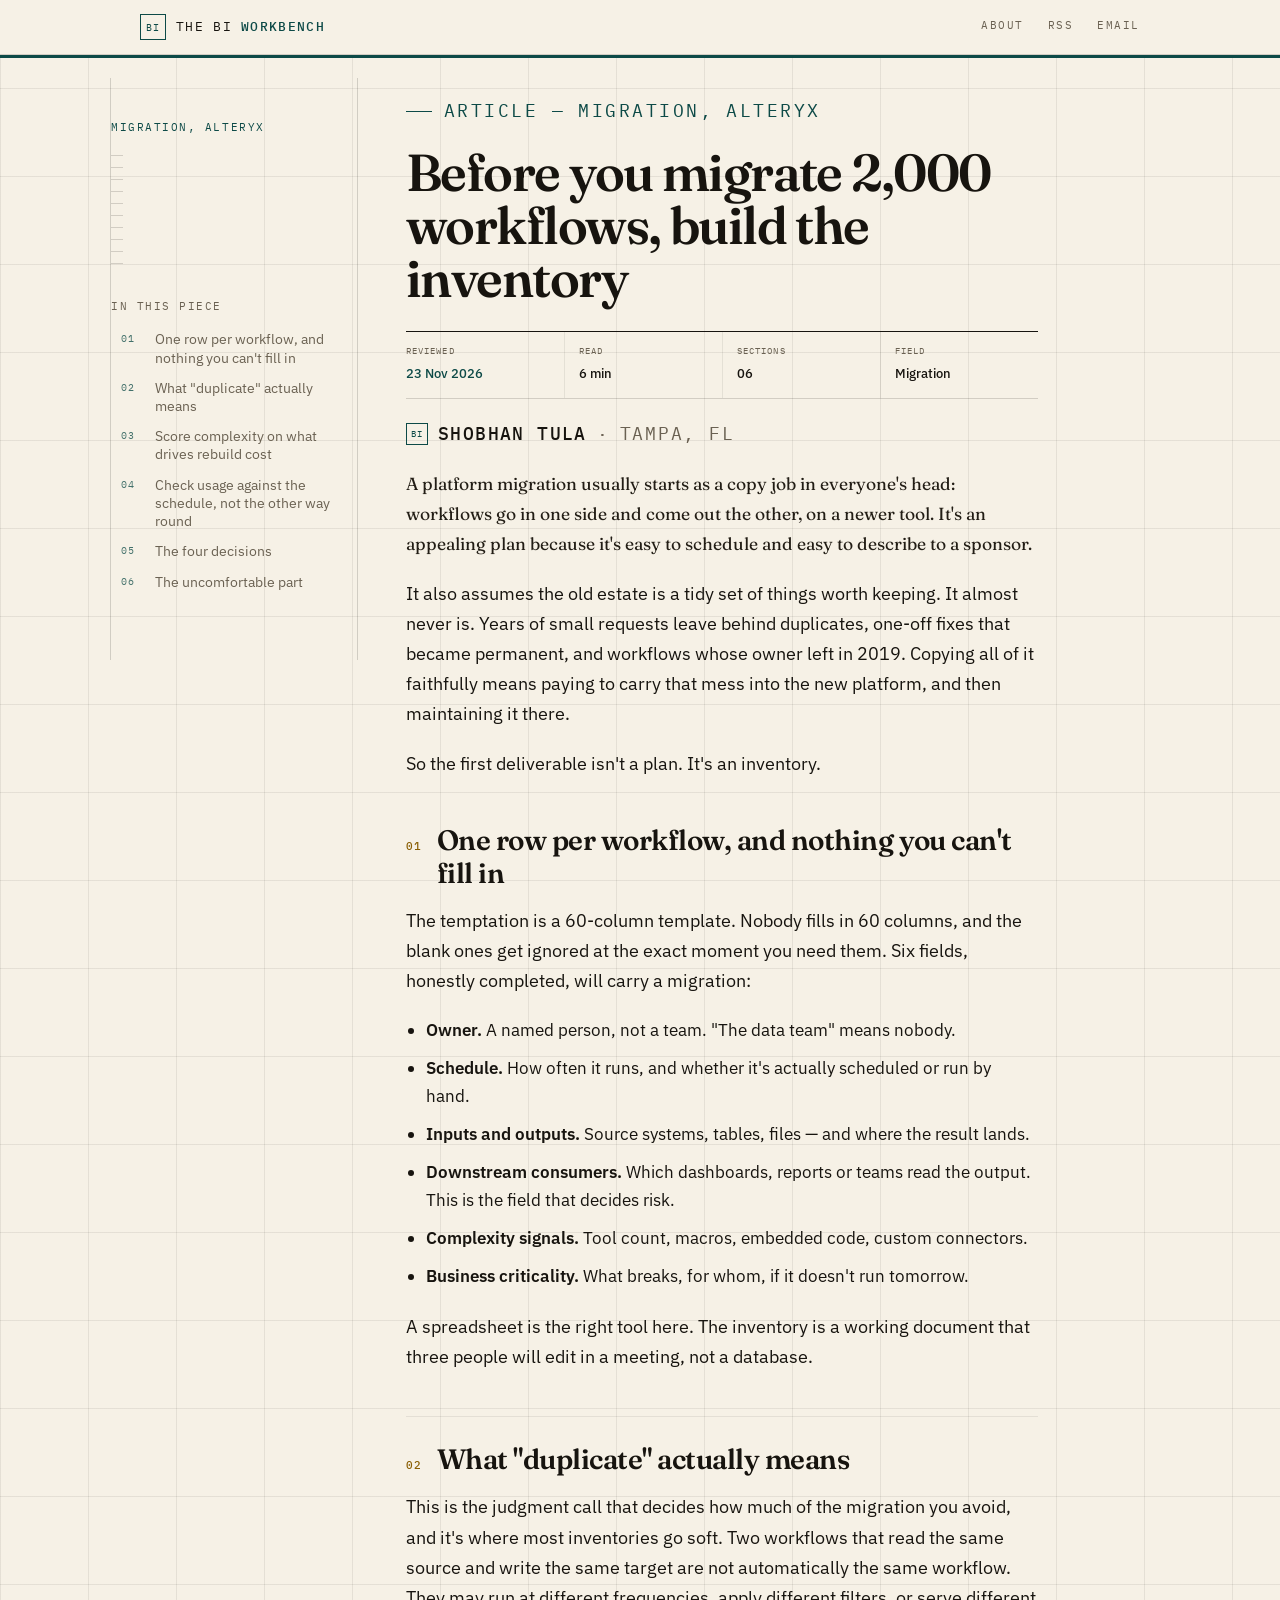
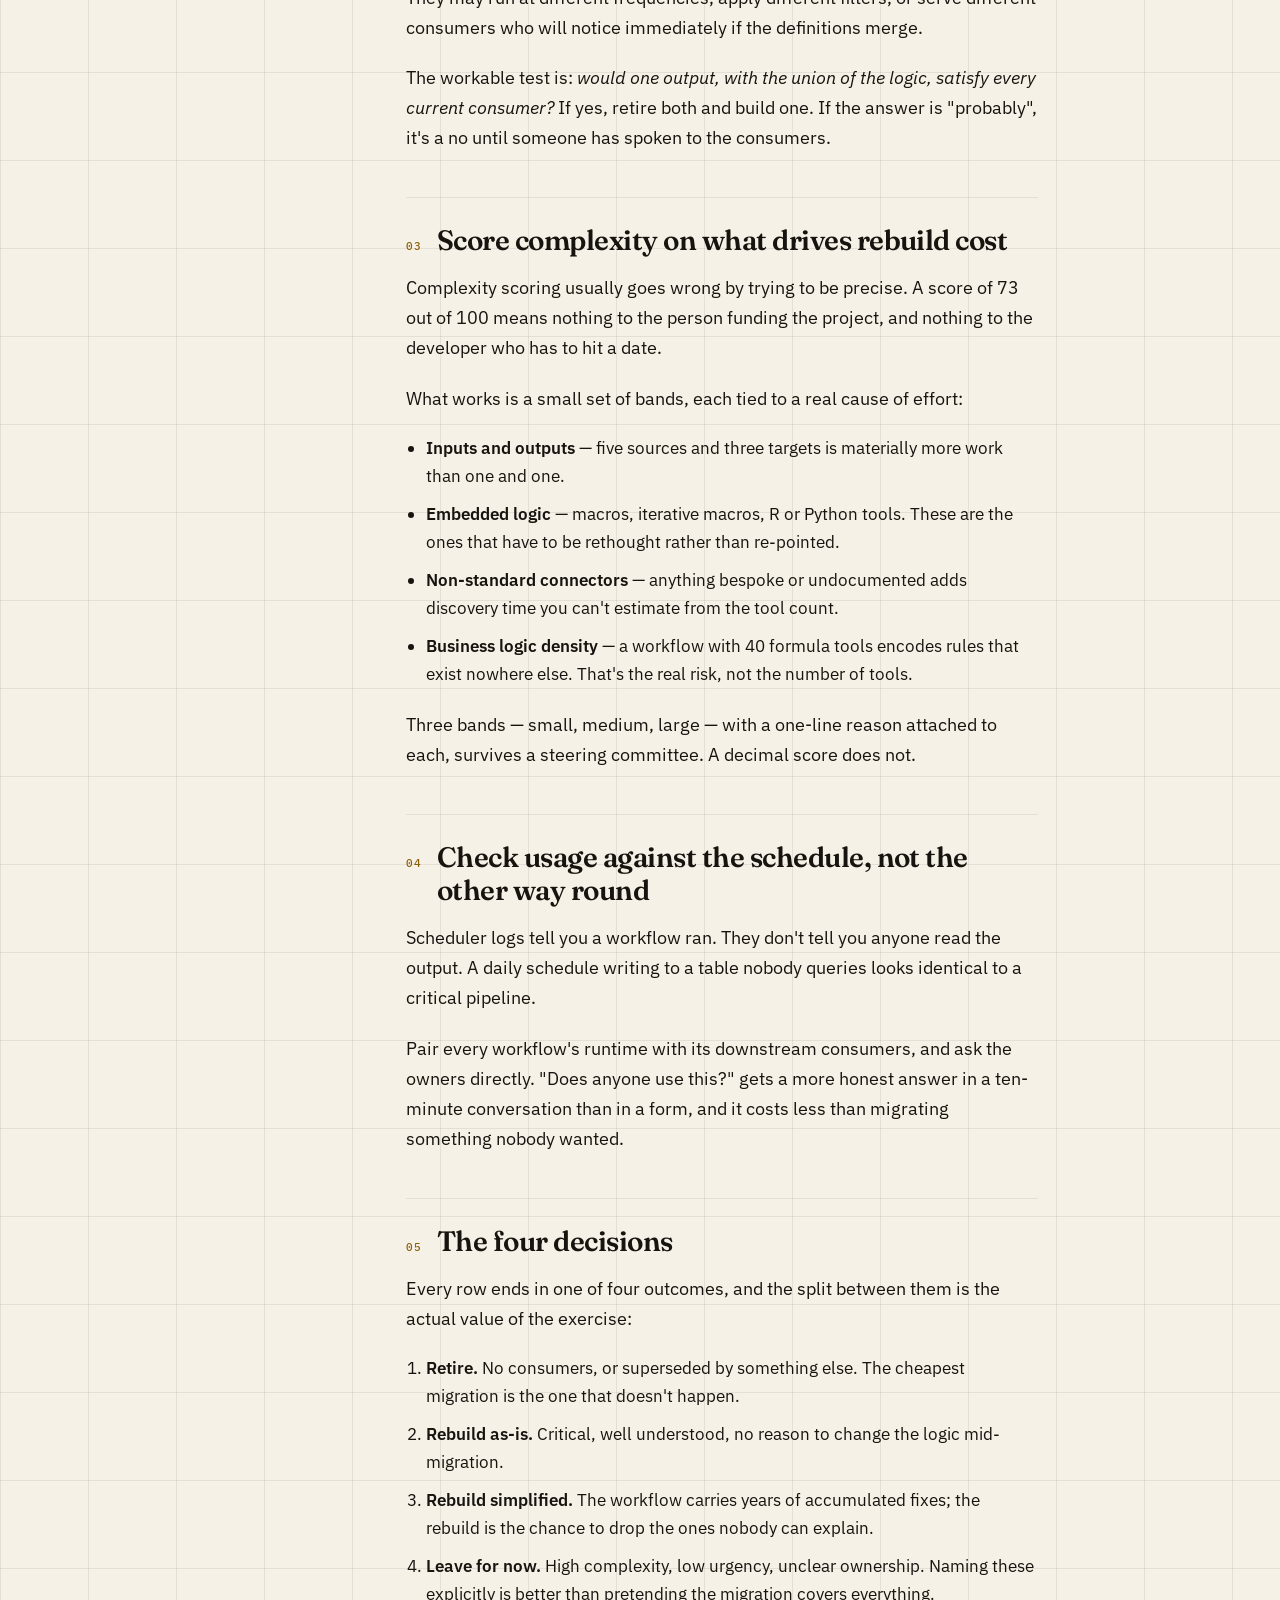
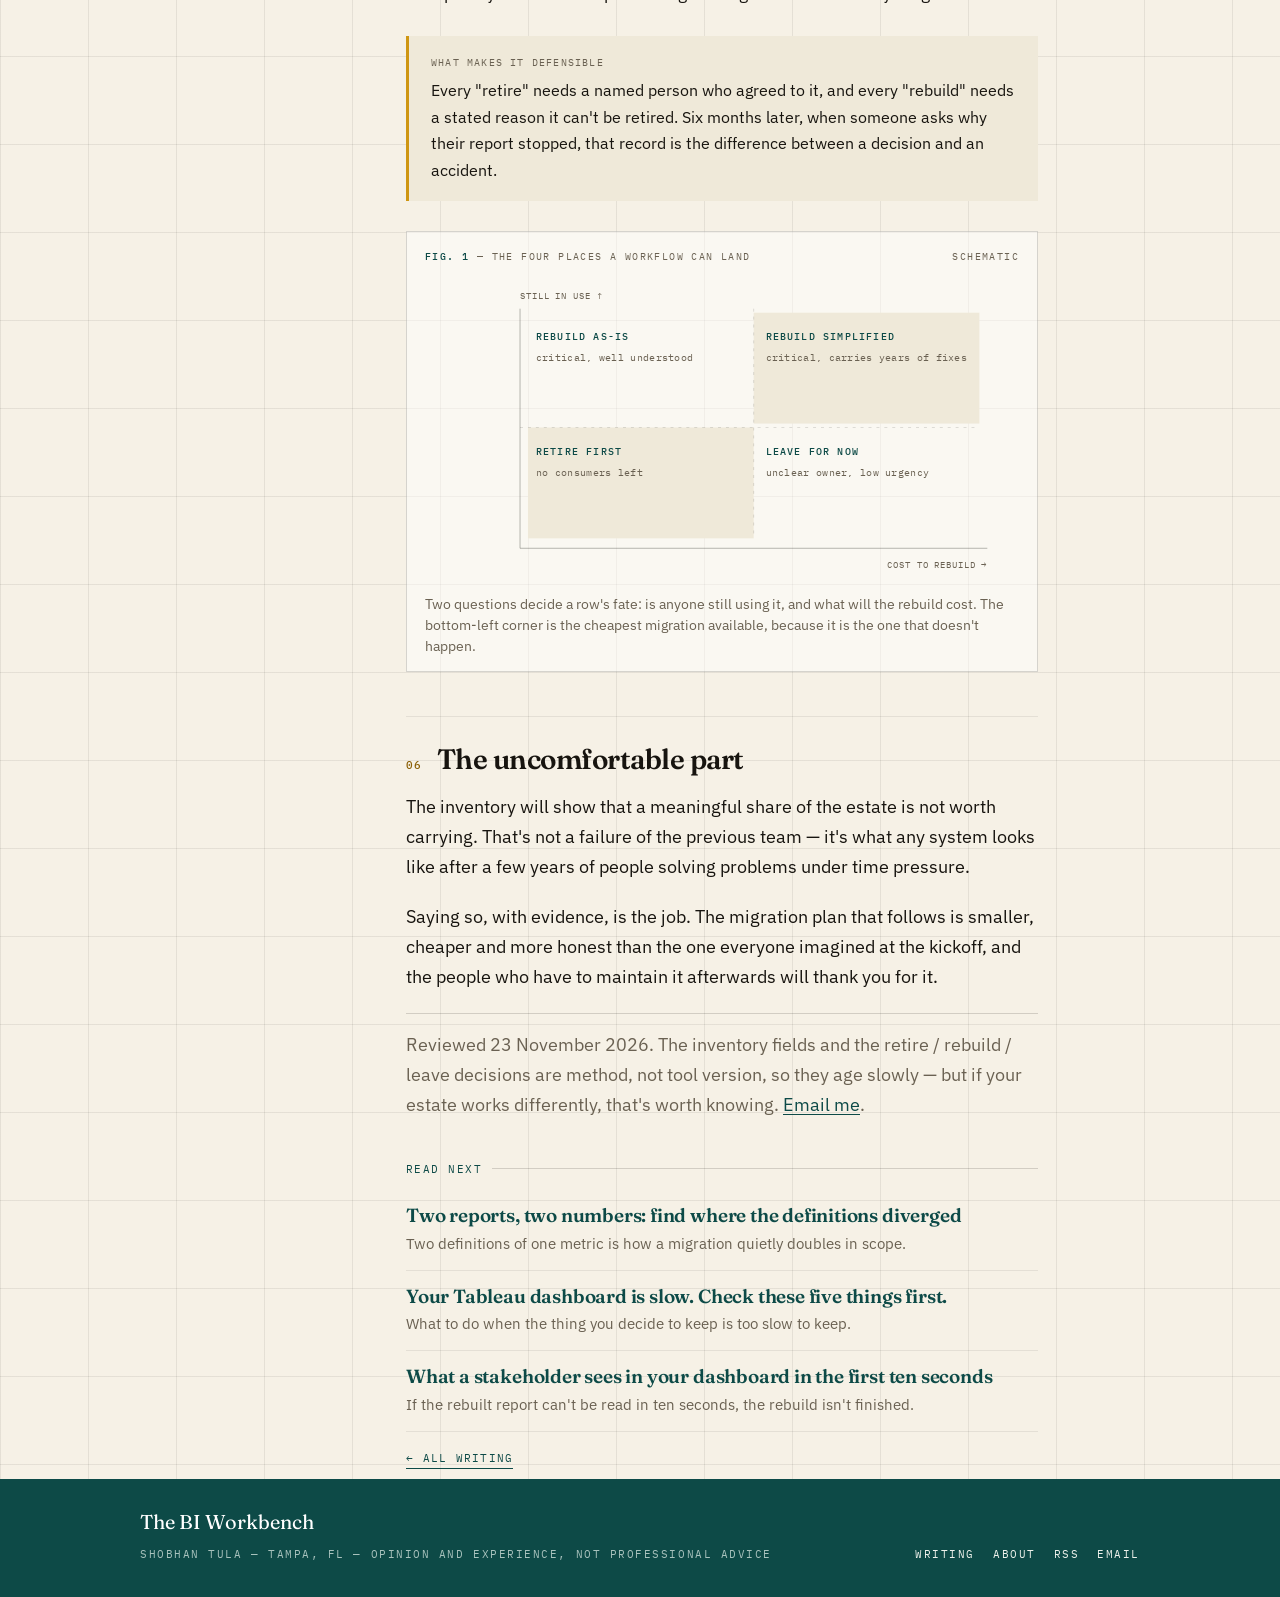
<file: posts/workflow-migration-audit.html>
<!DOCTYPE html>
<html lang="en">
<head>
  <meta charset="utf-8">
  <meta name="viewport" content="width=device-width, initial-scale=1">
  <title>Before you migrate 2,000 workflows, build the inventory — The BI Workbench</title>
  <meta name="description" content="How to inventory and score a large Alteryx or ETL estate before a migration, and why the retire column matters more than the rebuild one.">
  <script type="application/ld+json">{"@context":"https://schema.org","@type":"BlogPosting","headline":"Before you migrate 2,000 workflows, build the inventory","description":"How to inventory and score a large Alteryx or ETL estate before a migration, and why the retire column matters more than the rebuild one.","url":"https://thebiworkbench.com/posts/workflow-migration-audit","mainEntityOfPage":{"@type":"WebPage","@id":"https://thebiworkbench.com/posts/workflow-migration-audit"},"dateModified":"2026-11-23","author":{"@type":"Person","name":"Shobhan Tula","url":"https://thebiworkbench.com/about"},"publisher":{"@type":"Organization","name":"The BI Workbench","url":"https://thebiworkbench.com"},"image":"https://thebiworkbench.com/assets/share-card.png","articleSection":"Migration, Alteryx","inLanguage":"en"}</script>
  <link rel="canonical" href="https://thebiworkbench.com/posts/workflow-migration-audit">
  <link rel="alternate" type="application/rss+xml" title="The BI Workbench" href="/feed.xml">
  <link rel="preconnect" href="https://fonts.googleapis.com">
  <link rel="preconnect" href="https://fonts.gstatic.com" crossorigin>
  <link href="https://fonts.googleapis.com/css2?family=Fraunces:opsz,wght@9..144,400;9..144,600;9..144,700&family=IBM+Plex+Mono:wght@400;500&family=IBM+Plex+Sans:wght@400;500;600&display=swap" rel="stylesheet">
  <link rel="icon" href="/favicon.ico" sizes="any">
  <link rel="icon" href="/assets/icon.svg" type="image/svg+xml">
  <link rel="apple-touch-icon" href="/assets/apple-touch-icon.png">
  <meta property="og:type" content="article">
  <meta property="og:site_name" content="The BI Workbench">
  <meta property="og:title" content="Before you migrate 2,000 workflows, build the inventory — The BI Workbench">
  <meta property="og:description" content="How to inventory and score a large Alteryx or ETL estate before a migration, and why the retire column matters more than the rebuild one.">
  <meta property="og:url" content="https://thebiworkbench.com/posts/workflow-migration-audit">
  <meta name="twitter:card" content="summary_large_image">
  <meta name="twitter:title" content="Before you migrate 2,000 workflows, build the inventory — The BI Workbench">
  <meta name="twitter:description" content="How to inventory and score a large Alteryx or ETL estate before a migration, and why the retire column matters more than the rebuild one.">
  <meta property="og:image" content="https://thebiworkbench.com/assets/og-workflow-migration-audit.png">
  <meta property="og:image:width" content="1200">
  <meta property="og:image:height" content="630">
  <meta property="og:image:alt" content="The BI Workbench: ten years of dashboards, and what actually broke.">
  <link rel="stylesheet" href="/assets/style.css?v=6">
</head>
<body data-post="workflow-migration-audit">
<div class="progress" aria-hidden="true"><span></span></div>
<header class="site-head">
  <div class="inner">
    <a class="lockup" href="/"><span class="mark">BI</span><span class="wordmark">The BI <b>Workbench</b></span></a>
    <nav class="site-nav">
      <a href="/about">About</a>
      <a href="/feed.xml">RSS</a>
      <a href="mailto:tulashobhan@gmail.com">Email</a>
    </nav>
  </div>
</header>
<div class="rule"></div>
<article class="post-grid">
    <aside class="rail">
      <p class="mono rail-label">Migration, Alteryx</p>
      <div class="rail-ticks" aria-hidden="true"></div>
      <nav class="toc" aria-label="Contents">
        <p class="mono toc-label">In this piece</p>
        <ol>
          <li><a href="#s1"><span>01</span>One row per workflow, and nothing you can't fill in</a></li>
          <li><a href="#s2"><span>02</span>What "duplicate" actually means</a></li>
          <li><a href="#s3"><span>03</span>Score complexity on what drives rebuild cost</a></li>
          <li><a href="#s4"><span>04</span>Check usage against the schedule, not the other way round</a></li>
          <li><a href="#s5"><span>05</span>The four decisions</a></li>
          <li><a href="#s6"><span>06</span>The uncomfortable part</a></li>
        </ol>
      </nav>
    </aside>

    <div class="post-body">
      <p class="kicker mono">Article — Migration, Alteryx</p>
      <h1>Before you migrate 2,000 workflows, build the inventory</h1>

      <dl class="specs">
        <div><dt>Reviewed</dt><dd class="teal">23 Nov 2026</dd></div>
        <div><dt>Read</dt><dd>6 min</dd></div>
        <div><dt>Sections</dt><dd>06</dd></div>
        <div><dt>Field</dt><dd>Migration</dd></div>
      </dl>

      <p class="byline"><span class="mark">BI</span><b>Shobhan Tula</b><span>·</span><span>Tampa, FL</span></p>

      <p class="lede">A platform migration usually starts as a copy job in everyone's head: workflows go in one side and come out the other, on a newer tool. It's an appealing plan because it's easy to schedule and easy to describe to a sponsor.</p>

      <details class="toc-mobile">
        <summary>Contents — 06 sections</summary>
        <ol>
          <li><a href="#s1"><span>01</span>One row per workflow, and nothing you can't fill in</a></li>
          <li><a href="#s2"><span>02</span>What "duplicate" actually means</a></li>
          <li><a href="#s3"><span>03</span>Score complexity on what drives rebuild cost</a></li>
          <li><a href="#s4"><span>04</span>Check usage against the schedule, not the other way round</a></li>
          <li><a href="#s5"><span>05</span>The four decisions</a></li>
          <li><a href="#s6"><span>06</span>The uncomfortable part</a></li>
        </ol>
      </details>

<p>It also assumes the old estate is a tidy set of things worth keeping. It almost never is. Years of small requests leave behind duplicates, one-off fixes that became permanent, and workflows whose owner left in 2019. Copying all of it faithfully means paying to carry that mess into the new platform, and then maintaining it there.</p>

  <p>So the first deliverable isn't a plan. It's an inventory.</p>

      <section id="s1">
        <h2><span class="num">01</span>One row per workflow, and nothing you can't fill in</h2>
        <p>The temptation is a 60-column template. Nobody fills in 60 columns, and the blank ones get ignored at the exact moment you need them. Six fields, honestly completed, will carry a migration:</p>

  <ul>
    <li><strong>Owner.</strong> A named person, not a team. "The data team" means nobody.</li>
    <li><strong>Schedule.</strong> How often it runs, and whether it's actually scheduled or run by hand.</li>
    <li><strong>Inputs and outputs.</strong> Source systems, tables, files — and where the result lands.</li>
    <li><strong>Downstream consumers.</strong> Which dashboards, reports or teams read the output. This is the field that decides risk.</li>
    <li><strong>Complexity signals.</strong> Tool count, macros, embedded code, custom connectors.</li>
    <li><strong>Business criticality.</strong> What breaks, for whom, if it doesn't run tomorrow.</li>
  </ul>

  <p>A spreadsheet is the right tool here. The inventory is a working document that three people will edit in a meeting, not a database.</p>

      </section>

      <section id="s2">
        <h2><span class="num">02</span>What "duplicate" actually means</h2>
        <p>This is the judgment call that decides how much of the migration you avoid, and it's where most inventories go soft. Two workflows that read the same source and write the same target are not automatically the same workflow. They may run at different frequencies, apply different filters, or serve different consumers who will notice immediately if the definitions merge.</p>

  <p>The workable test is: <em>would one output, with the union of the logic, satisfy every current consumer?</em> If yes, retire both and build one. If the answer is "probably", it's a no until someone has spoken to the consumers.</p>

      </section>

      <section id="s3">
        <h2><span class="num">03</span>Score complexity on what drives rebuild cost</h2>
        <p>Complexity scoring usually goes wrong by trying to be precise. A score of 73 out of 100 means nothing to the person funding the project, and nothing to the developer who has to hit a date.</p>

  <p>What works is a small set of bands, each tied to a real cause of effort:</p>

  <ul>
    <li><strong>Inputs and outputs</strong> — five sources and three targets is materially more work than one and one.</li>
    <li><strong>Embedded logic</strong> — macros, iterative macros, R or Python tools. These are the ones that have to be rethought rather than re-pointed.</li>
    <li><strong>Non-standard connectors</strong> — anything bespoke or undocumented adds discovery time you can't estimate from the tool count.</li>
    <li><strong>Business logic density</strong> — a workflow with 40 formula tools encodes rules that exist nowhere else. That's the real risk, not the number of tools.</li>
  </ul>

  <p>Three bands — small, medium, large — with a one-line reason attached to each, survives a steering committee. A decimal score does not.</p>

      </section>

      <section id="s4">
        <h2><span class="num">04</span>Check usage against the schedule, not the other way round</h2>
        <p>Scheduler logs tell you a workflow ran. They don't tell you anyone read the output. A daily schedule writing to a table nobody queries looks identical to a critical pipeline.</p>

  <p>Pair every workflow's runtime with its downstream consumers, and ask the owners directly. "Does anyone use this?" gets a more honest answer in a ten-minute conversation than in a form, and it costs less than migrating something nobody wanted.</p>

      </section>

      <section id="s5">
        <h2><span class="num">05</span>The four decisions</h2>
        <p>Every row ends in one of four outcomes, and the split between them is the actual value of the exercise:</p>

  <ol>
    <li><strong>Retire.</strong> No consumers, or superseded by something else. The cheapest migration is the one that doesn't happen.</li>
    <li><strong>Rebuild as-is.</strong> Critical, well understood, no reason to change the logic mid-migration.</li>
    <li><strong>Rebuild simplified.</strong> The workflow carries years of accumulated fixes; the rebuild is the chance to drop the ones nobody can explain.</li>
    <li><strong>Leave for now.</strong> High complexity, low urgency, unclear ownership. Naming these explicitly is better than pretending the migration covers everything.</li>
  </ol>

  <div class="note">
    <span class="note-label">What makes it defensible</span>
    <p>Every "retire" needs a named person who agreed to it, and every "rebuild" needs a stated reason it can't be retired. Six months later, when someone asks why their report stopped, that record is the difference between a decision and an accident.</p>
  </div>
      <figure class="fig">
        <p class="fig-label mono"><span><b>Fig. 1</b> — The four places a workflow can land</span><span>Schematic</span></p>
        <svg viewBox="0 0 600 306" role="img" aria-label="A two by two grid. Across: cost to rebuild. Up: anyone still using it. Rebuild as-is in the top left, rebuild simplified in the top right, retire first in the bottom left, leave for now in the bottom right." font-family="IBM Plex Mono, monospace"><g><rect x="332" y="34" width="228" height="112" fill="#efe9d9"/><rect x="104" y="150" width="228" height="112" fill="#efe9d9"/><line x1="96" y1="30" x2="96" y2="272" stroke="rgba(23,20,15,.30)" stroke-width="1"/><line x1="96" y1="272" x2="568" y2="272" stroke="rgba(23,20,15,.30)" stroke-width="1"/><text x="568" y="292" font-size="9" fill="#6a6152" text-anchor="end" font-weight="400" letter-spacing="0.9">COST TO REBUILD →</text><text x="96" y="20" font-size="9" fill="#6a6152" text-anchor="start" font-weight="400" letter-spacing="0.9">STILL IN USE ↑</text><line x1="332" y1="30" x2="332" y2="262" stroke="rgba(23,20,15,.13)" stroke-width="1" stroke-dasharray="3 5"/><line x1="96" y1="150" x2="560" y2="150" stroke="rgba(23,20,15,.13)" stroke-width="1" stroke-dasharray="3 5"/><text x="112" y="62" font-size="10" fill="#0d4a47" text-anchor="start" font-weight="500" letter-spacing="1.2">REBUILD AS-IS</text><text x="112" y="83" font-size="10.5" fill="#6a6152" text-anchor="start" font-weight="400" letter-spacing="0.3">critical, well understood</text><text x="344" y="62" font-size="10" fill="#0d4a47" text-anchor="start" font-weight="500" letter-spacing="1.2">REBUILD SIMPLIFIED</text><text x="344" y="83" font-size="10.5" fill="#6a6152" text-anchor="start" font-weight="400" letter-spacing="0.3">critical, carries years of fixes</text><text x="112" y="178" font-size="10" fill="#0d4a47" text-anchor="start" font-weight="500" letter-spacing="1.2">RETIRE FIRST</text><text x="112" y="199" font-size="10.5" fill="#6a6152" text-anchor="start" font-weight="400" letter-spacing="0.3">no consumers left</text><text x="344" y="178" font-size="10" fill="#0d4a47" text-anchor="start" font-weight="500" letter-spacing="1.2">LEAVE FOR NOW</text><text x="344" y="199" font-size="10.5" fill="#6a6152" text-anchor="start" font-weight="400" letter-spacing="0.3">unclear owner, low urgency</text></g></svg>
        <figcaption class="fig-note">Two questions decide a row's fate: is anyone still using it, and what will the rebuild cost. The bottom-left corner is the cheapest migration available, because it is the one that doesn't happen.</figcaption>
      </figure>
      </section>

      <section id="s6">
        <h2><span class="num">06</span>The uncomfortable part</h2>
        <p>The inventory will show that a meaningful share of the estate is not worth carrying. That's not a failure of the previous team — it's what any system looks like after a few years of people solving problems under time pressure.</p>

  <p>Saying so, with evidence, is the job. The migration plan that follows is smaller, cheaper and more honest than the one everyone imagined at the kickoff, and the people who have to maintain it afterwards will thank you for it.</p>

      </section>

      <p class="review-line">Reviewed 23 November 2026. The inventory fields and the retire / rebuild / leave decisions are method, not tool version, so they age slowly — but if your estate works differently, that's worth knowing. <a href="mailto:tulashobhan@gmail.com">Email me</a>.</p>

      <div class="read-next">
        <p class="label">Read next</p>
        <ul>
        <li><a href="/posts/why-two-reports-disagree">Two reports, two numbers: find where the definitions diverged</a><span>Two definitions of one metric is how a migration quietly doubles in scope.</span></li>
        <li><a href="/posts/tableau-performance">Your Tableau dashboard is slow. Check these five things first.</a><span>What to do when the thing you decide to keep is too slow to keep.</span></li>
        <li><a href="/posts/dashboard-first-ten-seconds">What a stakeholder sees in your dashboard in the first ten seconds</a><span>If the rebuilt report can't be read in ten seconds, the rebuild isn't finished.</span></li>
        </ul>
        <a class="all" href="/">&larr; All writing</a>
      </div>
    </div>
  </article>

<footer class="site-foot">
  <div class="inner">
    <div>
      <p class="big">The BI Workbench</p>
      <p class="mono">Shobhan Tula — Tampa, FL — Opinion and experience, not professional advice</p>
    </div>
    <nav class="mono">
      <a href="/">Writing</a>
      <a href="/about">About</a>
      <a href="/feed.xml">RSS</a>
      <a href="mailto:tulashobhan@gmail.com">Email</a>
    </nav>
  </div>
</footer>
<script>
(function () {
  var bar = document.querySelector('.progress span');
  function paint() {
    if (!bar) return;
    var root = document.documentElement;
    var max = root.scrollHeight - root.clientHeight;
    bar.style.transform = 'scaleX(' + (max > 0 ? Math.min(1, root.scrollTop / max) : 0) + ')';
  }
  window.addEventListener('scroll', paint, { passive: true });
  window.addEventListener('resize', paint);
  paint();

  var links = [].slice.call(document.querySelectorAll('.toc a'));
  var targets = links.map(function (a) {
    return document.getElementById(a.getAttribute('href').slice(1));
  });
  if (links.length && 'IntersectionObserver' in window) {
    var seen = [];
    var io = new IntersectionObserver(function (entries) {
      entries.forEach(function (e) {
        var i = targets.indexOf(e.target);
        if (i < 0) return;
        if (e.isIntersecting) {
          if (seen.indexOf(i) < 0) seen.push(i);
        } else {
          seen = seen.filter(function (n) { return n !== i; });
        }
      });
      var active = seen.length ? Math.min.apply(null, seen) : -1;
      links.forEach(function (a, i) { a.classList.toggle('on', i === active); });
    }, { rootMargin: '-80px 0px -60% 0px', threshold: 0 });
    targets.forEach(function (t) { if (t) io.observe(t); });
  }

  var post = document.body.getAttribute('data-post');
  var ticks = [].slice.call(document.querySelectorAll('.tick'));
  if (!post || !ticks.length) return;
  var key = 'biwb-checks-' + post;
  var count = document.querySelector('[data-tick-count]');
  function load() {
    try { return JSON.parse(localStorage.getItem(key) || '[]'); } catch (e) { return []; }
  }
  function save(v) {
    try { localStorage.setItem(key, JSON.stringify(v)); } catch (e) {}
  }
  function paintTicks() {
    var done = load();
    ticks.forEach(function (b) {
      var on = done.indexOf(b.getAttribute('data-id')) > -1;
      b.classList.toggle('done', on);
      b.setAttribute('aria-pressed', on ? 'true' : 'false');
      b.parentNode.parentNode.classList.toggle('done', on);
    });
    if (count) count.textContent = done.length + ' of ' + ticks.length;
  }
  ticks.forEach(function (b) {
    b.addEventListener('click', function () {
      var done = load();
      var id = b.getAttribute('data-id');
      var at = done.indexOf(id);
      if (at > -1) { done.splice(at, 1); } else { done.push(id); }
      save(done);
      paintTicks();
    });
  });
  paintTicks();
})();
</script>
</body>
</html>
</file>
<file: assets/style.css>
/* The BI Workbench — stylesheet v6
   Type: Fraunces (display) / IBM Plex Mono (labels) / IBM Plex Sans (text)
   Colour: paper, ink, deep teal, mustard */

:root {
  --paper: #f6f1e6;
  --ink: #17140f;
  --muted: #6a6152;
  --teal: #0d4a47;
  --teal-soft: #42706a;
  --mustard: #cf9612;
  --mustard-ink: #8a5f05;
  --line: rgba(23, 20, 15, .16);
  --soft: rgba(23, 20, 15, .08);
  --tint: #efe9d9;
  --serif: "Fraunces", Georgia, "Iowan Old Style", "Times New Roman", serif;
  --mono: "IBM Plex Mono", ui-monospace, SFMono-Regular, Menlo, monospace;
  --sans: "IBM Plex Sans", -apple-system, BlinkMacSystemFont, "Segoe UI", Roboto, Helvetica, Arial, sans-serif;
}

* { box-sizing: border-box; }

html {
  -webkit-text-size-adjust: 100%;
  scroll-behavior: smooth;
  scroll-padding-top: 84px;
}

body {
  margin: 0;
  color: var(--ink);
  background-color: var(--paper);
  background-image:
    linear-gradient(var(--soft) 1px, transparent 1px),
    linear-gradient(90deg, var(--soft) 1px, transparent 1px);
  background-size: 88px 88px;
  font: 17px/1.7 var(--sans);
  -webkit-font-smoothing: antialiased;
}

img, svg { max-width: 100%; }

a { color: var(--teal); text-underline-offset: 3px; text-decoration-thickness: 1px; }
a:hover { color: var(--ink); }

:focus-visible { outline: 2px solid var(--teal); outline-offset: 3px; }

.mono {
  font-family: var(--mono);
  font-size: 11px;
  letter-spacing: .14em;
  text-transform: uppercase;
  font-weight: 400;
}

.wrap { max-width: 1080px; margin: 0 auto; padding: 0 40px; }

/* ---------- progress line ---------- */
.progress {
  position: fixed; inset: 0 0 auto 0; height: 2px; z-index: 60;
  background: transparent; pointer-events: none;
}
.progress span {
  display: block; height: 100%; background: var(--teal);
  transform: scaleX(0); transform-origin: 0 50%;
  transition: transform .1s linear;
}

/* ---------- header ---------- */
.site-head {
  position: sticky; top: 0; z-index: 40;
  background: var(--paper);
  border-bottom: 1px solid var(--line);
}
.site-head .inner {
  max-width: 1080px; margin: 0 auto; padding: 14px 40px;
  display: flex; align-items: center; justify-content: space-between; gap: 20px;
}
.rule { height: 3px; background: var(--teal); }

.lockup { display: flex; align-items: center; gap: 10px; text-decoration: none; color: inherit; }
.mark {
  width: 26px; height: 26px; border: 1.5px solid var(--teal); color: var(--teal);
  display: grid; place-items: center; flex: none;
  font-family: var(--mono); font-size: 10px; letter-spacing: .06em;
}
.wordmark {
  font-family: var(--mono); font-size: 13px; letter-spacing: .1em;
  text-transform: uppercase; color: var(--ink);
}
.wordmark b { color: var(--teal); font-weight: 500; }

.site-nav { display: flex; align-items: center; gap: 24px; }
.site-nav a {
  font-family: var(--mono); font-size: 11px; letter-spacing: .14em;
  text-transform: uppercase; color: var(--muted); text-decoration: none;
  padding-bottom: 2px; border-bottom: 1px solid transparent;
}
.site-nav a:hover { color: var(--teal); }
.site-nav a[aria-current="page"] { color: var(--teal); border-bottom-color: var(--teal); }

/* ---------- home: opening ---------- */
.opening {
  display: grid; grid-template-columns: minmax(0, 1fr) 288px; gap: 56px;
  padding: 44px 0 46px;
}
.labeltag {
  display: inline-flex; align-items: center; gap: 10px; color: var(--teal);
  margin: 0 0 16px;
}
.labeltag::before { content: ""; width: 32px; height: 1px; background: var(--teal); }

.opening h1 {
  font-family: var(--serif); font-weight: 600; font-size: 49px; line-height: 1.03;
  letter-spacing: -.032em; margin: 0 0 20px; max-width: 24ch;
}
.opening h1 a { color: inherit; text-decoration: none; }
.opening h1 a:hover { color: var(--teal); }
.opening .lede {
  font-family: var(--serif); font-size: 19px; line-height: 1.55;
  color: #241f17; margin: 0 0 18px; max-width: 62ch;
}
.opening .prose p { font-size: 16.5px; line-height: 1.72; margin: 0 0 18px; max-width: 62ch; }
.continue {
  display: flex; align-items: baseline; gap: 14px; color: var(--teal);
  border-top: 1px solid var(--line); padding-top: 16px; margin: 24px 0 0;
  text-decoration: none; font-weight: 500;
}
.continue .mid { color: var(--muted); font-family: var(--mono); font-size: 11px; letter-spacing: .12em; text-transform: uppercase; }
.continue:hover { color: var(--ink); }

.rail { border-left: 1px solid var(--line); padding-left: 28px; }
.rail .box { border-top: 1.5px solid var(--ink); padding-top: 12px; margin-bottom: 26px; }
.rail .box h2 { font-family: var(--mono); font-size: 11px; letter-spacing: .14em; text-transform: uppercase; color: var(--teal); margin: 0 0 10px; font-weight: 500; }
.spec-row {
  display: flex; justify-content: space-between; gap: 14px; padding: 9px 0;
  border-bottom: 1px solid var(--soft); font-size: 13.5px;
}
.spec-row span:first-child {
  font-family: var(--mono); font-size: 9.5px; letter-spacing: .12em;
  text-transform: uppercase; color: var(--muted); padding-top: 3px;
}
.spec-row b { color: var(--teal); font-weight: 500; }
.rail .next { color: var(--muted); margin: 0; line-height: 1.85; font-size: 11px; }
.rail .next b { color: var(--ink); font-weight: 500; }

/* ---------- home: index ---------- */
.contents { border-top: 1px solid var(--line); padding-bottom: 8px; }
.contents-head {
  display: flex; justify-content: space-between; align-items: baseline;
  padding: 18px 0 10px; color: var(--muted);
}
.contents-head b { color: var(--teal); font-weight: 500; }

.entry {
  display: grid; grid-template-columns: 66px minmax(0, 1fr) 26px; gap: 20px;
  align-items: start; padding: 24px 0 22px; border-bottom: 1px solid var(--line);
  text-decoration: none; color: inherit;
}
.entry .n { font-family: var(--mono); font-size: 12px; letter-spacing: .1em; color: var(--teal); padding-top: 12px; }
.entry h2 {
  font-family: var(--serif); font-weight: 600; font-size: 37px; line-height: 1.06;
  letter-spacing: -.03em; margin: 0; max-width: 32ch;
}
.entry:hover h2 { color: var(--teal); }
.entry .meta { color: var(--muted); margin: 10px 0 0; }
.entry .meta b { color: var(--teal); font-weight: 500; }
.entry .arrow { color: var(--teal); font-size: 19px; text-align: right; padding-top: 8px; }
.entry .summary { margin: 10px 0 0; font-size: 15.5px; color: #3b352c; max-width: 60ch; }
.here-tag {
  font-family: var(--mono); font-size: 9px; letter-spacing: .14em; text-transform: uppercase;
  color: var(--ink); background: var(--mustard); padding: 3px 7px; margin-left: 10px; vertical-align: 4px;
  white-space: nowrap;
}

/* ---------- home: what this is ---------- */
.about { display: grid; grid-template-columns: 1.4fr 1fr; gap: 56px; padding: 38px 0 52px; }
.about .label { color: var(--teal); margin: 0 0 10px; }
.about .blurb p { font-size: 16px; line-height: 1.7; color: #3b352c; margin: 0 0 14px; max-width: 56ch; }
.about a.more {
  color: var(--teal); text-decoration: none; border-bottom: 1px solid var(--teal);
  font-family: var(--mono); font-size: 10px; letter-spacing: .12em; text-transform: uppercase;
}
.spec-mini { list-style: none; margin: 0; padding: 0; border-top: 1px solid var(--line); }
.spec-mini li {
  display: flex; justify-content: space-between; gap: 16px; padding: 11px 0;
  border-bottom: 1px solid var(--soft); font-size: 13.5px;
}
.spec-mini b {
  font-family: var(--mono); font-size: 10px; letter-spacing: .11em;
  text-transform: uppercase; color: var(--teal); font-weight: 500;
}

/* ---------- footer ---------- */
.site-foot { background: var(--teal); color: #eef2ec; padding: 26px 0 34px; }
.site-foot .inner {
  max-width: 1080px; margin: 0 auto; padding: 0 40px;
  display: flex; justify-content: space-between; gap: 24px; align-items: flex-end;
}
.site-foot .big { font-family: var(--serif); font-size: 20px; color: #fff; margin: 0 0 6px; }
.site-foot .mono { color: #a8c2bd; margin: 0; }
.site-foot nav { display: flex; gap: 18px; flex-wrap: wrap; }
.site-foot nav a { color: #eef2ec; text-decoration: none; }
.site-foot nav a:hover { color: #fff; border-bottom: 1px solid #fff; }

/* ---------- article ---------- */
.post-grid {
  display: grid; grid-template-columns: 248px minmax(0, 1fr);
  max-width: 1140px; margin: 0 auto; padding: 0 40px;
}
.rail {
  border-right: 1px solid var(--line); padding: 40px 24px 40px 0;
  position: sticky; top: 78px; align-self: start; max-height: calc(100vh - 96px);
  overflow-y: auto;
}
.rail-label { color: var(--teal); margin: 0 0 18px; }
.rail-ticks {
  height: 120px; width: 12px; margin: 0 0 22px;
  background-image: repeating-linear-gradient(to bottom, var(--line) 0 1px, transparent 1px 12px);
}
.toc-label { color: var(--muted); margin: 0 0 10px; }
.toc ol { list-style: none; margin: 0 0 24px; padding: 0; }
.toc li { margin: 0 0 2px; }
.toc a {
  display: grid; grid-template-columns: 26px 1fr; gap: 8px;
  padding: 5px 0; font-size: 13.5px; line-height: 1.35;
  color: var(--muted); text-decoration: none; border-left: 2px solid transparent;
  padding-left: 8px;
}
.toc a span { font-family: var(--mono); font-size: 9.5px; letter-spacing: .08em; color: var(--teal-soft); padding-top: 3px; }
.toc a:hover { color: var(--ink); }
.toc a.on { color: var(--teal); border-left-color: var(--teal); }
.toc a.on span { color: var(--teal); }
.rail .rail-note { color: var(--muted); margin: 0 0 10px; font-size: 10px;}
.rail .rail-tick { color: var(--muted); font-size: 10px; margin: 0; }
.rail .rail-tick b { color: var(--teal); font-weight: 500; }

.post-body { max-width: 68ch; padding: 38px 0 8px 48px; }

.kicker { display: flex; align-items: center; gap: 12px; color: var(--teal); margin: 0 0 14px; }
.kicker::before { content: ""; width: 26px; height: 1px; background: var(--teal); flex: none; }

.post-body h1 {
  font-family: var(--serif); font-weight: 600; font-size: 52px; line-height: 1.02;
  letter-spacing: -.03em; margin: 0 0 26px;
}

.specs {
  display: grid; grid-template-columns: repeat(4, minmax(0, 1fr));
  border-top: 1.5px solid var(--ink); border-bottom: 1px solid var(--line);
  margin: 0 0 20px; padding: 0;
}
.specs div { padding: 11px 12px 12px 0; min-width: 0; }
.specs div + div { border-left: 1px solid var(--soft); padding-left: 14px; }
.specs dt {
  font-family: var(--mono); font-size: 9px; letter-spacing: .12em; text-transform: uppercase;
  color: var(--muted); margin: 0 0 5px;
}
.specs dd { margin: 0; font-size: 13px; font-weight: 500; overflow-wrap: break-word; }
.specs dd.teal { color: var(--teal); }

.byline {
  display: flex; align-items: center; flex-wrap: wrap; gap: 6px 10px; margin: 0 0 26px;
  font-family: var(--mono); font-size: 10.5px; letter-spacing: .1em; text-transform: uppercase;
  color: var(--muted);
}
.byline .mark { width: 22px; height: 22px; font-size: 9px; }
.byline b { color: var(--ink); font-weight: 500; letter-spacing: .08em; }
.byline a { color: var(--muted); text-decoration: none; border-bottom: 1px solid var(--line); }
.byline a:hover { color: var(--teal); }

.lede {
  font-family: var(--serif); font-weight: 400; font-size: 21px; line-height: 1.5;
  color: #221d15; margin: 0 0 26px;
}

.post-body p { font-size: 17.5px; line-height: 1.72; margin: 0 0 20px; }
.post-body strong { font-weight: 600; }
.post-body em { font-style: italic; }
.post-body code {
  font-family: var(--mono); font-size: .86em; background: var(--tint);
  padding: 1px 5px; border-radius: 2px;
}
.post-body ul, .post-body ol { margin: 0 0 22px; padding-left: 1.2em; }
.post-body li { margin: 0 0 10px; font-size: 17px; line-height: 1.65; }
.post-body li strong { font-weight: 600; }

.post-body section { scroll-margin-top: 84px; }
.post-body h2 {
  font-family: var(--serif); font-weight: 600; font-size: 28px; line-height: 1.18;
  letter-spacing: -.018em; margin: 44px 0 16px;
  display: flex; gap: 14px; align-items: baseline;
}
.post-body h2 .num {
  font-family: var(--mono); font-size: 11px; letter-spacing: .12em;
  color: var(--mustard-ink); font-weight: 500; flex: none;
}
.post-body section + section h2 { border-top: 1px solid var(--soft); padding-top: 26px; }

/* tickable checks */
.tick {
  display: inline-flex; align-items: center; justify-content: center;
  align-self: flex-start;
  width: 22px; height: 22px; margin: 5px 12px 0 0; flex: none; padding: 0;
  border: 1.5px solid var(--teal-soft); background: transparent; color: transparent;
  cursor: pointer; vertical-align: 4px; font-size: 12px; line-height: 1;
  border-radius: 1px;
}
.tick::after { content: "✓"; }
.tick:hover { border-color: var(--teal); background: rgba(13, 74, 71, .07); }
.tick.done { background: var(--teal); border-color: var(--teal); color: #fff; }
.post-body section.done h2 { color: var(--muted); text-decoration: line-through; text-decoration-thickness: 1px; }

/* note callout */
.note {
  background: var(--tint); border-left: 3px solid var(--mustard);
  padding: 18px 22px; margin: 28px 0;
}
.note .note-label {
  display: block; font-family: var(--mono); font-size: 10px; letter-spacing: .12em;
  text-transform: uppercase; color: var(--muted); margin: 0 0 6px;
}
.note p { margin: 0; font-size: 16px; line-height: 1.65; }

.review-line {
  font-size: 14px; line-height: 1.6; color: var(--muted);
  margin: 34px 0 0; padding-top: 16px; border-top: 1px solid var(--line);
}

/* figures */
.fig {
  margin: 30px 0 32px; border: 1px solid var(--line);
  background: rgba(255, 255, 255, .45); padding: 16px 18px 14px;
}
.post-body .fig-label {
  display: flex; justify-content: space-between; gap: 14px; flex-wrap: wrap;
  color: var(--muted); margin: 0 0 14px; font-size: 10px;
}
.post-body .fig-label b { color: var(--teal); font-weight: 500; }
.post-body .fig svg { display: block; width: 100%; height: auto; }
.post-body .fig-note {
  margin: 12px 0 0; font-size: 13.5px; line-height: 1.55; color: var(--muted);
}

/* read next */
.read-next { margin: 40px 0 0; }
.read-next .label {
  font-family: var(--mono); font-size: 10.5px; letter-spacing: .14em; text-transform: uppercase;
  color: var(--teal); margin: 0 0 12px;
  display: flex; align-items: center; gap: 10px;
}
.read-next .label::after { content: ""; flex: 1; height: 1px; background: var(--line); }
.read-next ul { list-style: none; padding: 0; margin: 0; }
.read-next li { padding: 14px 0; border-bottom: 1px solid var(--soft); margin: 0; }
.read-next li a {
  font-family: var(--serif); font-size: 19px; font-weight: 600; letter-spacing: -.01em;
  text-decoration: none; display: block; line-height: 1.25;
}
.read-next li a:hover { color: var(--teal); text-decoration: underline; }
.read-next li span { display: block; color: var(--muted); font-size: 14.5px; margin-top: 4px; }
.read-next .all {
  display: inline-block; margin-top: 18px; font-family: var(--mono); font-size: 10.5px;
  letter-spacing: .12em; text-transform: uppercase; text-decoration: none;
  border-bottom: 1px solid var(--teal);
}

/* mobile contents */
.toc-mobile { display: none; margin: 0 0 26px; border-top: 1px solid var(--line); border-bottom: 1px solid var(--line); }
.toc-mobile summary {
  cursor: pointer; padding: 12px 0; font-family: var(--mono); font-size: 10.5px;
  letter-spacing: .14em; text-transform: uppercase; color: var(--teal);
}
.toc-mobile ol { list-style: none; margin: 0 0 12px; padding: 0; }
.toc-mobile li { margin: 0 0 6px; font-size: 14px; }
.toc-mobile a { text-decoration: none; color: var(--muted); }
.toc-mobile a:hover { color: var(--teal); }

/* ---------- about page ---------- */
.page-body { max-width: 68ch; margin: 0 auto; padding: 44px 40px 20px; }
.page-body h1 {
  font-family: var(--serif); font-weight: 600; font-size: 52px; line-height: 1.02;
  letter-spacing: -.03em; margin: 0 0 18px;
}
.page-body h2 {
  font-family: var(--serif); font-weight: 600; font-size: 28px; letter-spacing: -.018em;
  margin: 40px 0 14px; display: flex; gap: 14px; align-items: baseline;
}
.page-body h2 .num { font-family: var(--mono); font-size: 11px; letter-spacing: .12em; color: var(--mustard-ink); font-weight: 500; }
.page-body p { font-size: 17.5px; line-height: 1.72; margin: 0 0 20px; }
.page-body ul { margin: 0 0 22px; padding-left: 1.2em; }
.page-body li { font-size: 17px; line-height: 1.65; margin: 0 0 10px; }
.page-body .post-meta { font-family: var(--mono); font-size: 10.5px; letter-spacing: .1em; text-transform: uppercase; color: var(--muted); margin: 0 0 30px; padding-bottom: 18px; border-bottom: 1px solid var(--line); }

/* ---------- 404 ---------- */
.notfound { padding: 56px 0 20px; }
.notfound h1 { font-family: var(--serif); font-weight: 600; font-size: 56px; line-height: 1.0; letter-spacing: -.03em; margin: 0 0 16px; }
.notfound .lede { max-width: 52ch; margin: 0 0 34px; }
.notfound .toc-label { color: var(--muted); margin: 0 0 4px; }
.notfound .entry { display: block; padding: 16px 0 14px; }
.notfound .entry h2 { font-size: 26px; line-height: 1.15; max-width: 40ch; }
.notfound .entry .meta { margin: 6px 0 0; }

/* ---------- responsive ---------- */
@media (max-width: 1000px) {
  .post-grid { grid-template-columns: minmax(0, 1fr); padding: 0 20px; }
  .rail { display: none; }
  .post-body { max-width: 68ch; padding: 30px 0 8px; margin: 0 auto; }
  .toc-mobile { display: block; }
  .post-body h1 { font-size: 38px; }
  .specs { grid-template-columns: repeat(2, minmax(0, 1fr)); }
  .specs div:nth-child(3) { border-left: none; padding-left: 0; }
  .specs div:nth-child(n+3) { border-top: 1px solid var(--soft); }
}

@media (max-width: 860px) {
  body { font-size: 17px; }
  .wrap { padding: 0 20px; }
  .site-head .inner { padding: 11px 20px; gap: 12px; }
  .wordmark { font-size: 10.5px; letter-spacing: .07em; }
  .site-nav { gap: 13px; }
  .site-nav a { font-size: 10px; letter-spacing: .08em; }
  .continue { flex-wrap: wrap; gap: 8px; }
  .byline > span:not(.mark) { display: none; }
  .continue .mid { display: none; }
  .byline { font-size: 10px; }
  .tick { margin-top: 2px; }
  .opening { grid-template-columns: minmax(0, 1fr); gap: 0; padding: 28px 20px 34px; }
  .opening h1 { font-size: 31px; line-height: 1.06; margin: 14px 0 16px; max-width: none; }
  .opening .lede { font-size: 17px; }
  .opening .prose p { font-size: 16px; }
  .rail { border-left: 0; border-top: 1px solid var(--line); padding: 20px 0 0; margin-top: 26px; }
  .contents-head { font-size: 10px; }
  .entry { grid-template-columns: 32px minmax(0, 1fr); gap: 12px; padding: 20px 0 18px; }
  .entry h2 { font-size: 23px; line-height: 1.12; max-width: none; }
  .entry .arrow { display: none; }
  .entry .n { font-size: 10px; padding-top: 6px; }
  .here-tag { margin-left: 6px; }
  .about { grid-template-columns: minmax(0, 1fr); gap: 26px; padding: 28px 20px 40px; }
  .site-foot { padding: 22px 0 28px; }
  .site-foot .inner { flex-direction: column; align-items: flex-start; gap: 12px; padding: 0 20px; }
  .site-foot .big { font-size: 18px; }
  .post-body h1, .page-body h1 { font-size: 31px; }
  .post-body p, .page-body p { font-size: 17px; }
  .lede { font-size: 18.5px; }
  .post-body h2, .page-body h2 { font-size: 23px; }
  .page-body { padding: 30px 20px 16px; }
  .notfound { padding: 36px 20px 16px; }
  .notfound h1 { font-size: 36px; }
}

@media (max-width: 520px) {
  .site-nav a[href^="mailto"] { display: none; }
  .wordmark { font-size: 10px; letter-spacing: .05em; }
  .mark { width: 22px; height: 22px; font-size: 9px; }
}

@media (prefers-reduced-motion: reduce) {
  html { scroll-behavior: auto; }
  .progress span { transition: none; }
}
</file>
